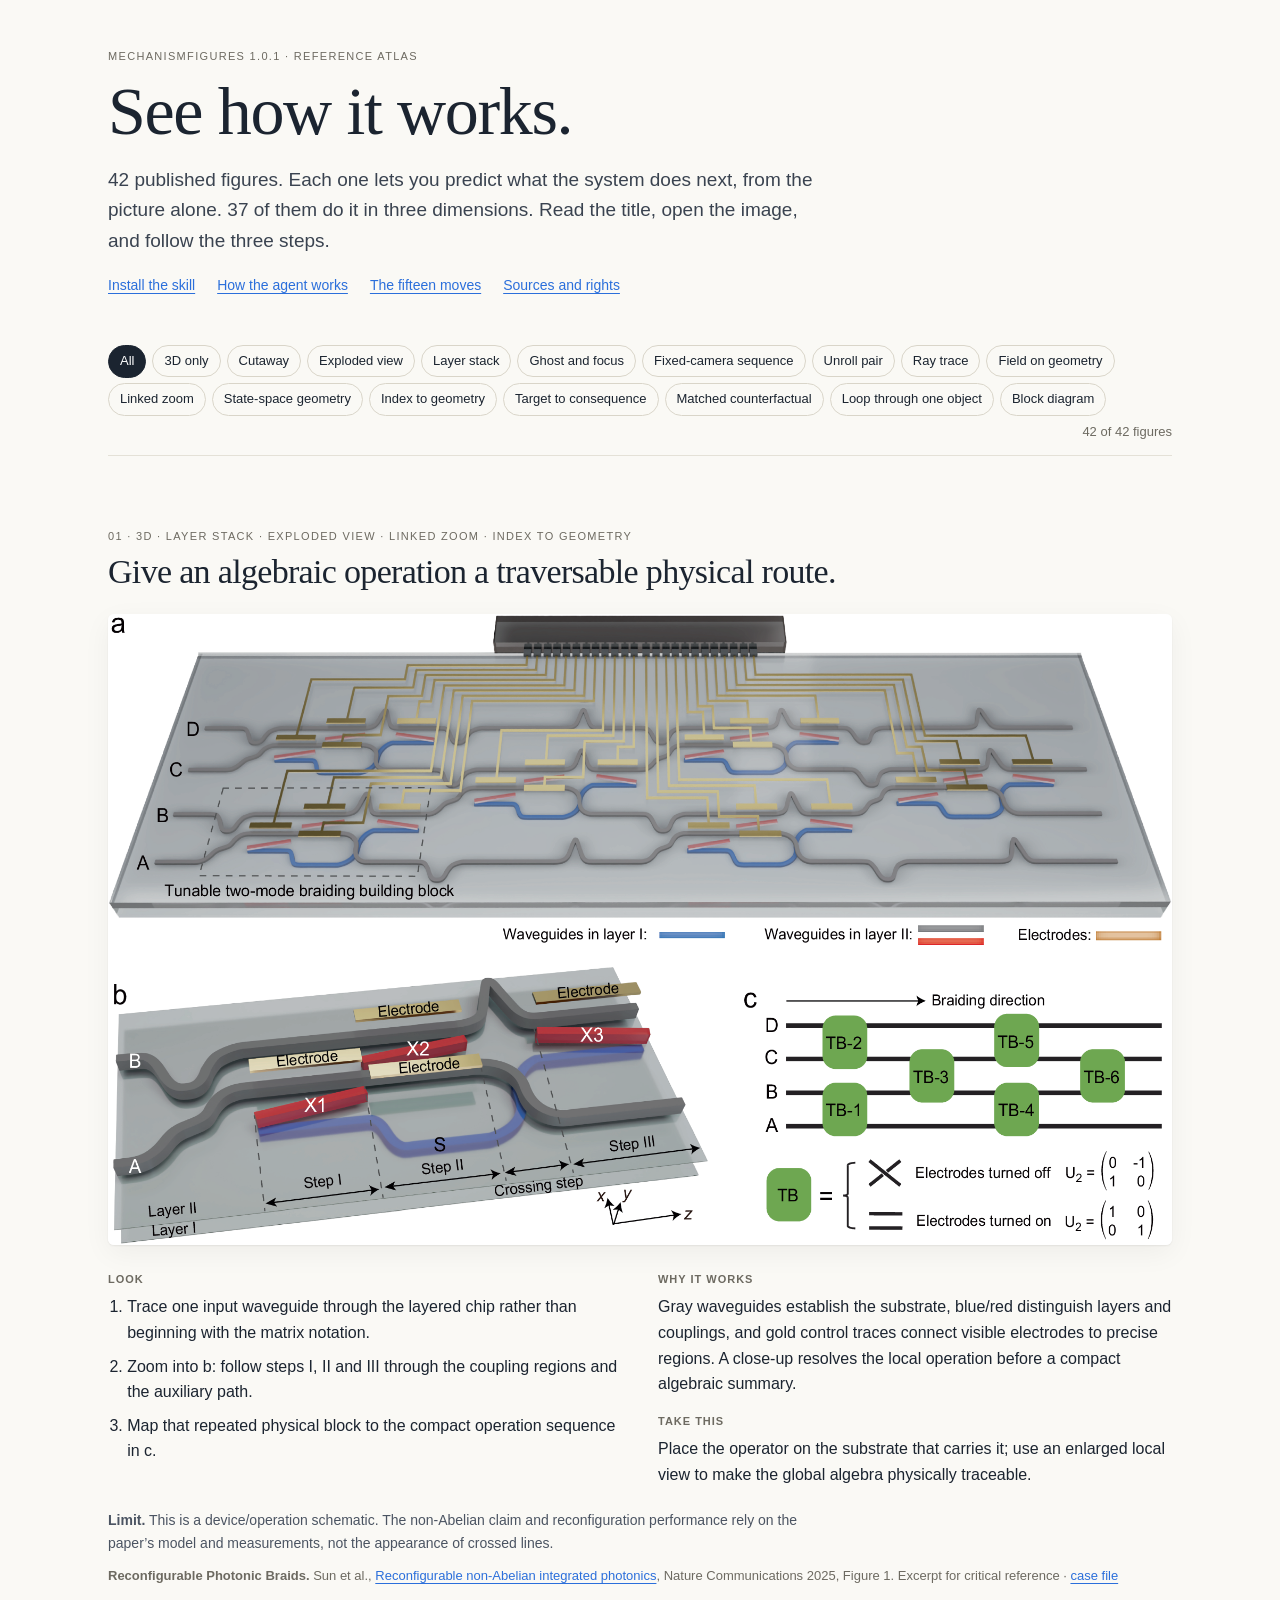
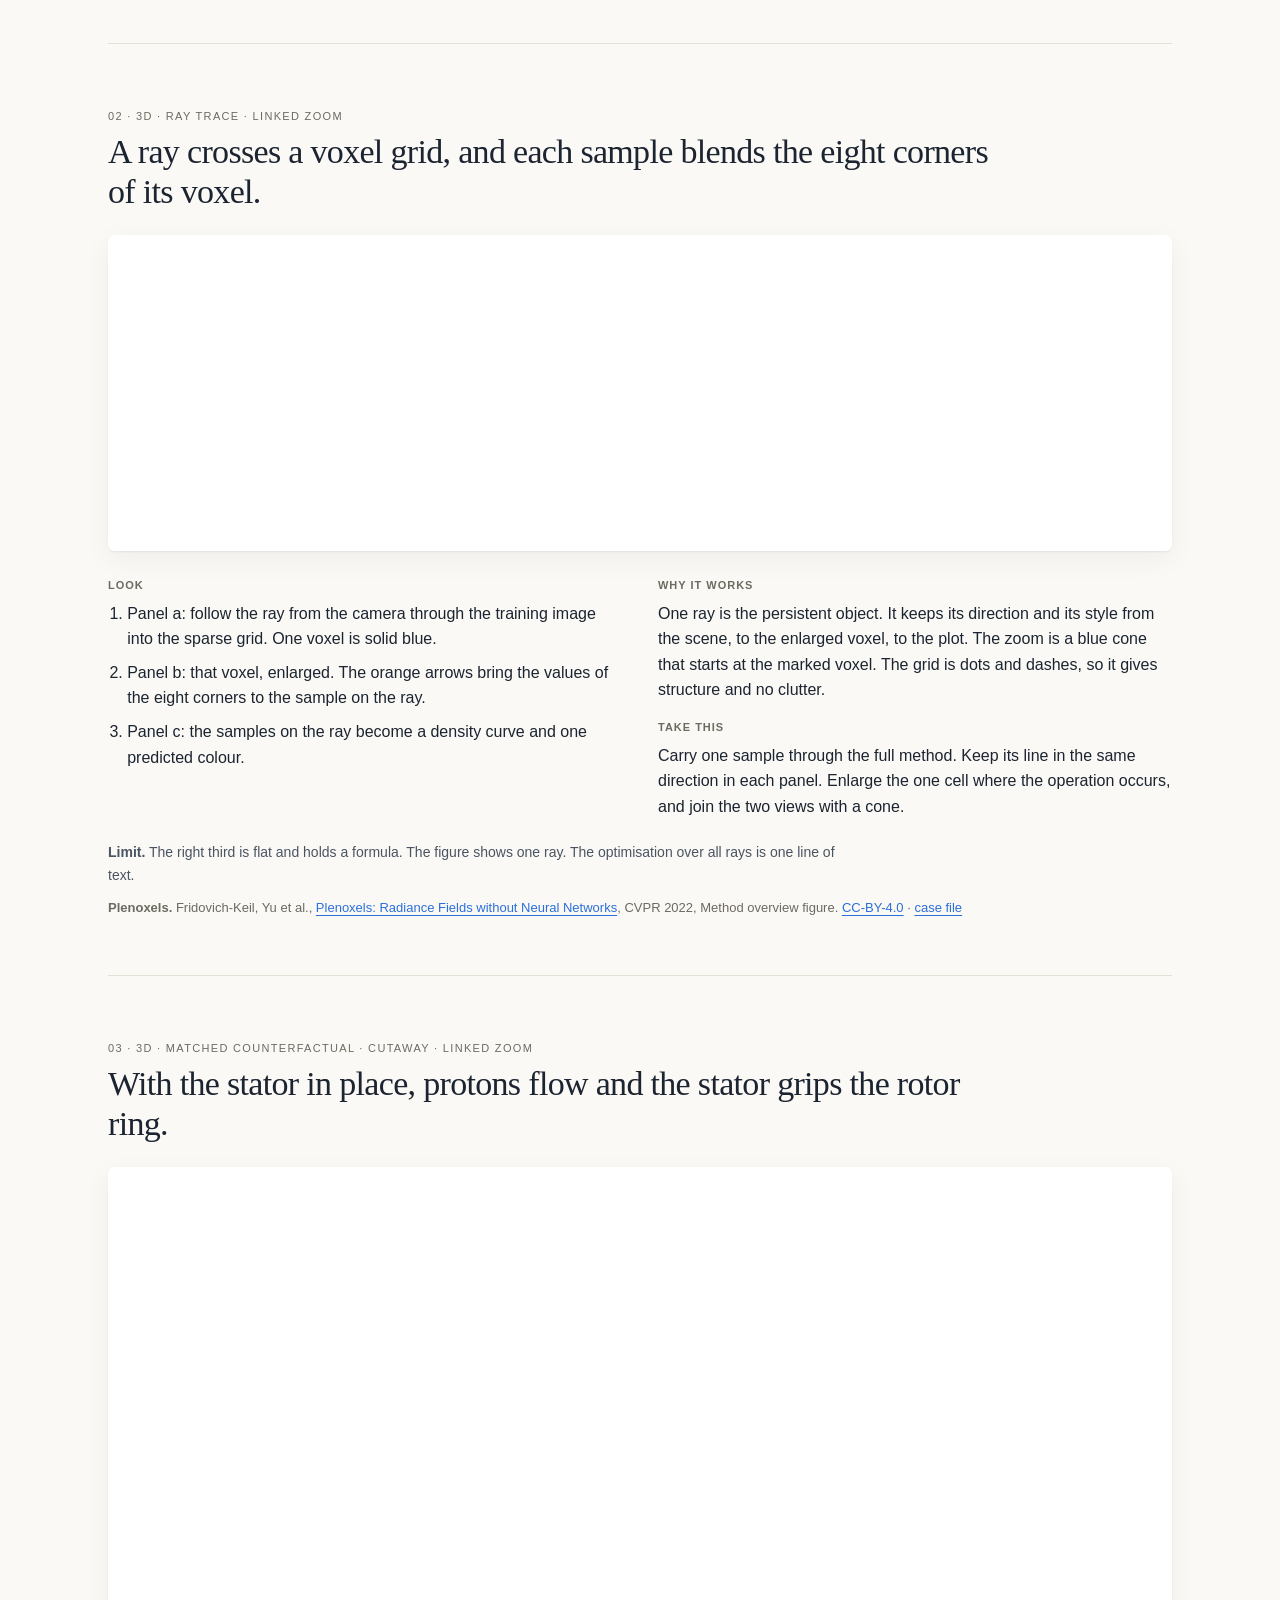
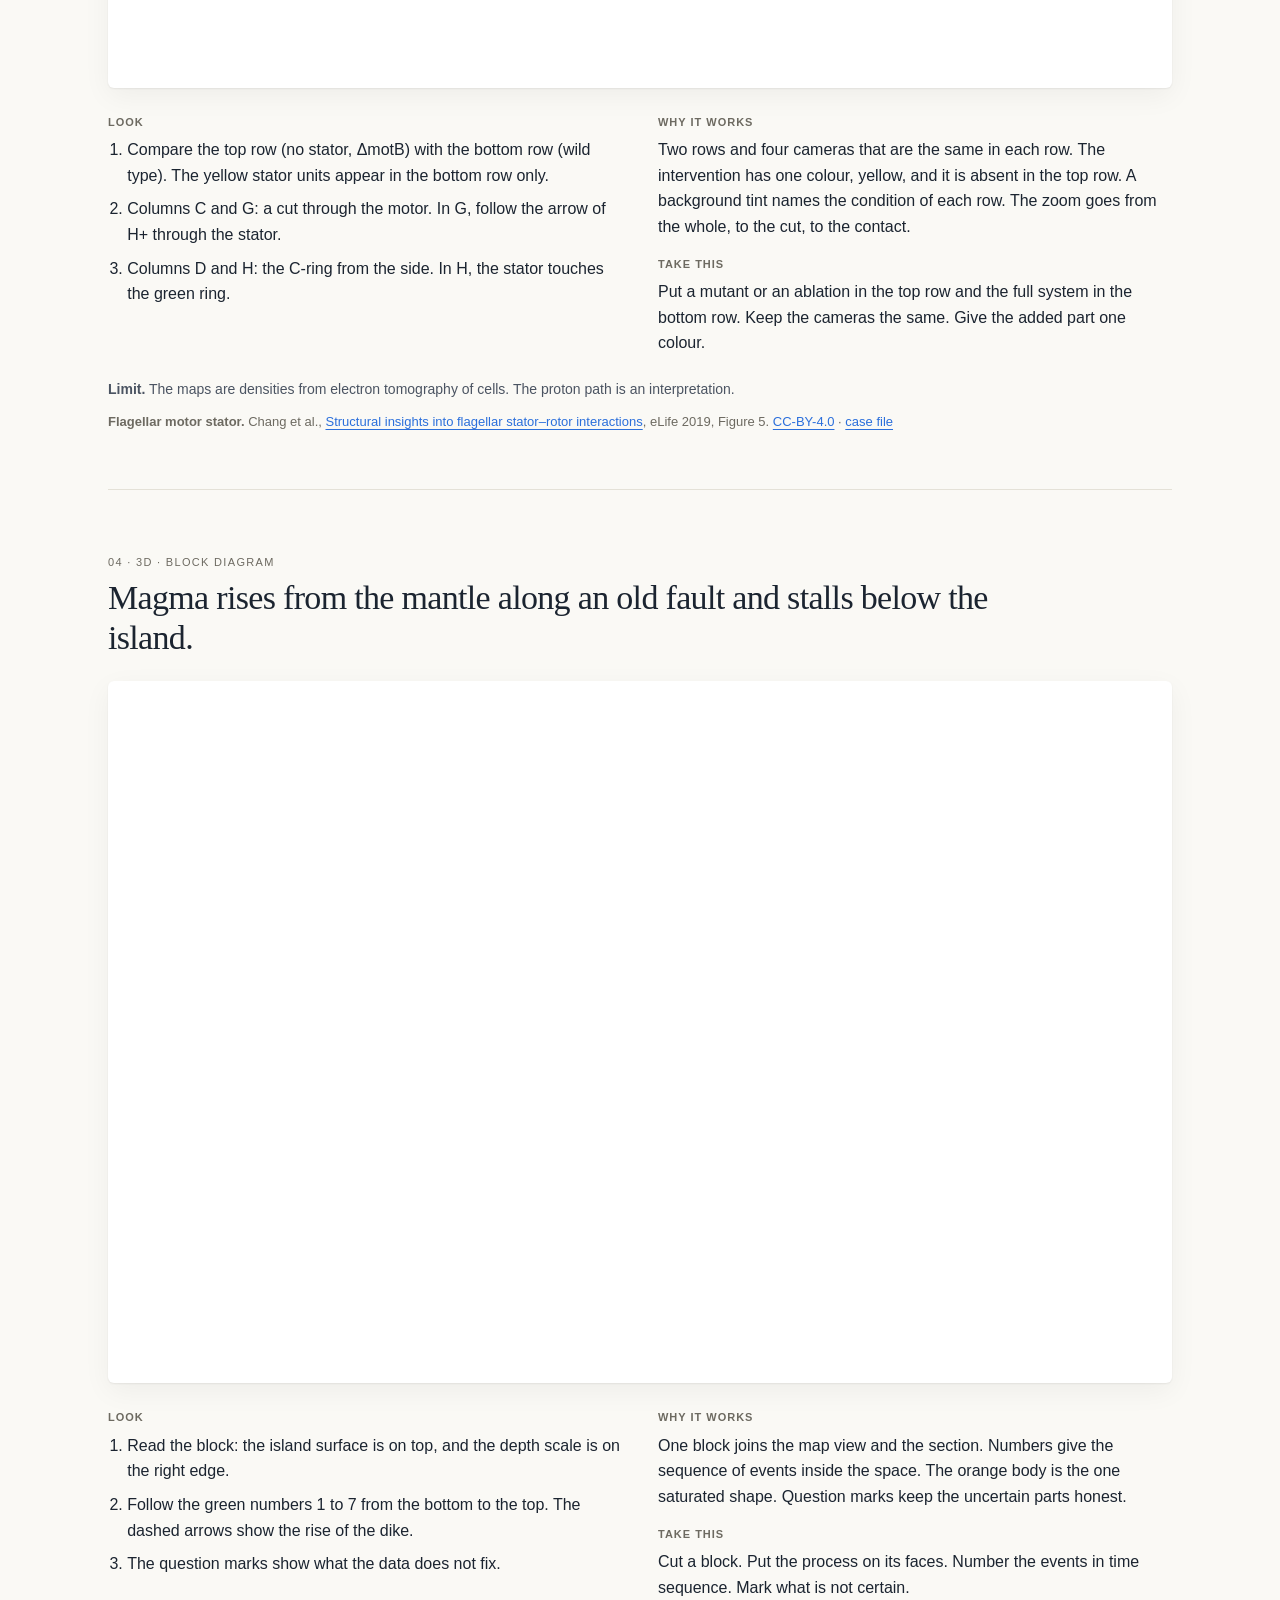
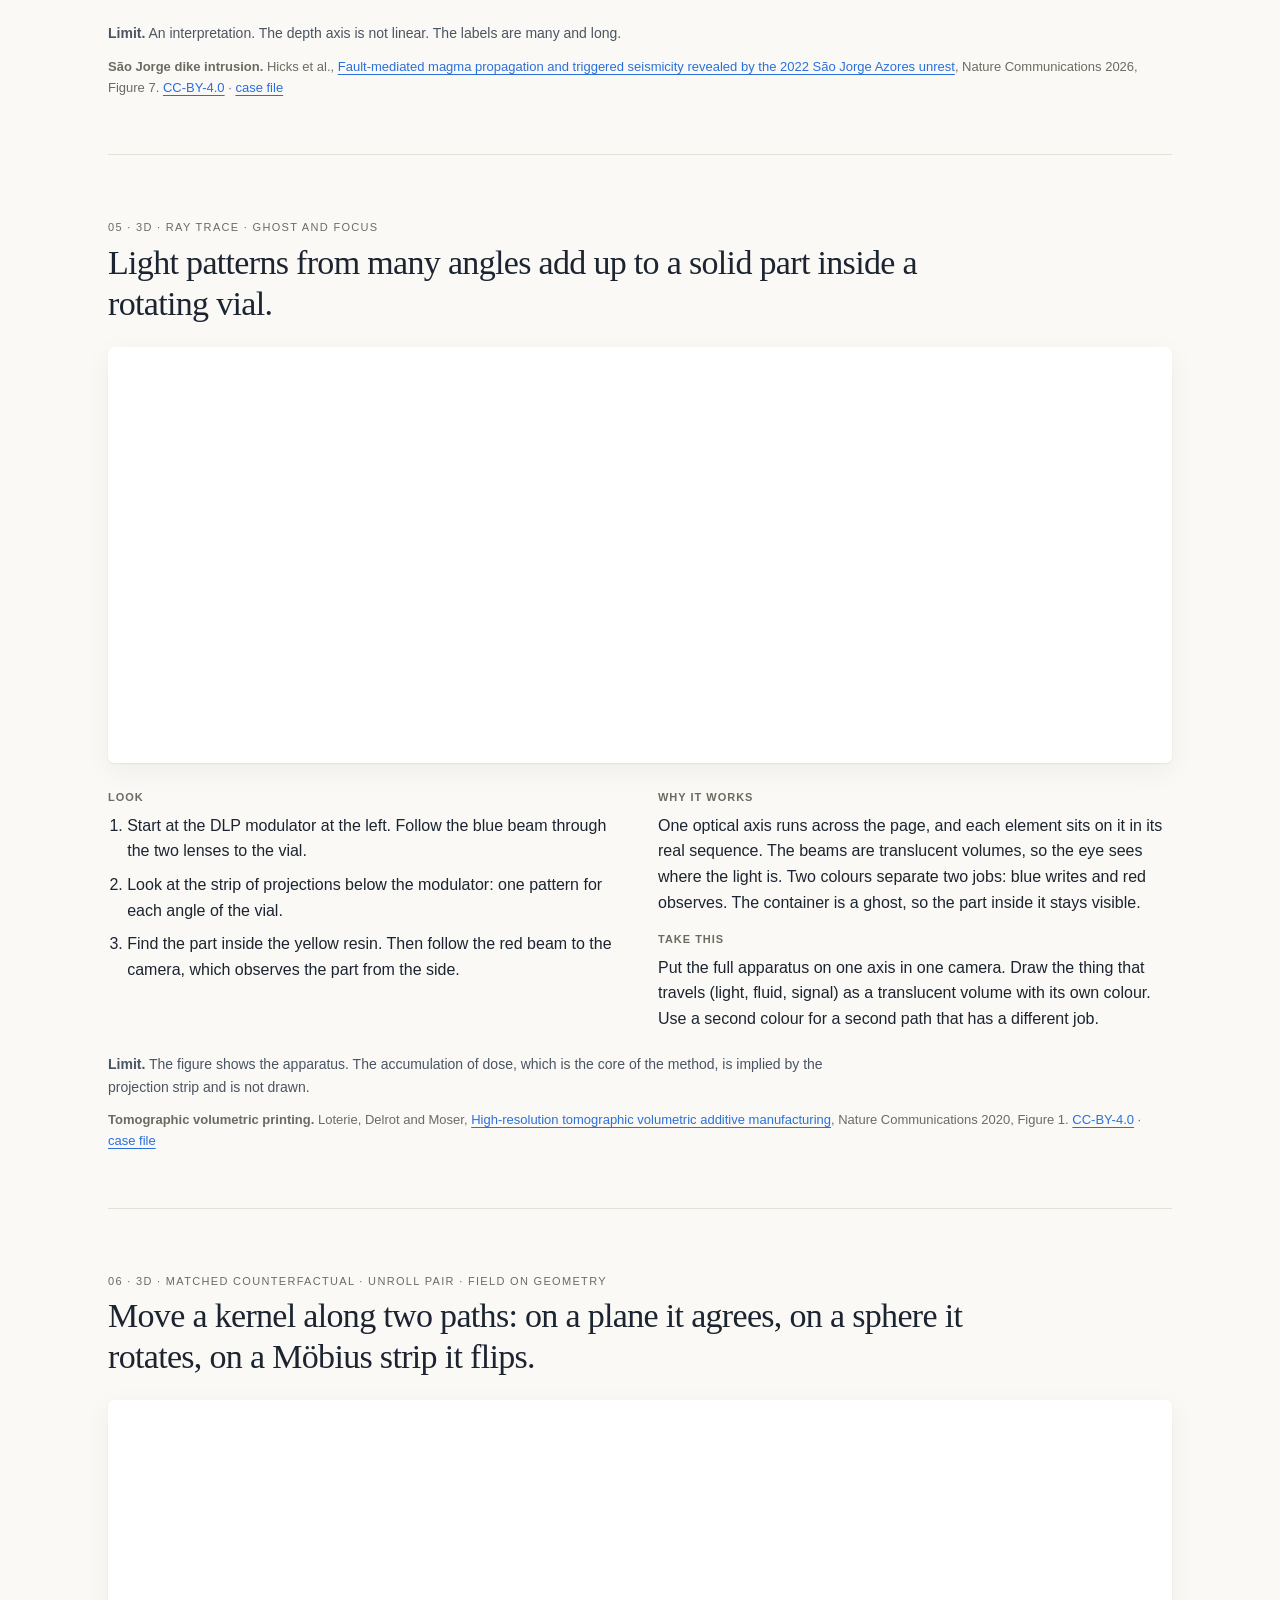
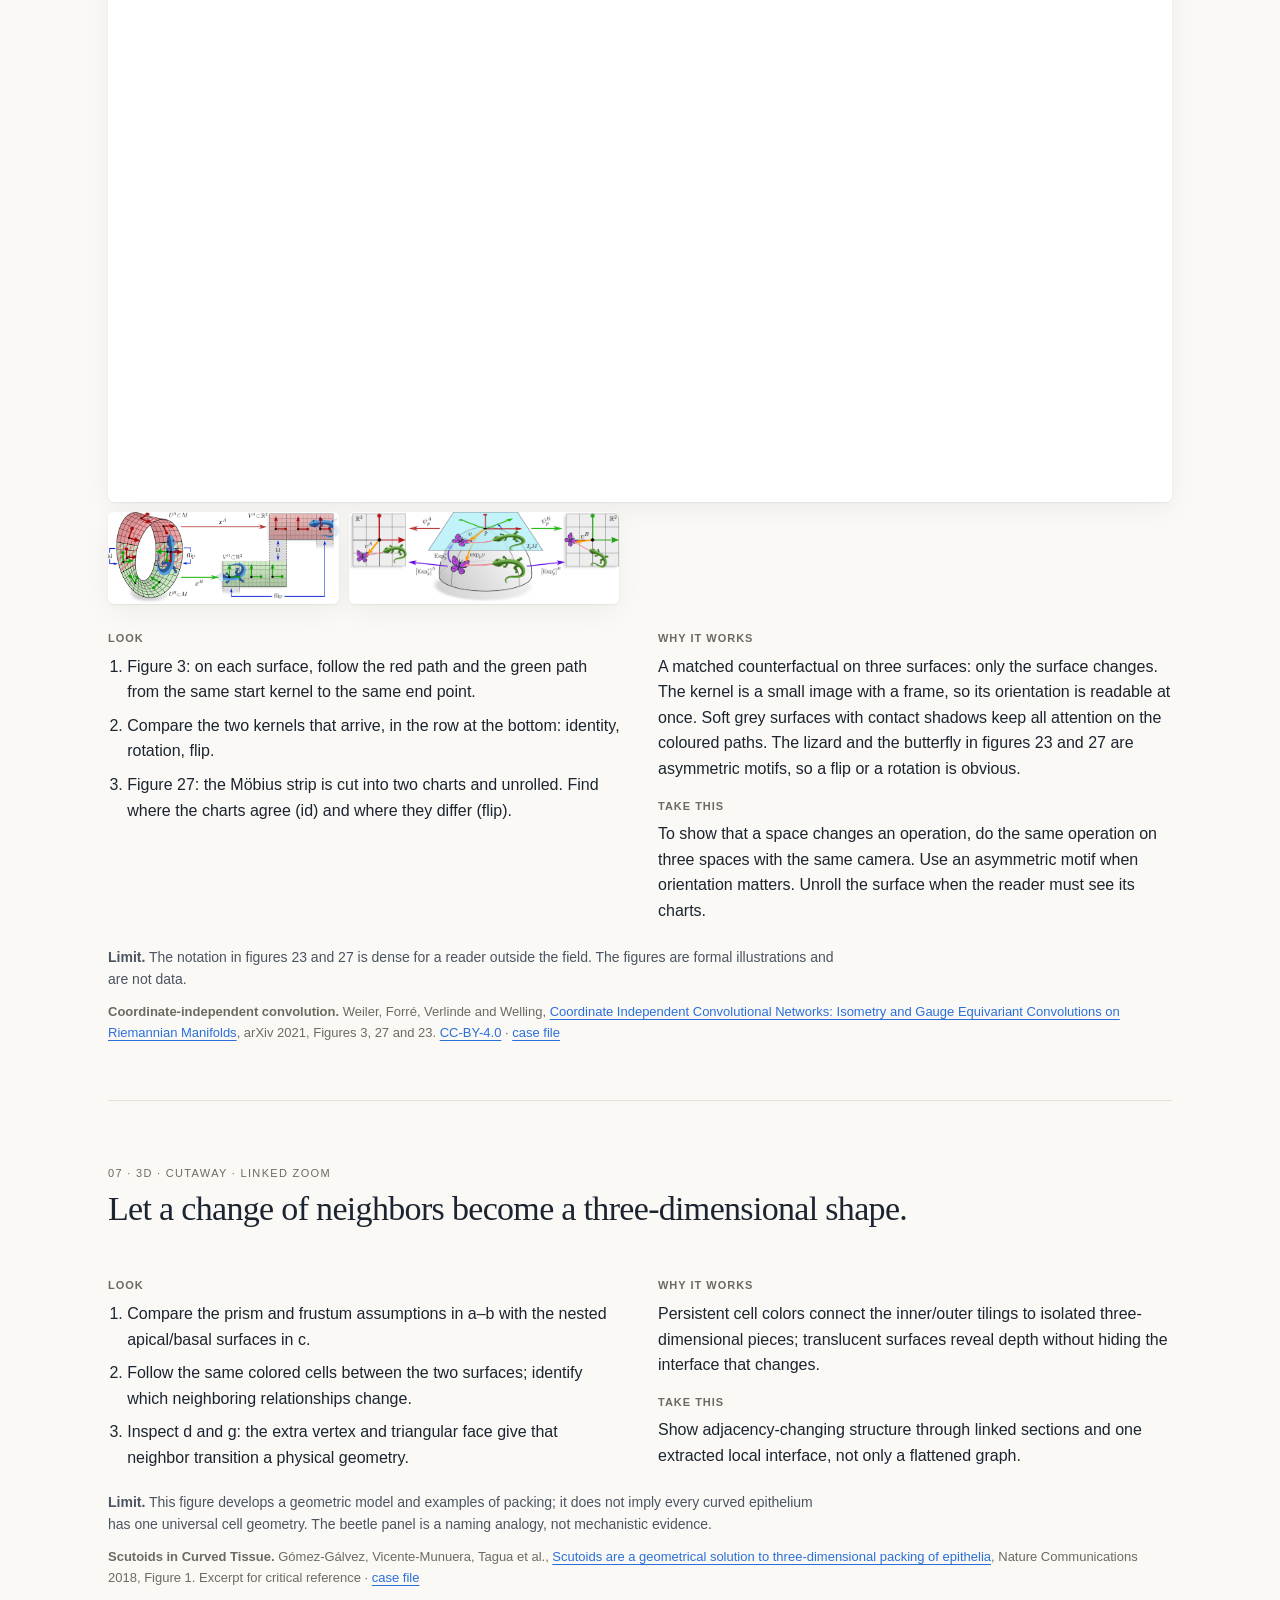
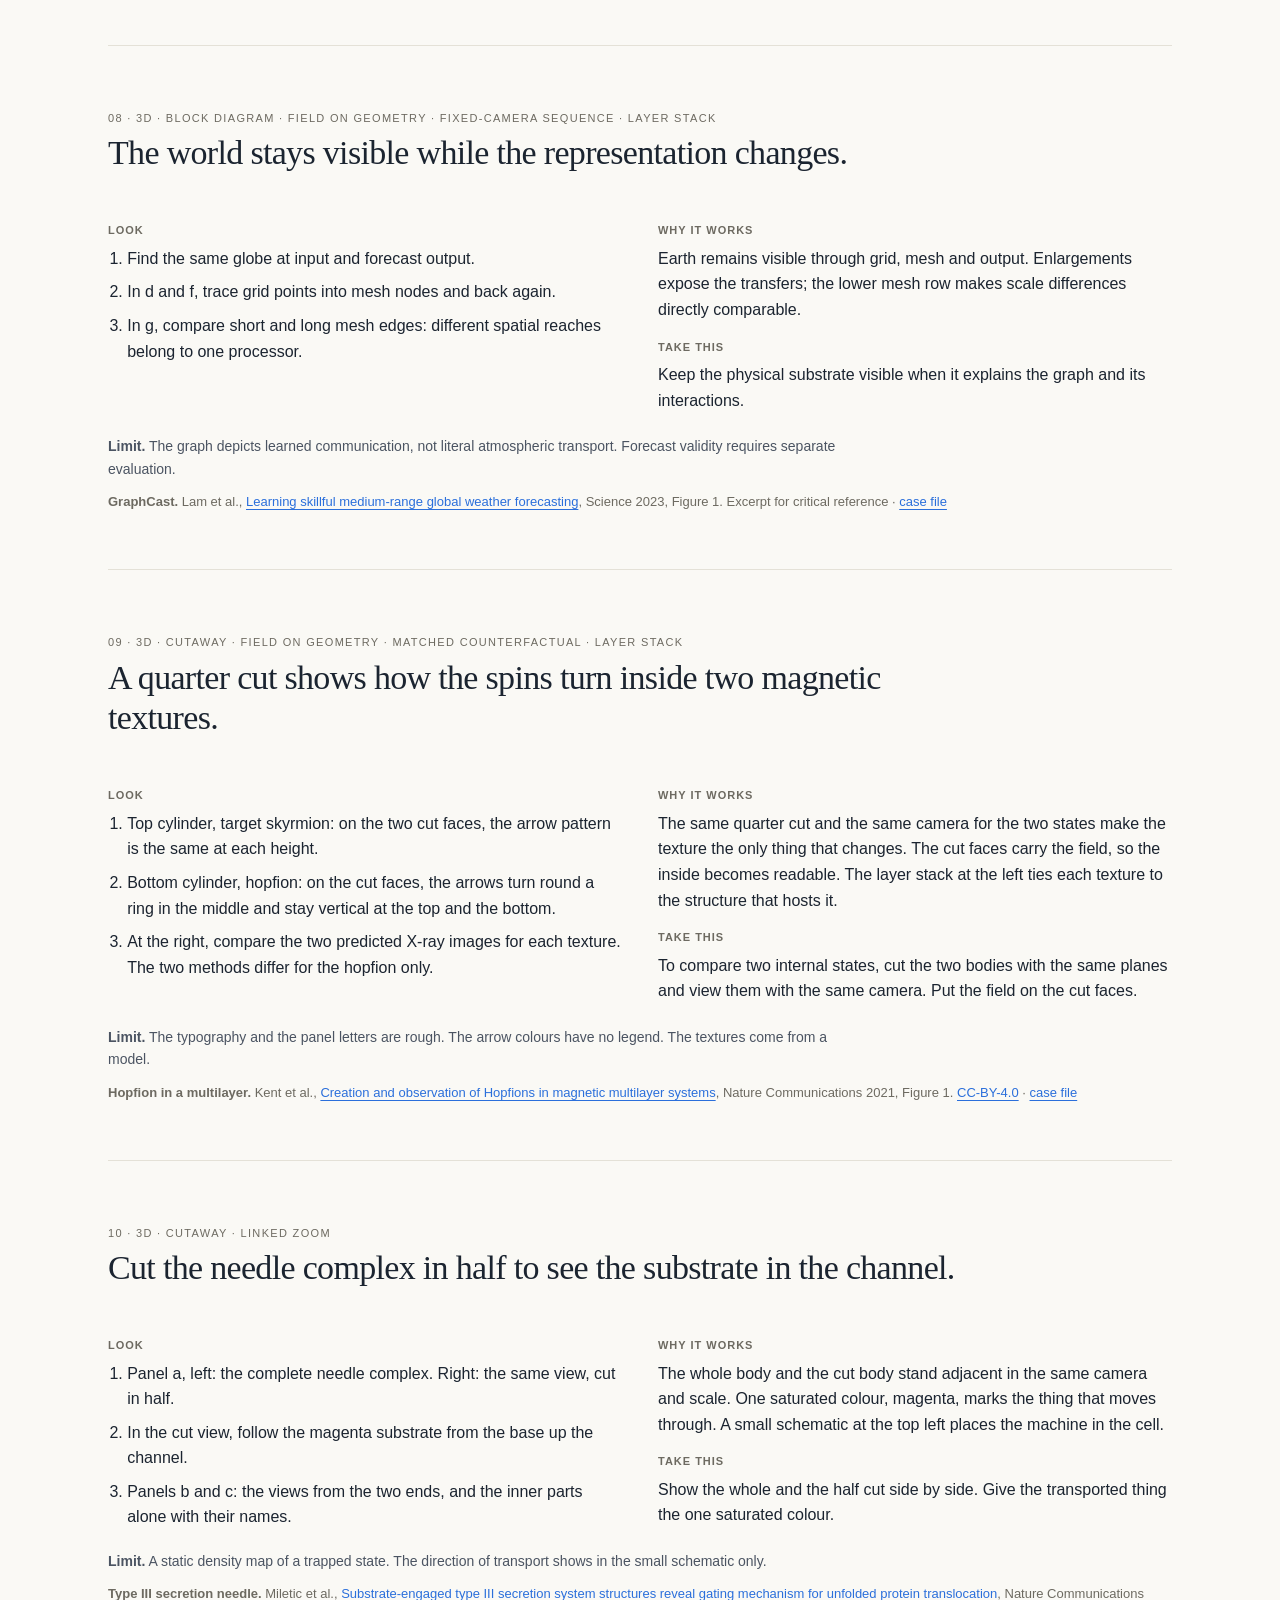
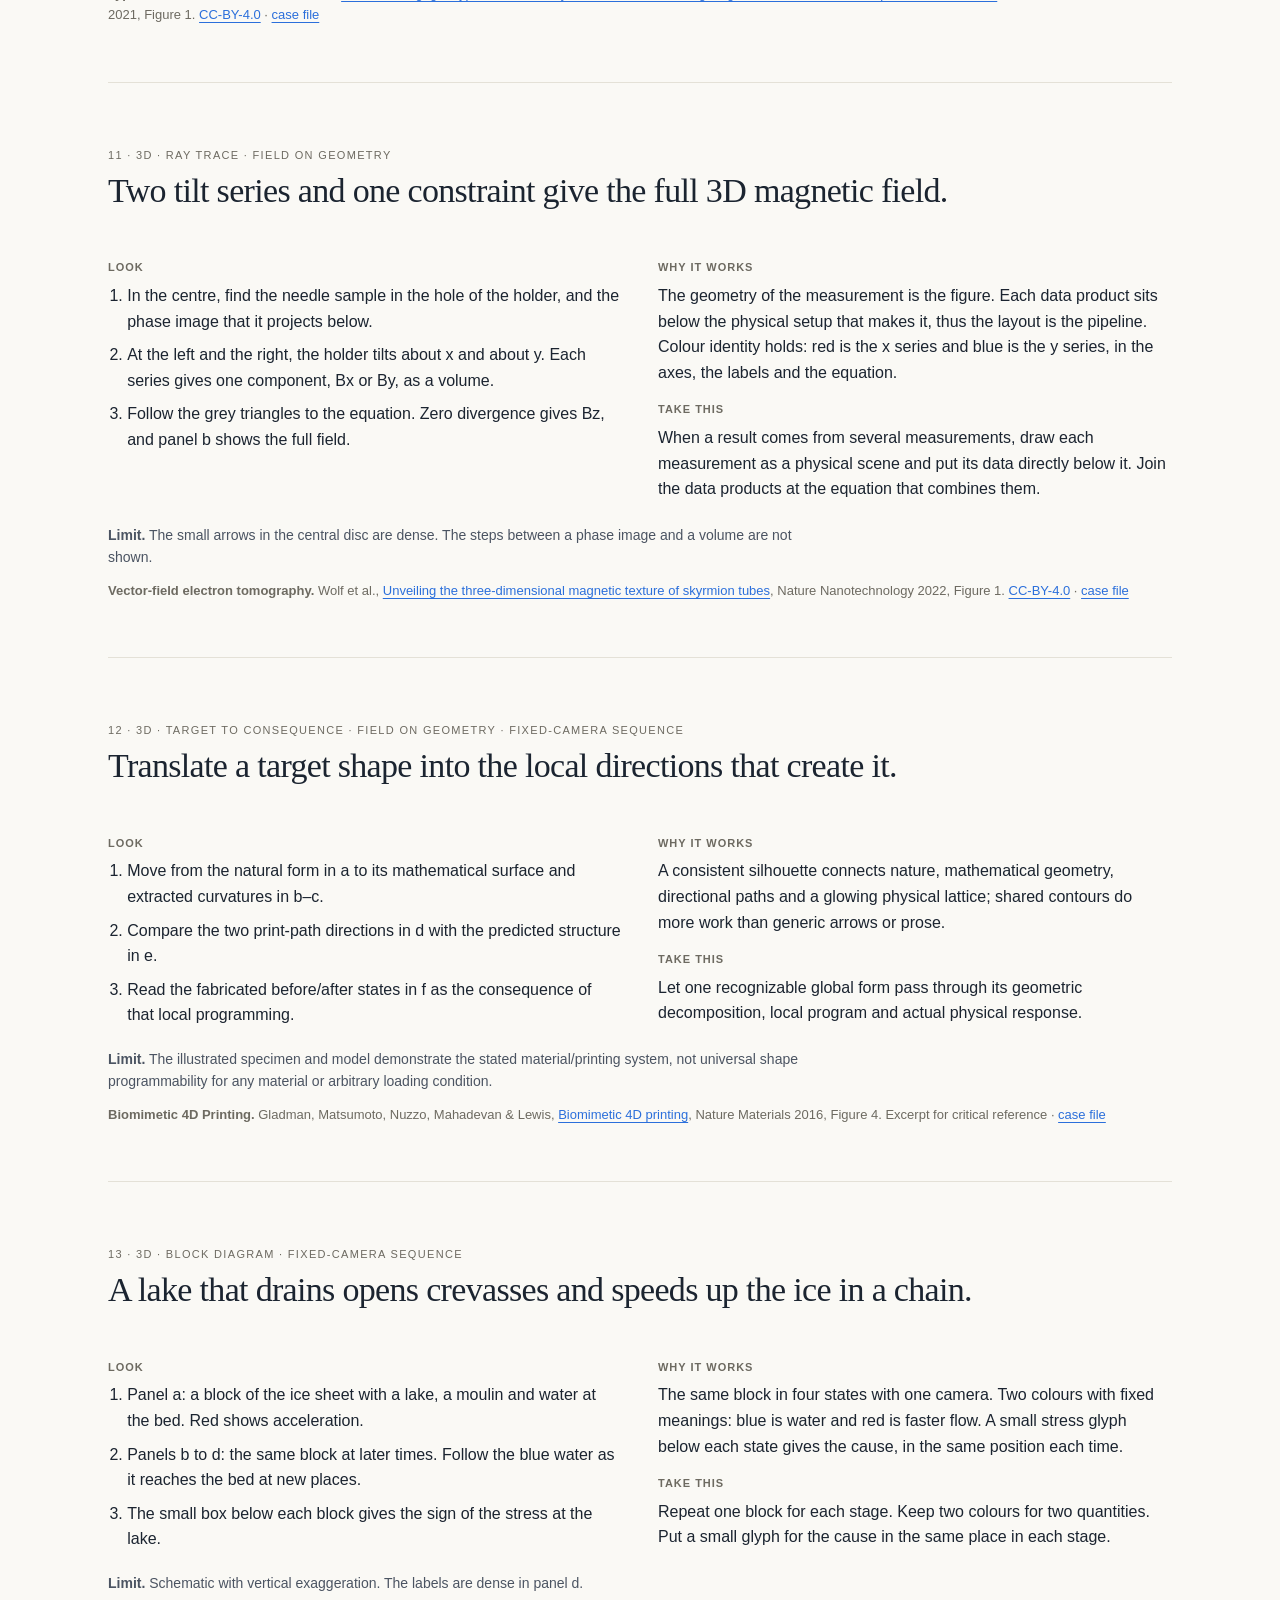
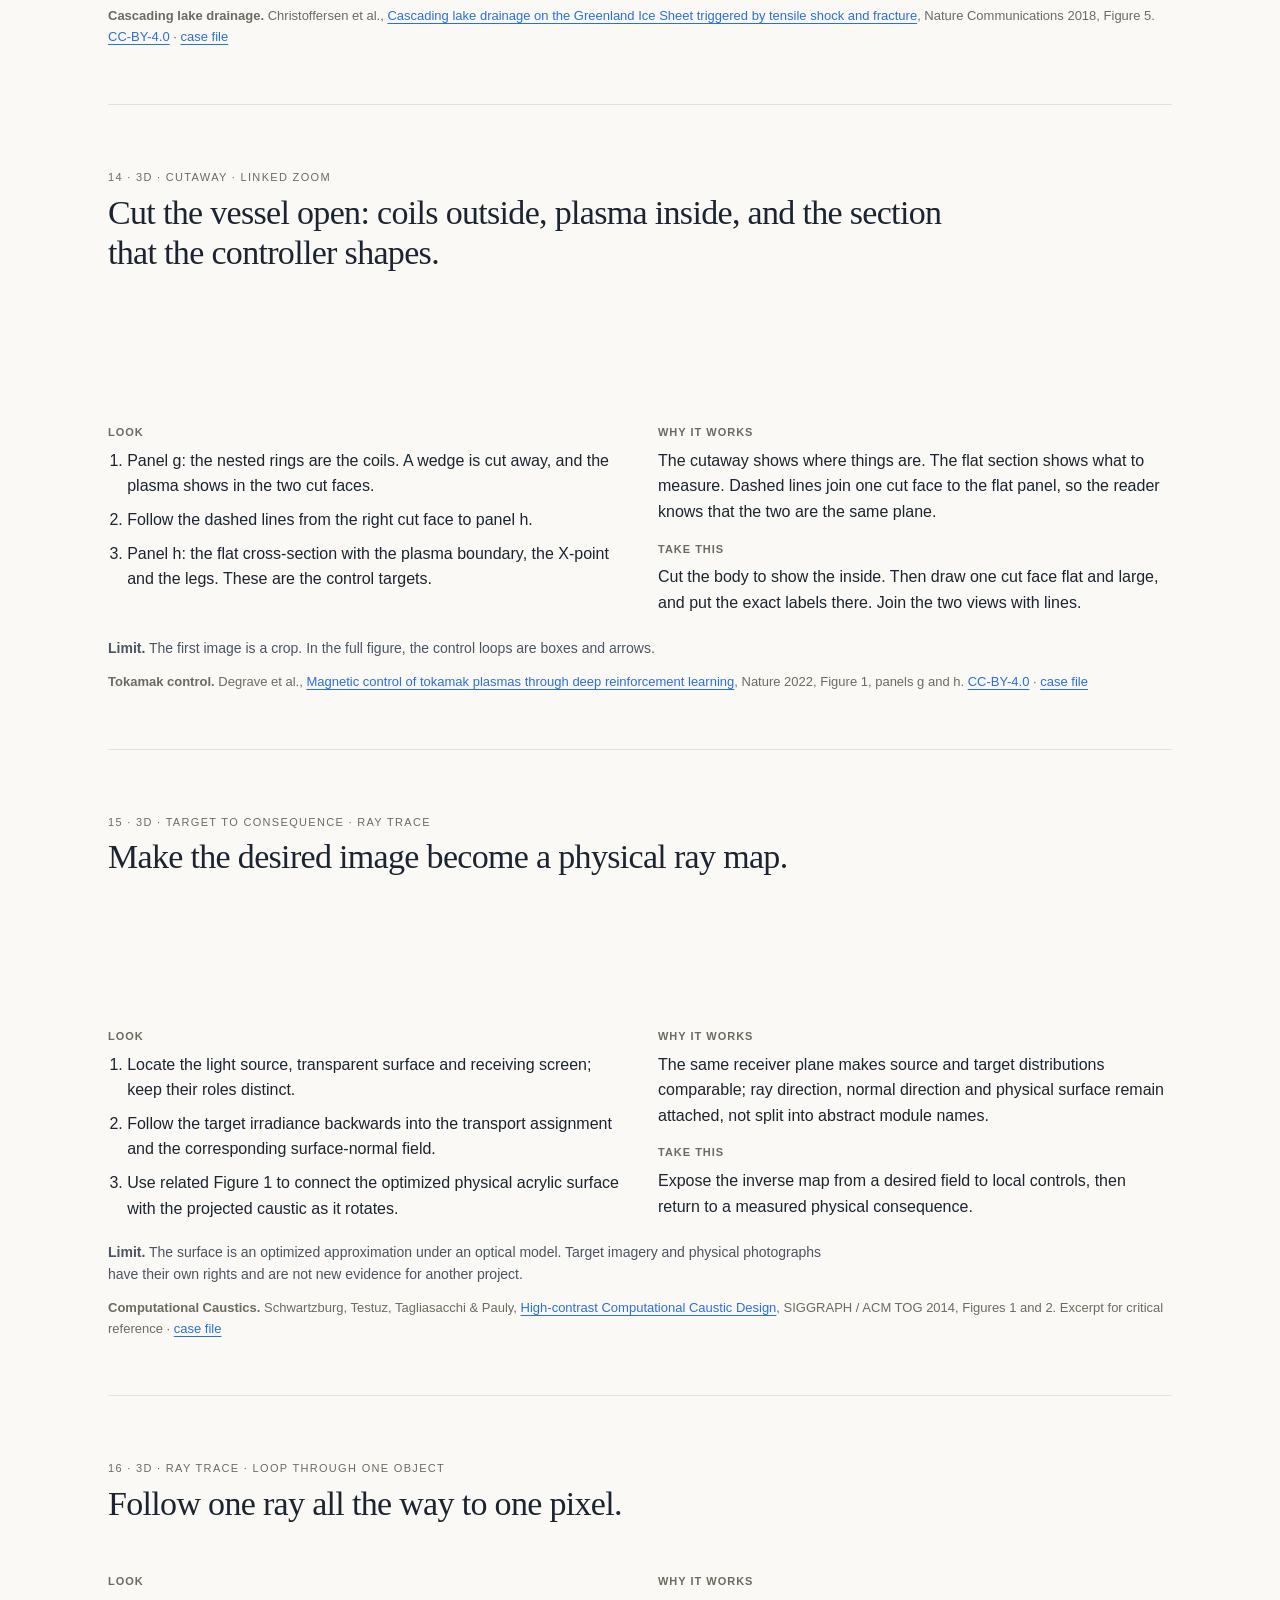
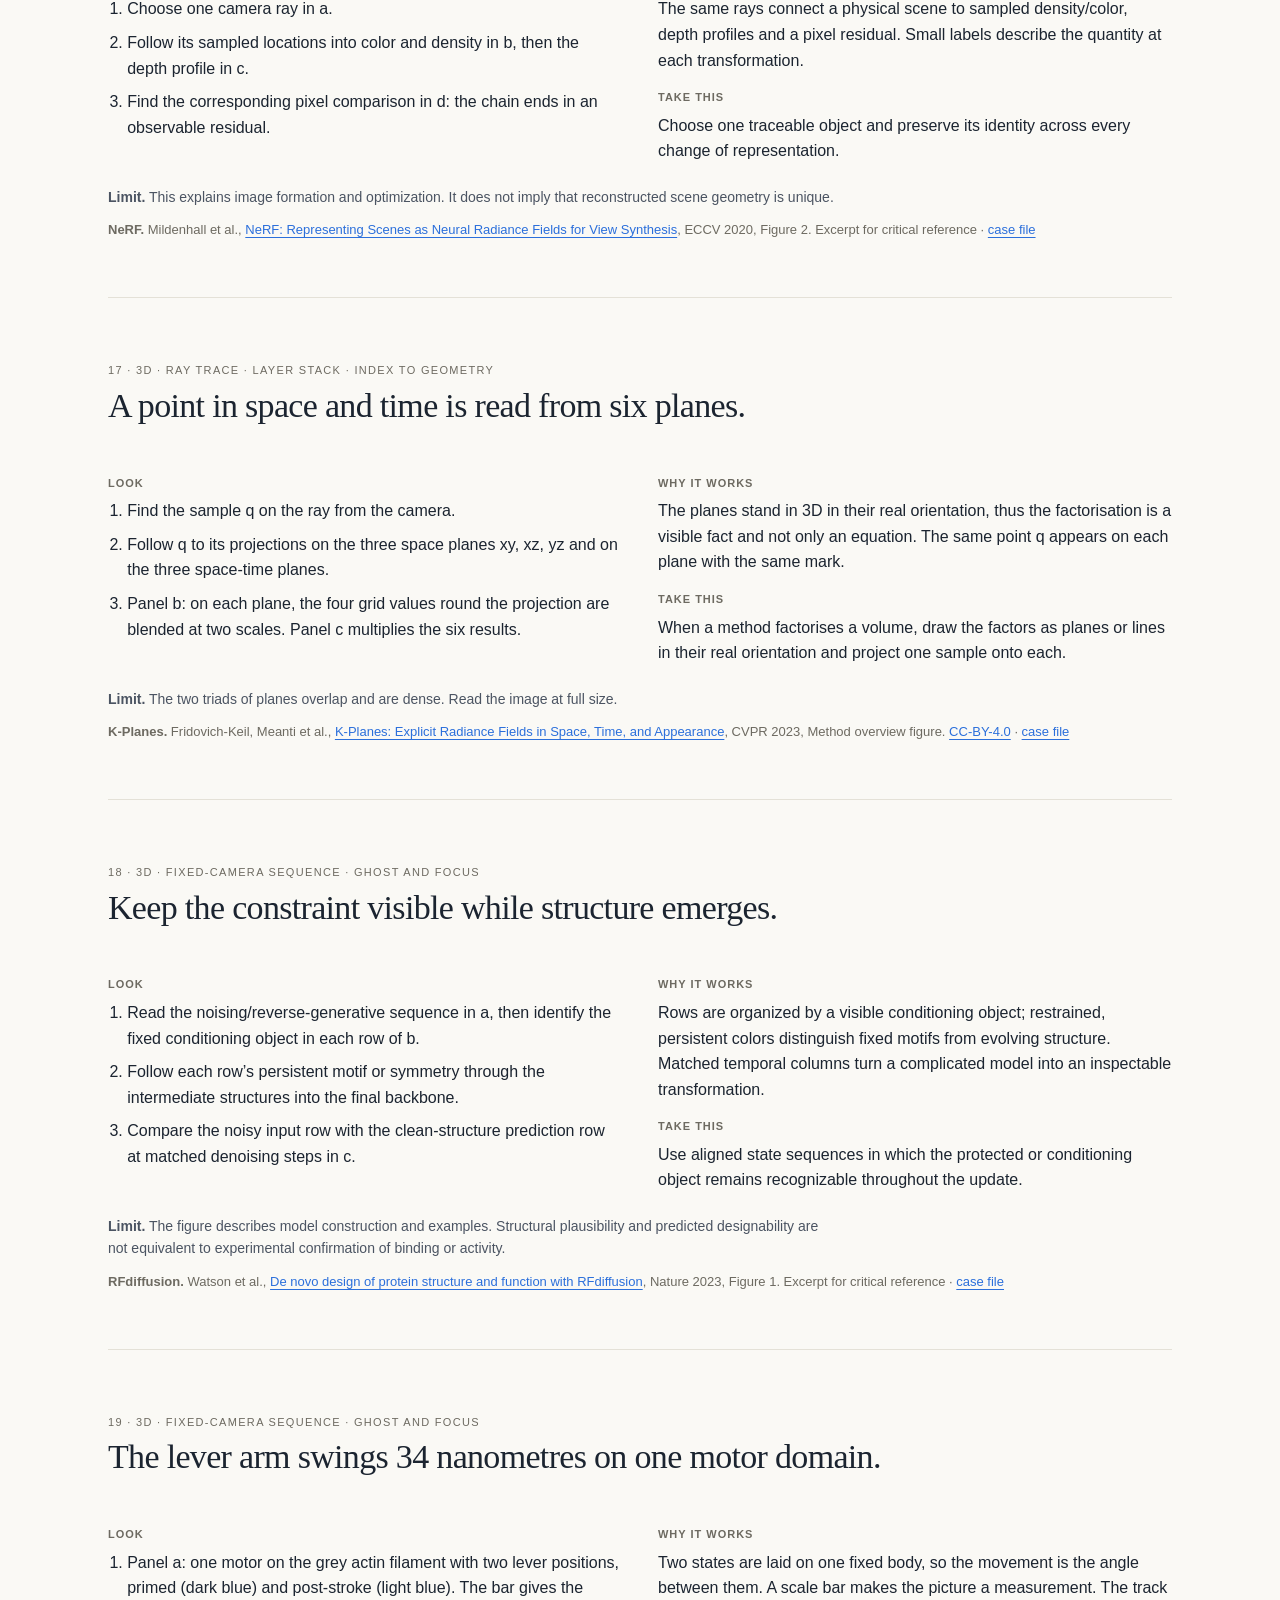
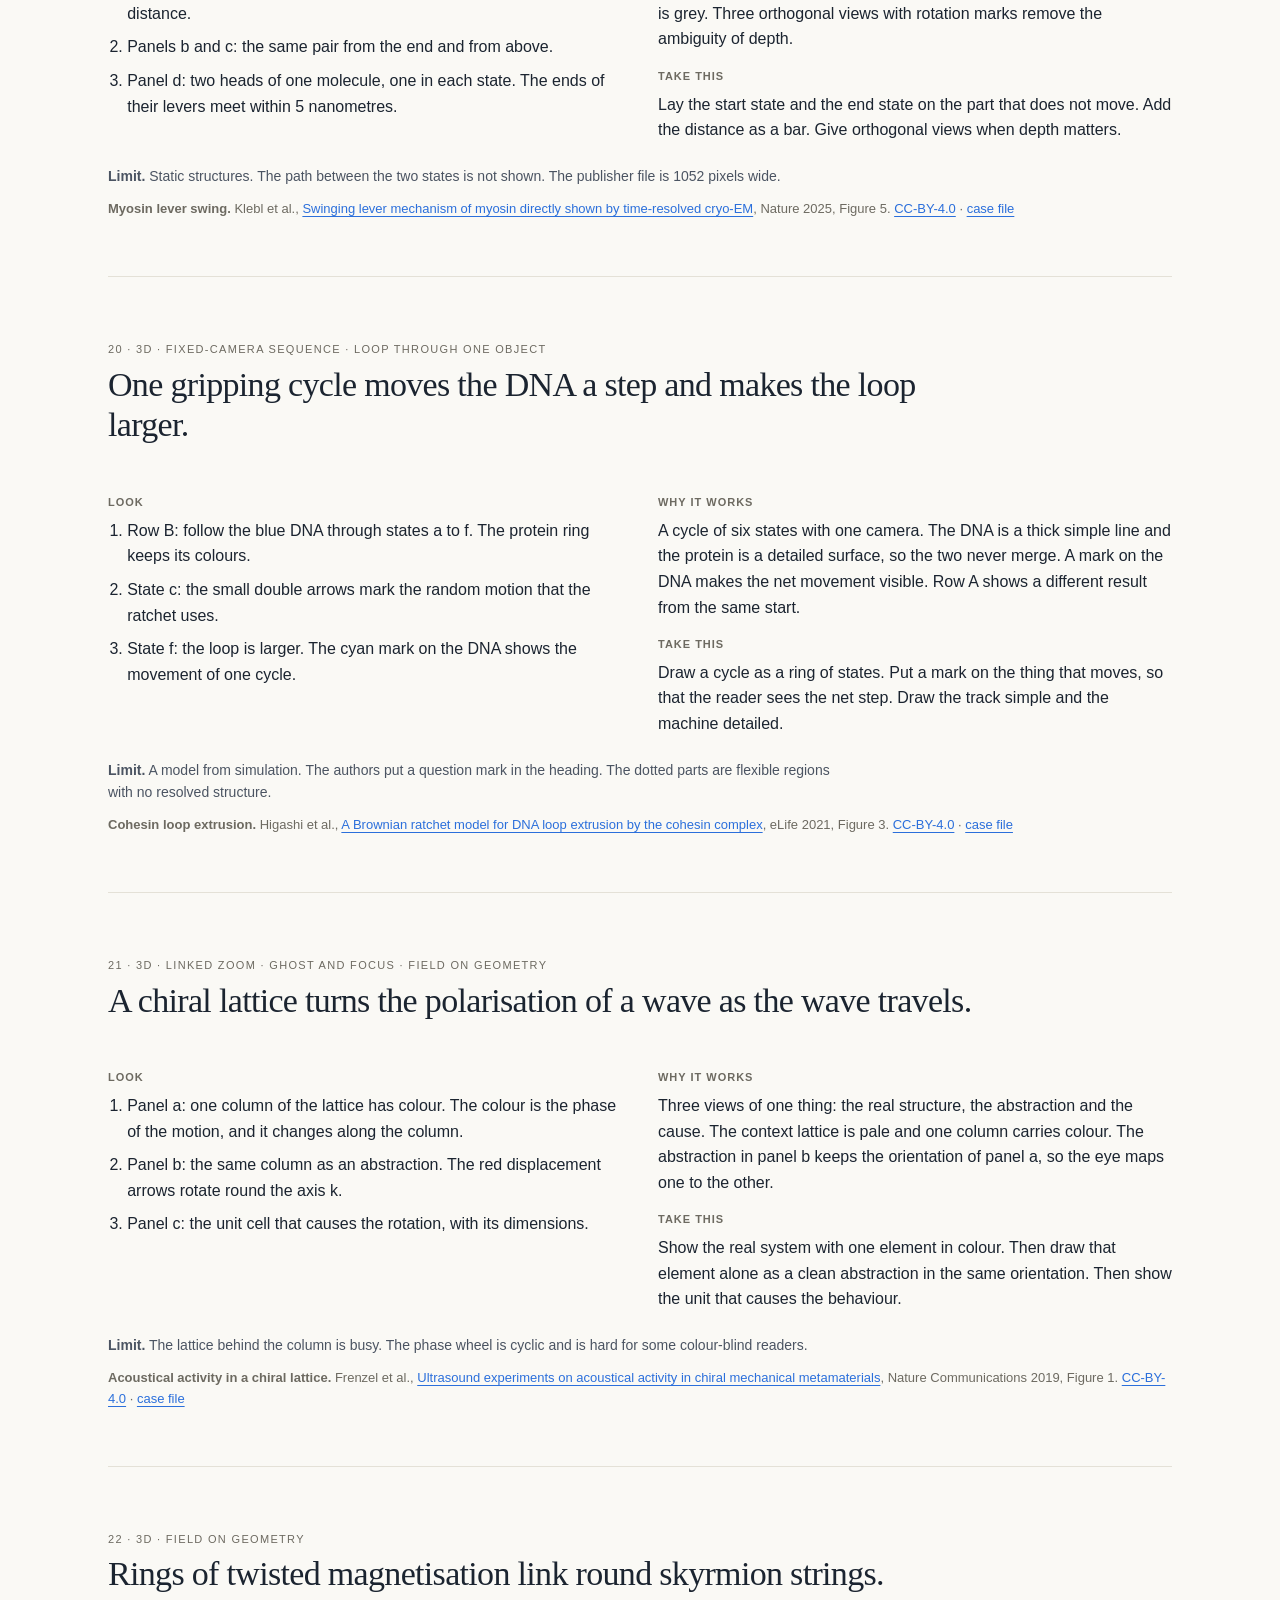
<file: index.html>
<!doctype html><html lang="en"><head><meta charset="utf-8"><meta name="viewport" content="width=device-width,initial-scale=1"><meta http-equiv="refresh" content="0;url=assets/gallery.html"><title>MechanismFigures</title></head><body><p><a href="assets/gallery.html">Open the visual calibration gallery</a></p><p><a href="https://github.com/KumarNavish/MechanismFigures">Installation and skill workflow</a></p></body></html>
</file>
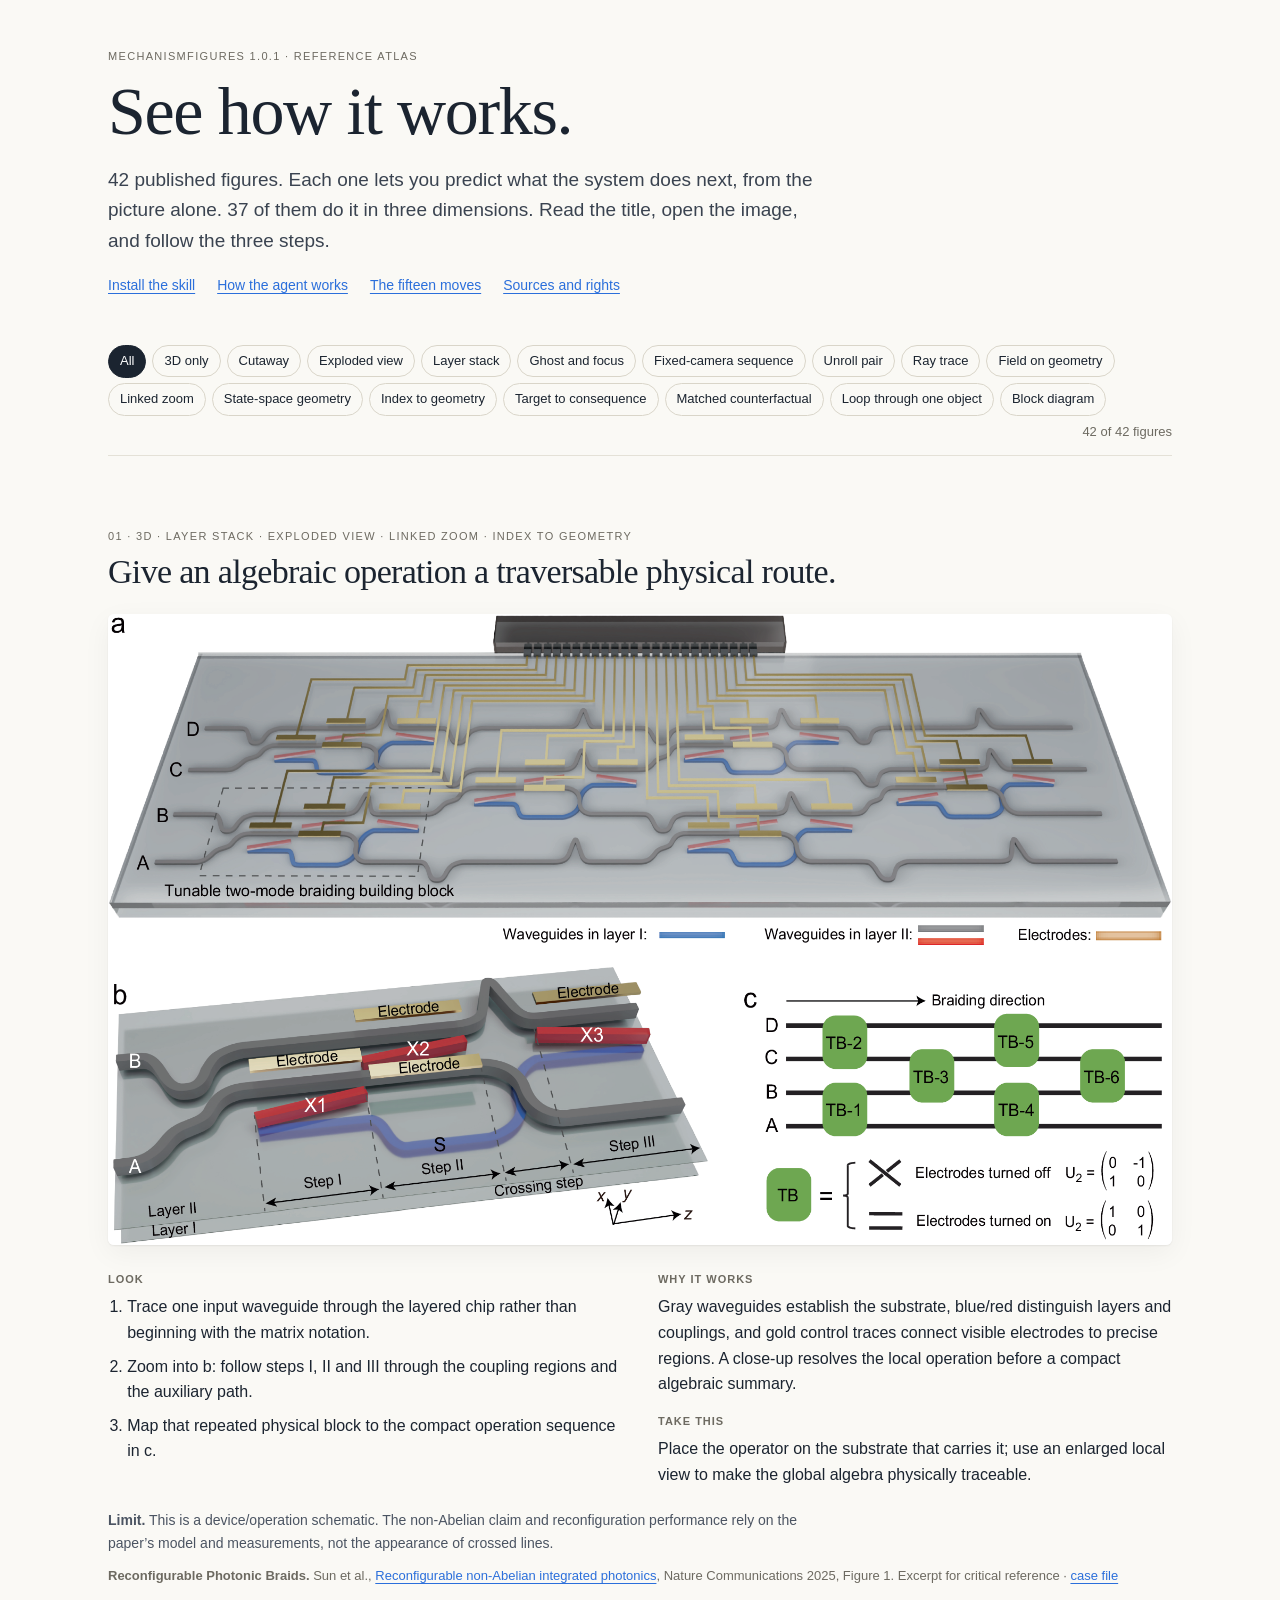
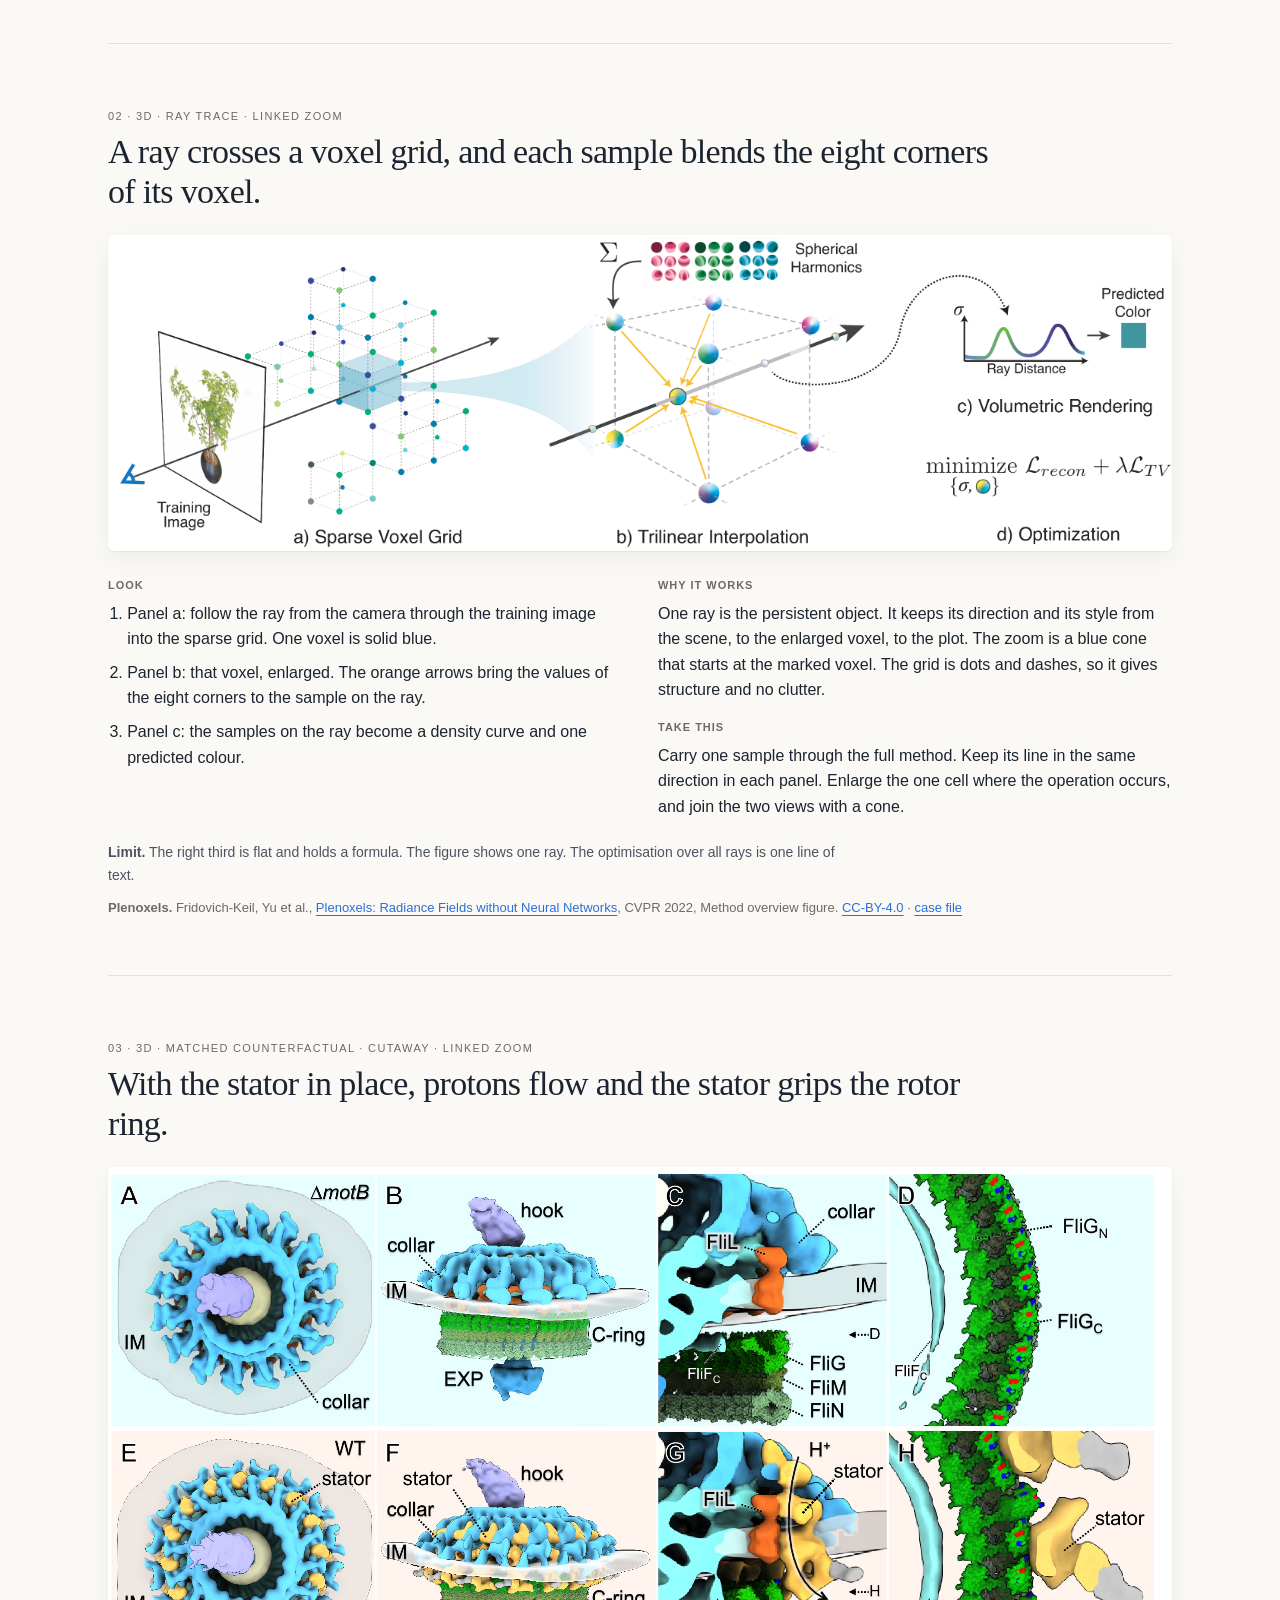
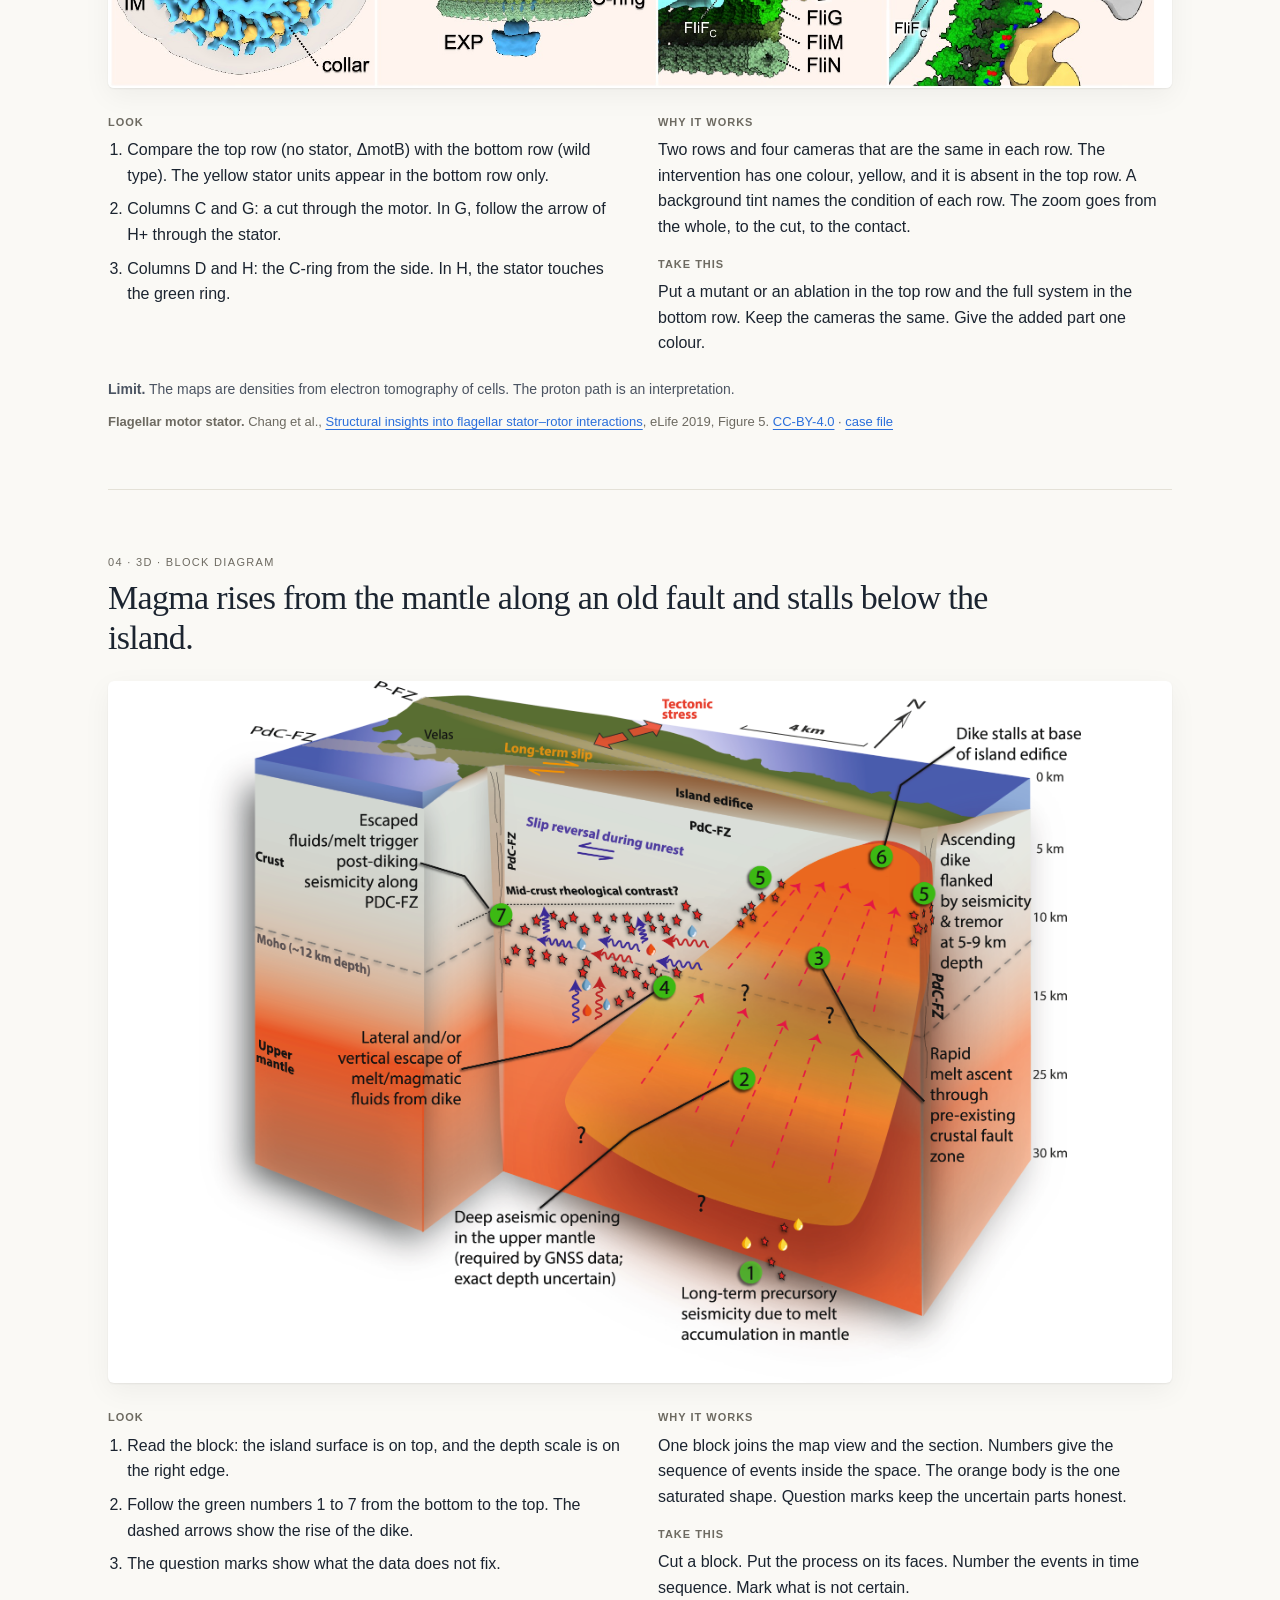
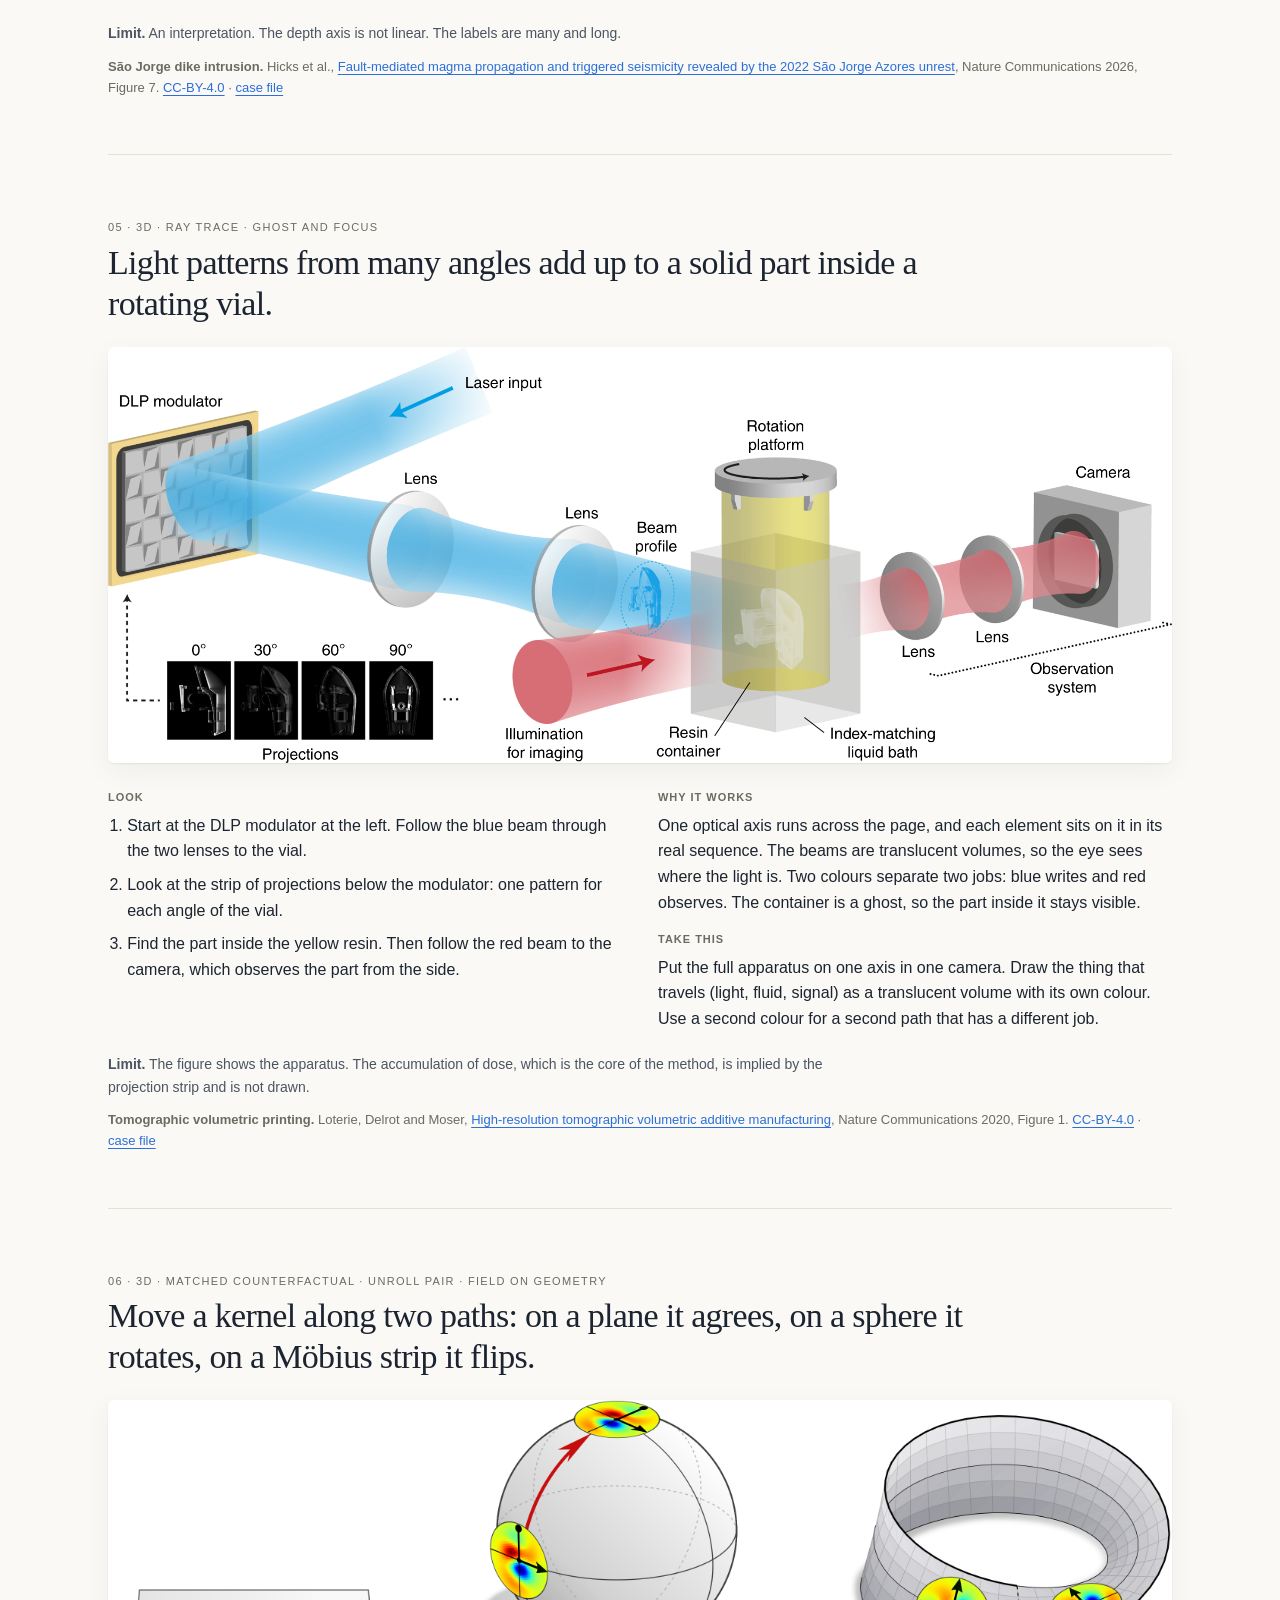
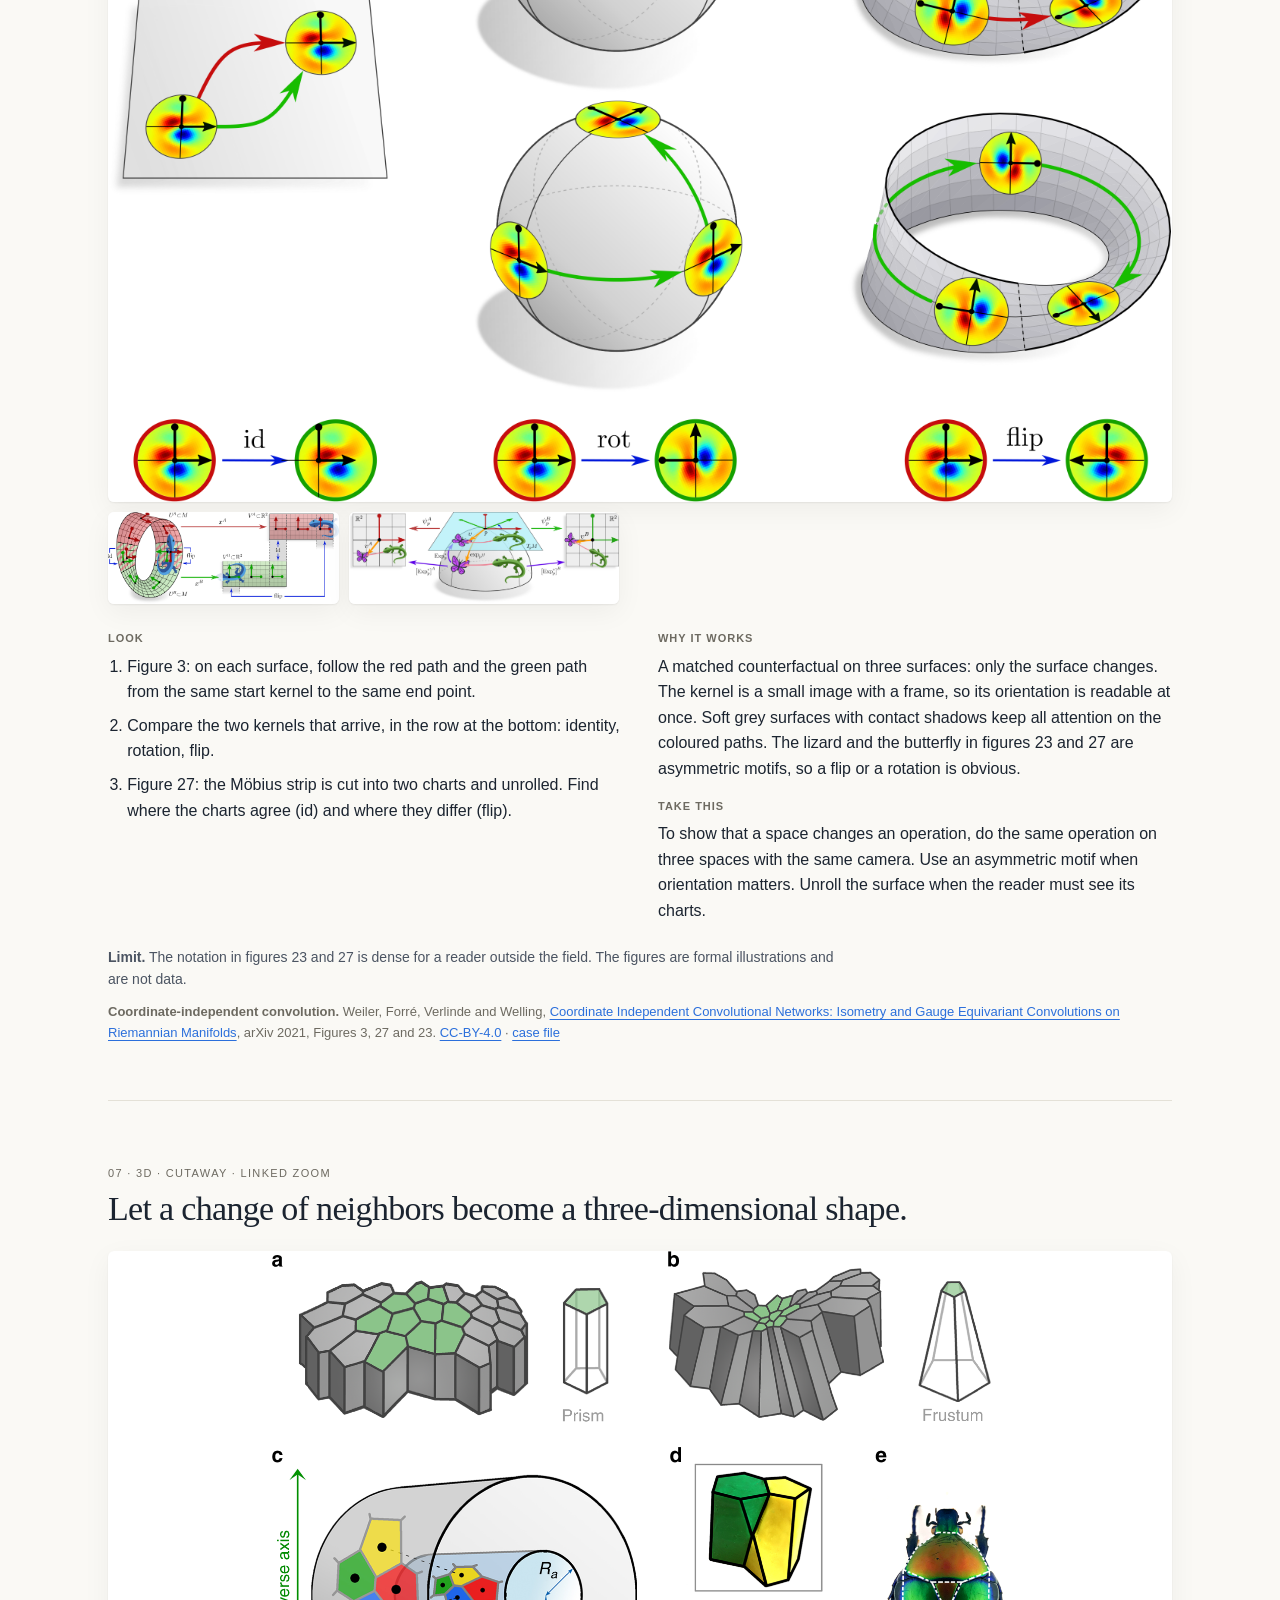
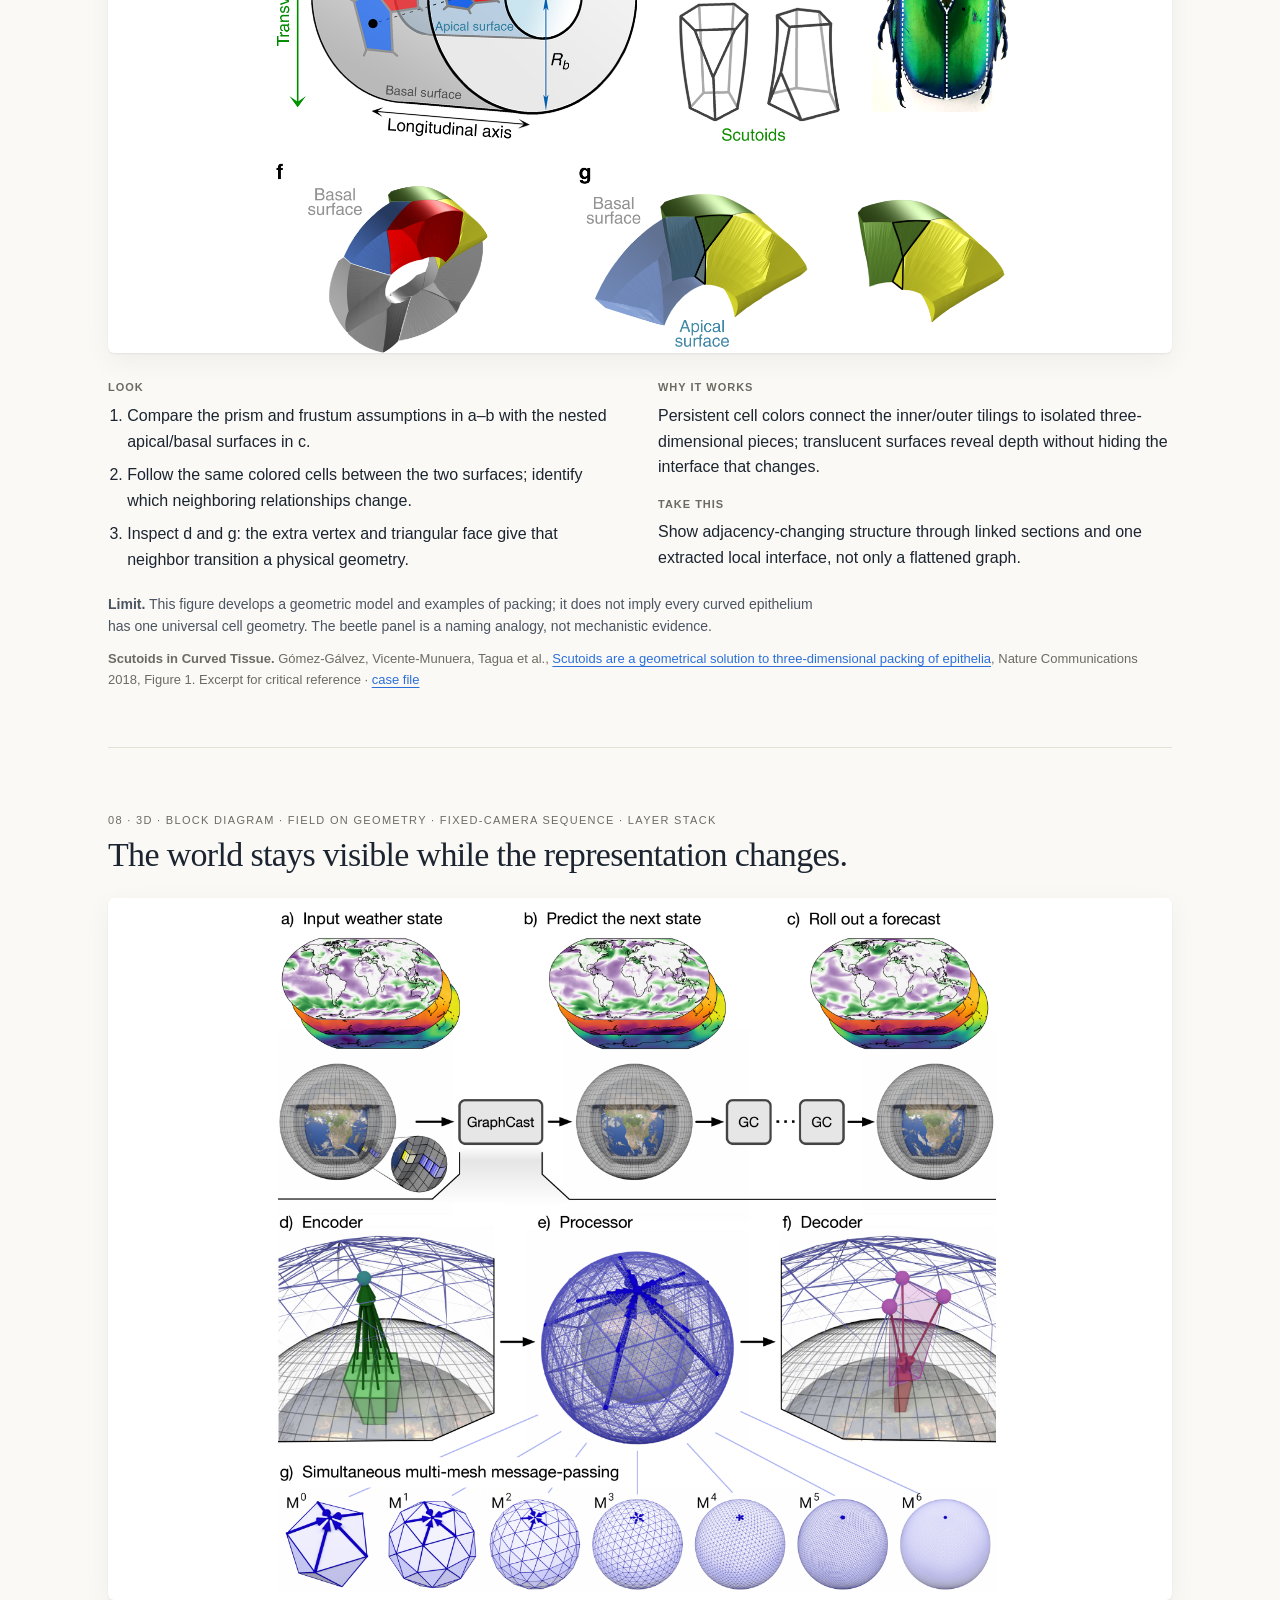
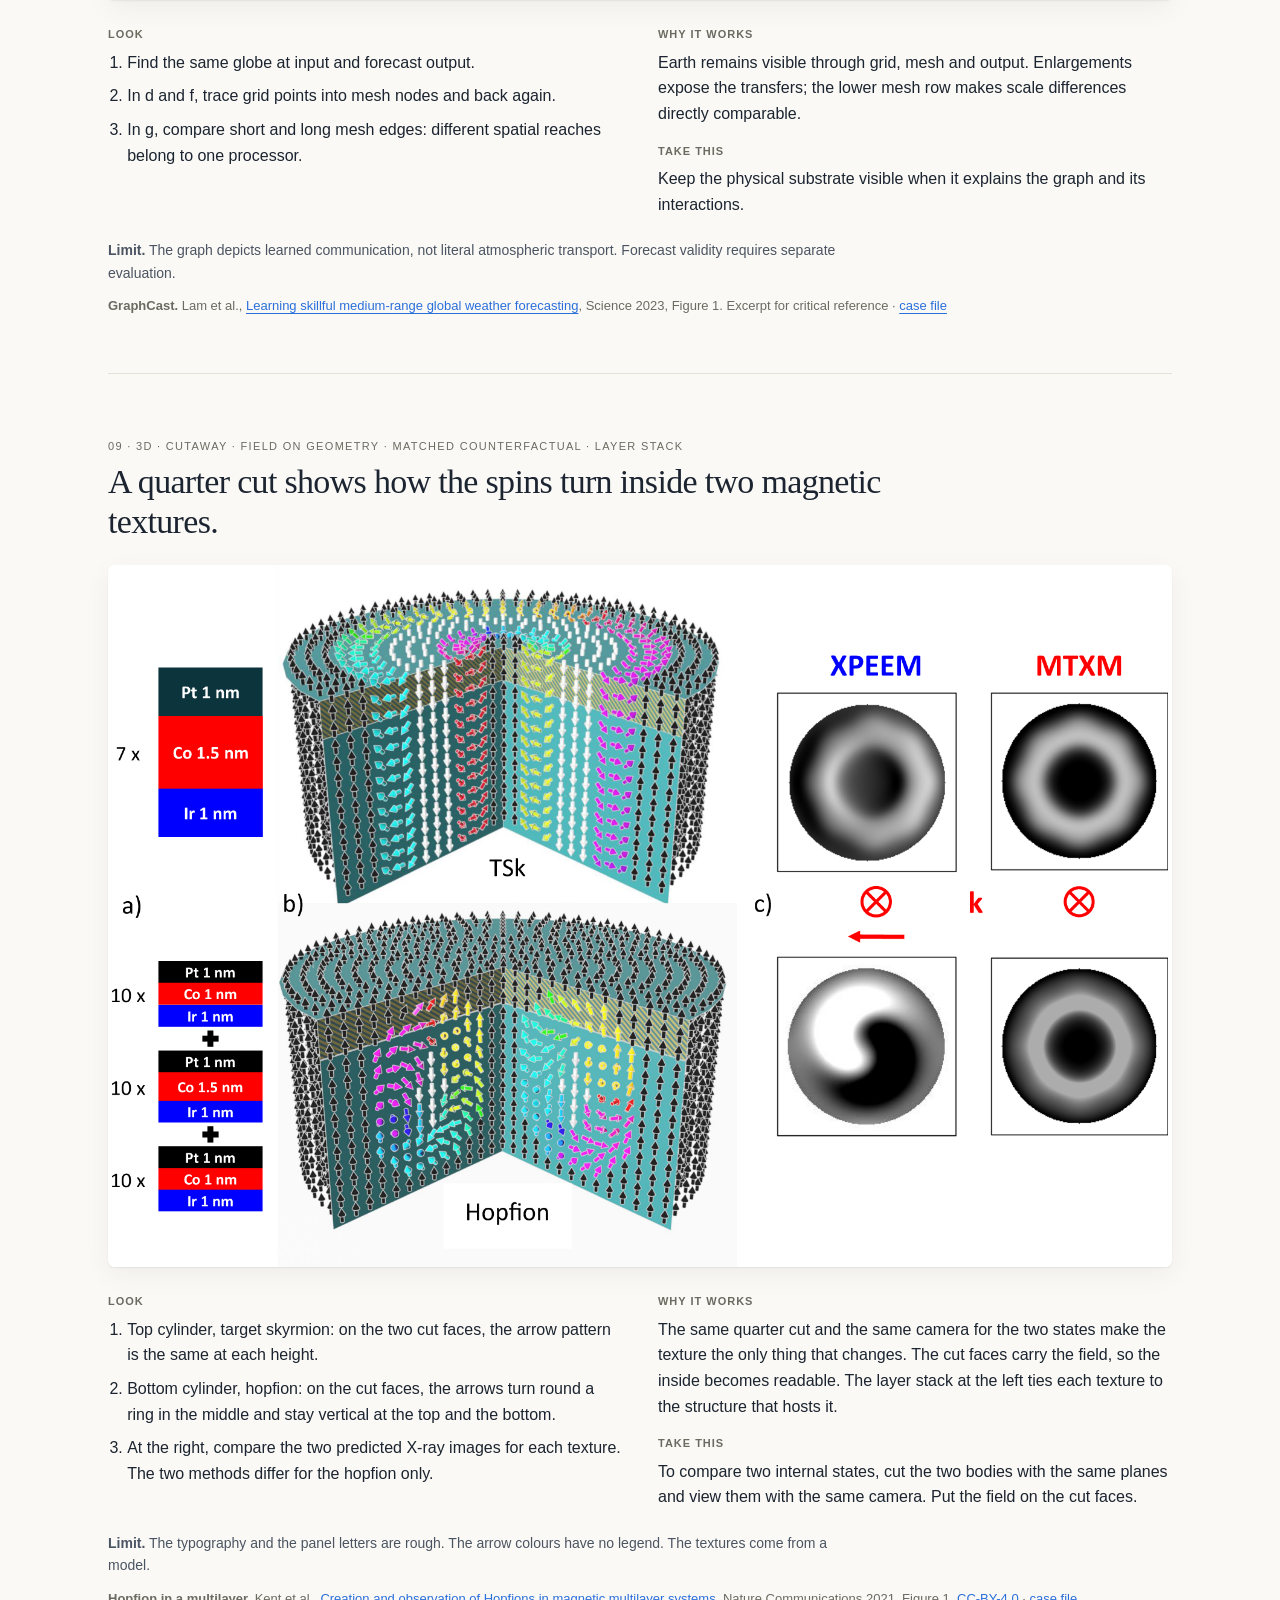
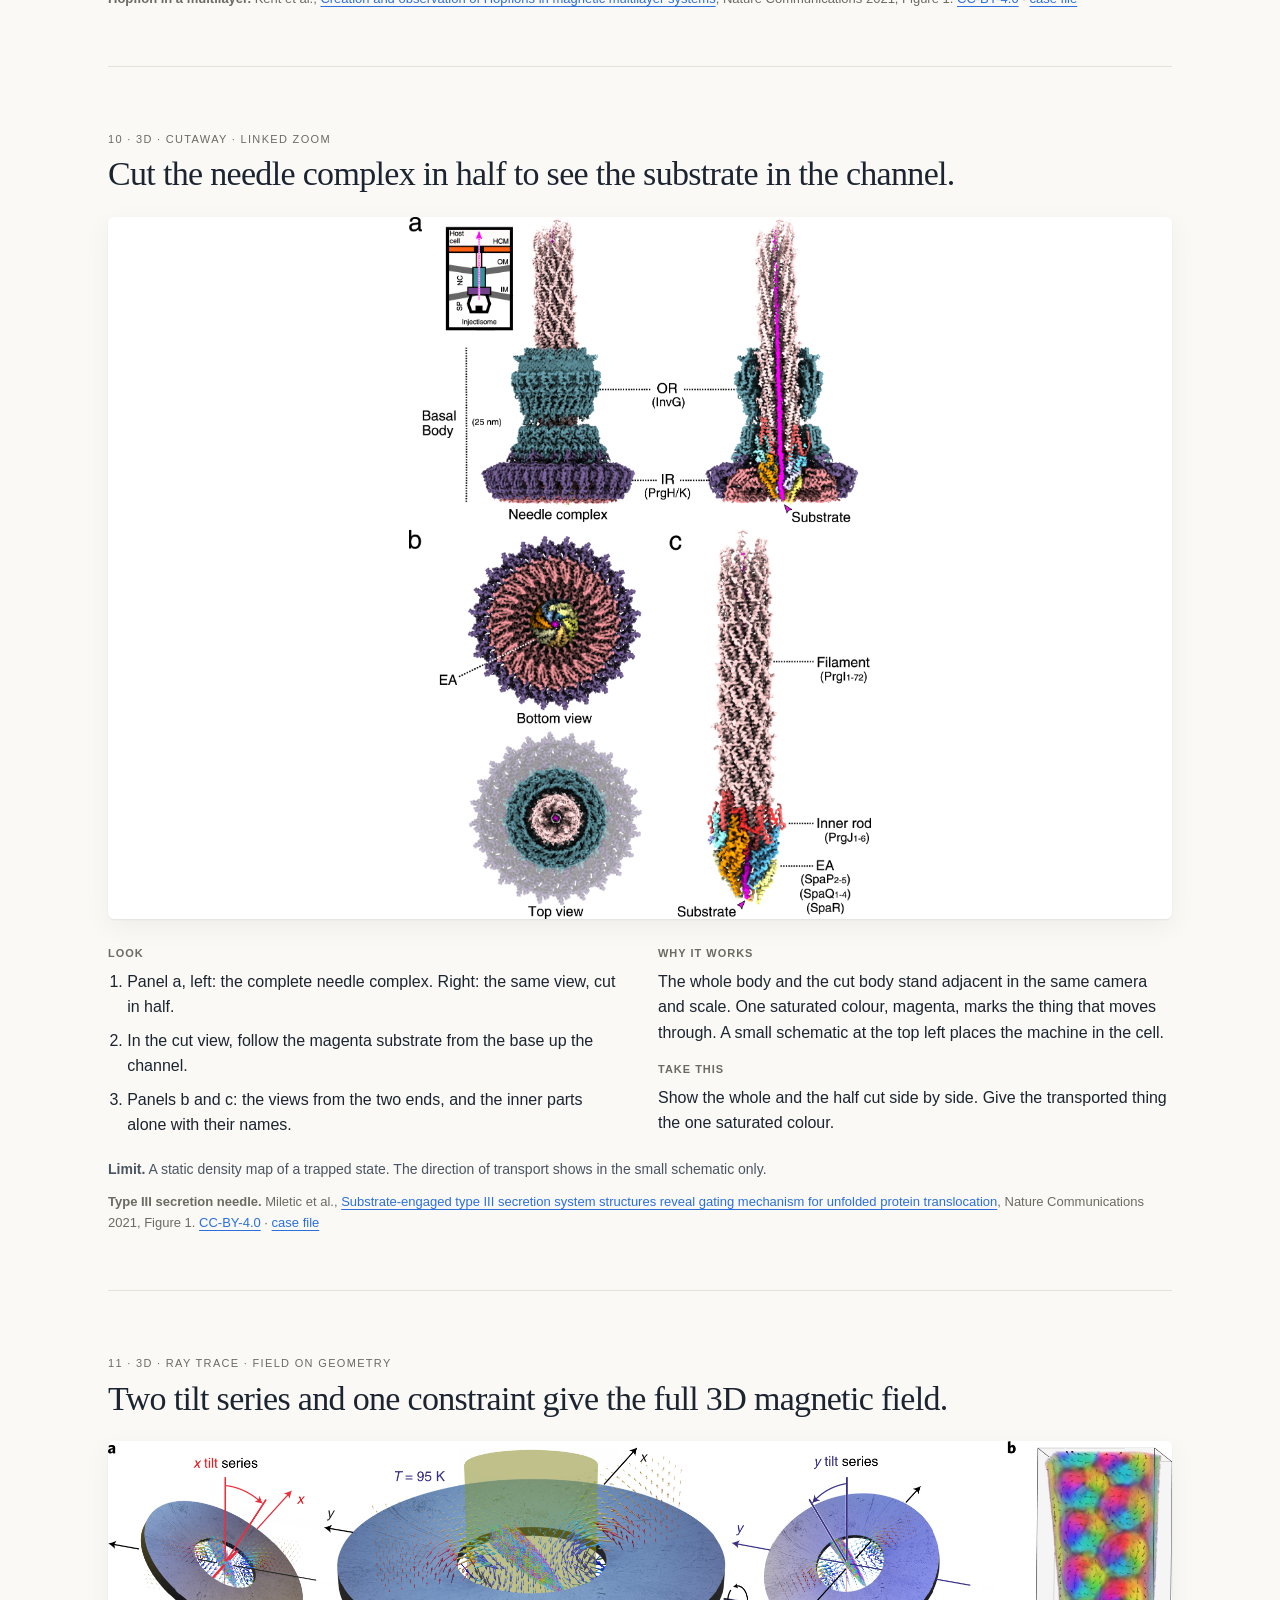
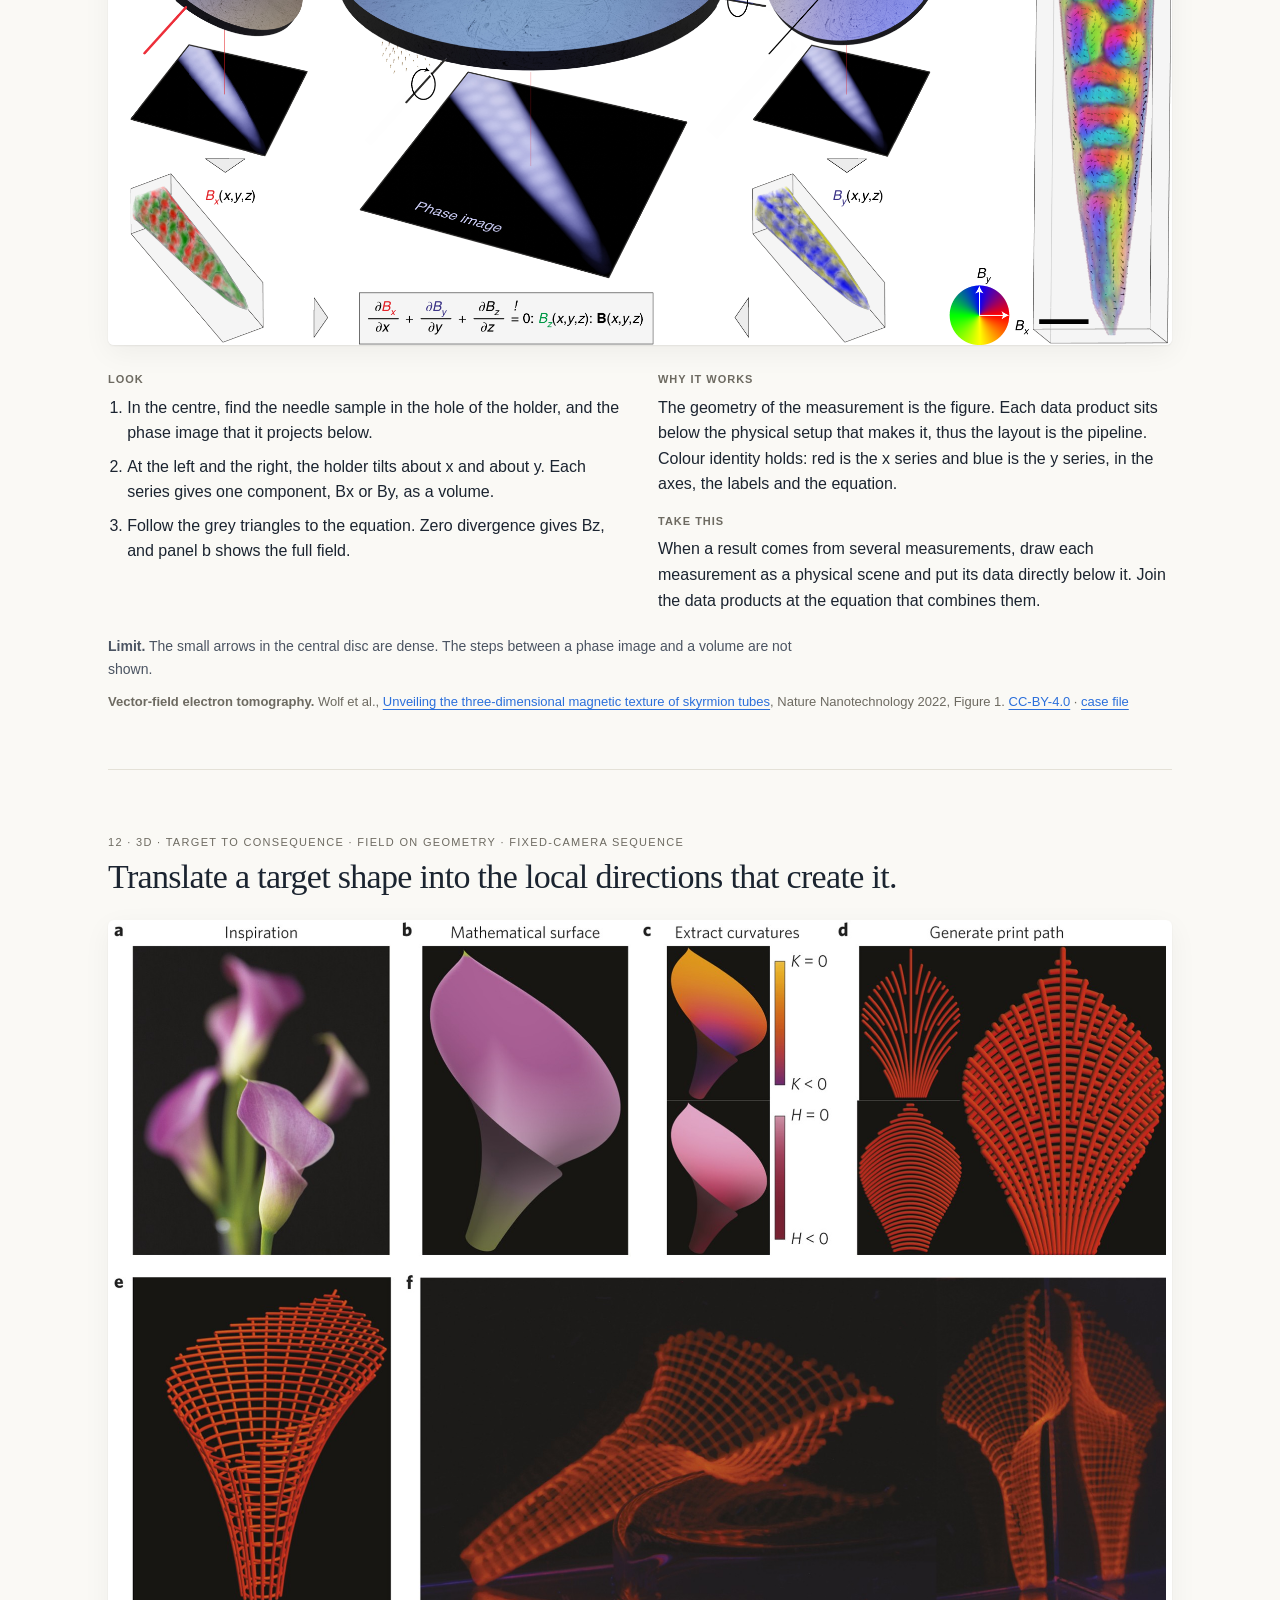
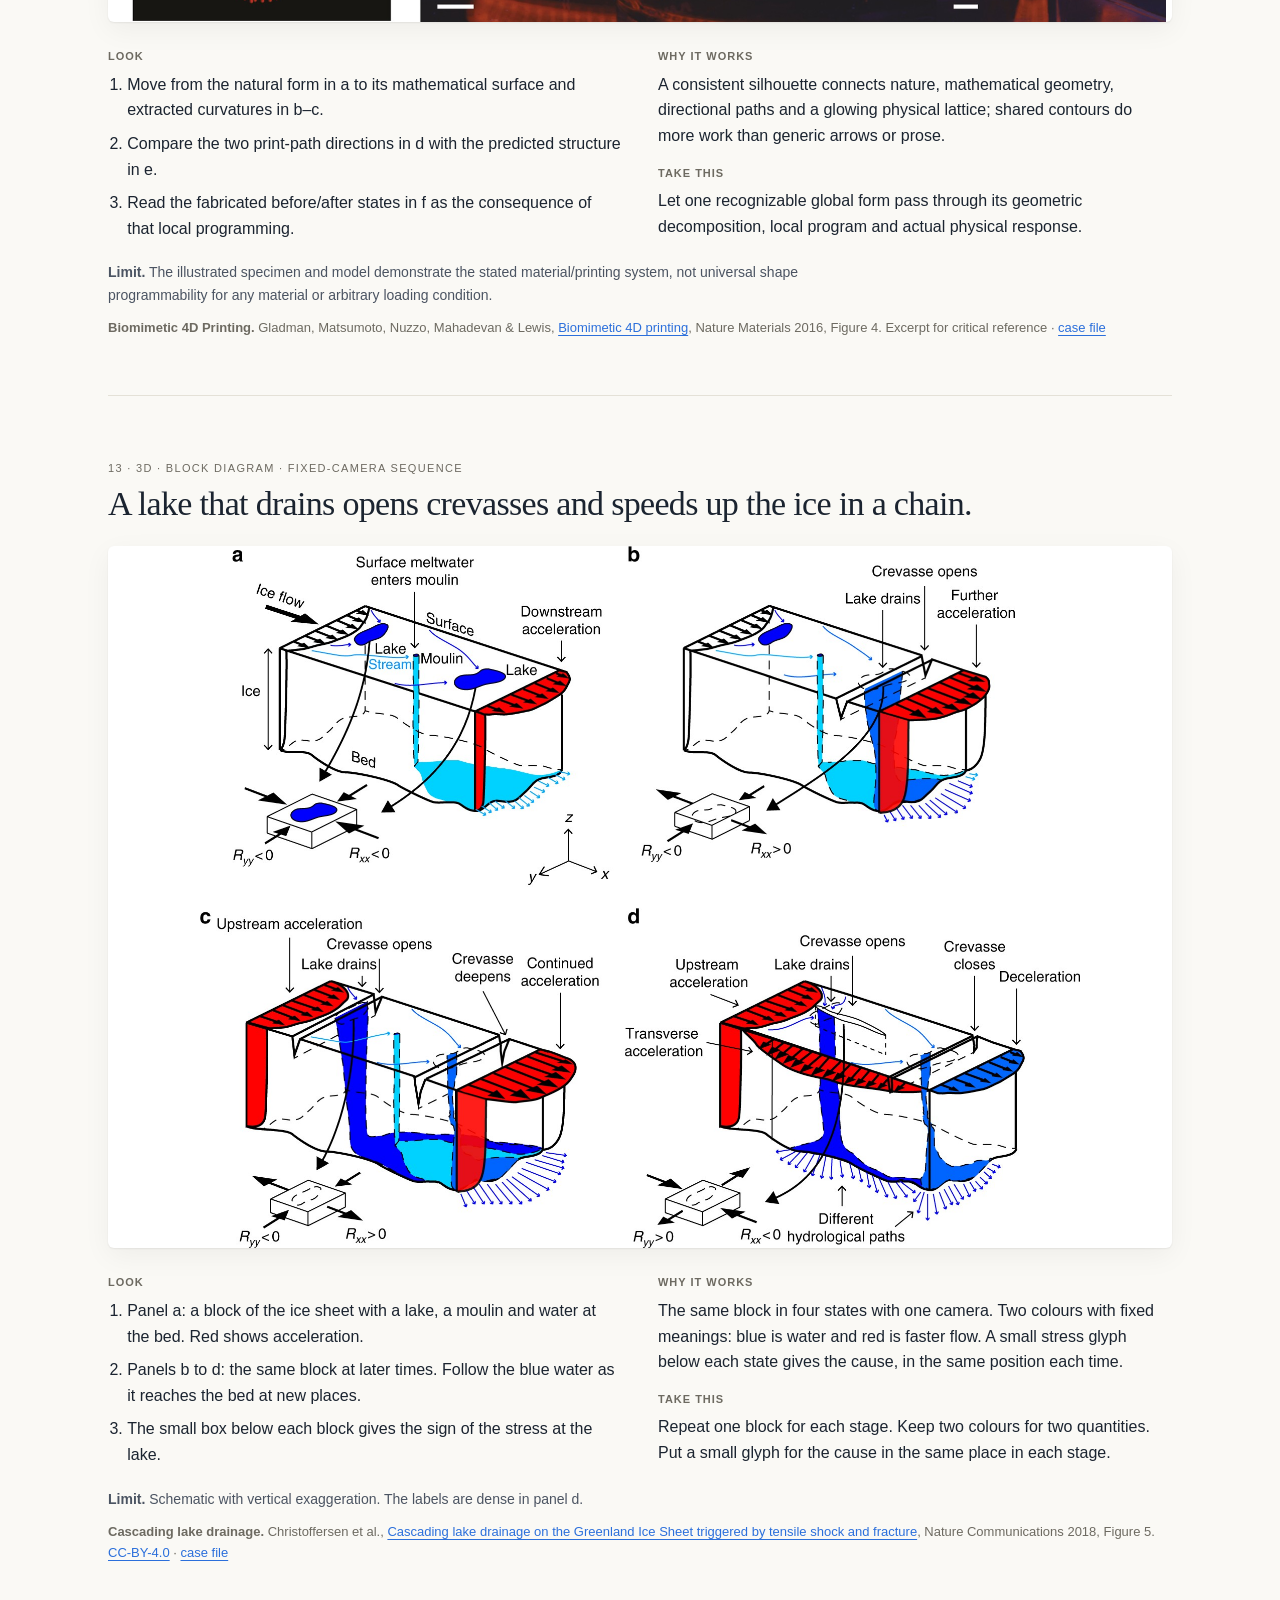
<file: assets/gallery.html>
<!doctype html><html lang="en"><head><meta charset="utf-8"><meta name="viewport" content="width=device-width,initial-scale=1">
<meta name="description" content="42 published figures that show how a system works, with a three-step reading for each. The reference atlas of the MechanismFigures skill.">
<title>MechanismFigures: the atlas</title><style>*{box-sizing:border-box}html{scroll-behavior:smooth}
body{margin:0;background:#faf9f5;color:#1b2430;font:16px/1.6 -apple-system,BlinkMacSystemFont,"Segoe UI",Helvetica,Arial,sans-serif}
main{max-width:1120px;margin:auto;padding:48px 28px 80px}
h1,h2{font-family:Georgia,"Times New Roman",serif;font-weight:400;letter-spacing:-.02em;margin:0}
h1{font-size:clamp(40px,7vw,68px);line-height:1.05;margin:10px 0 18px}
h2{font-size:clamp(24px,3.2vw,34px);line-height:1.2;margin:6px 0 22px;max-width:26em}
h3{font-size:11px;text-transform:uppercase;letter-spacing:.09em;color:#6d6a61;margin:0 0 6px}
p{margin:0 0 12px}a{color:#2b6fdb;text-underline-offset:3px}
.meta{font-size:11px;text-transform:uppercase;letter-spacing:.12em;color:#6d6a61;margin:0}
.lead{font-size:19px;max-width:38em;color:#3a4350}
.links{display:flex;flex-wrap:wrap;gap:22px;font-size:14px;margin-top:18px}
.skip{position:absolute;left:-999px}.skip:focus{left:8px;top:8px;background:#fff;padding:8px;z-index:9}
.chips{position:sticky;top:0;z-index:5;display:flex;flex-wrap:wrap;gap:6px;align-items:center;background:#faf9f5ee;backdrop-filter:blur(6px);padding:12px 0;margin:36px 0 8px;border-bottom:1px solid #e4e1d7}
.chips button{font:inherit;font-size:13px;padding:5px 11px;border:1px solid #d9d5c9;border-radius:99px;background:transparent;color:inherit;cursor:pointer}
.chips button[aria-pressed=true]{background:#1b2430;border-color:#1b2430;color:#fff}
#count{margin-left:auto;font-size:13px;color:#6d6a61}
article{padding:64px 0 56px;border-bottom:1px solid #e4e1d7}
.hero,.thumb{display:block;border:0;padding:0;background:#fff;cursor:zoom-in;border-radius:6px;overflow:hidden;box-shadow:0 1px 2px #0001,0 8px 28px #0000000d}
.hero{width:100%}.hero img{display:block;width:100%;height:auto;max-height:78vh;object-fit:contain}
.more{display:flex;gap:10px;margin-top:10px}.thumb img{display:block;height:92px;width:auto}
.cols{display:grid;grid-template-columns:1fr 1fr;gap:36px;margin-top:26px}
.cols ol{margin:0;padding-left:1.2em}.cols li{margin-bottom:8px}.cols p{margin-bottom:16px}
.limit{font-size:14px;color:#4b5462;margin-top:6px;max-width:52em}.cite{font-size:13px;color:#6d6a61;margin:0}
footer{font-size:13px;color:#6d6a61;margin-top:40px;max-width:52em}
button:focus-visible,a:focus-visible{outline:3px solid #2b6fdb;outline-offset:3px}
dialog{border:0;padding:0;width:96vw;height:94vh;max-width:none;max-height:none;border-radius:8px;background:#fff}
dialog::backdrop{background:#0b0f15cc}
dialog form{display:flex;justify-content:space-between;align-items:center;padding:10px 16px;border-bottom:1px solid #e4e1d7;font-size:14px}
dialog form button{font:inherit;padding:4px 12px;border:1px solid #d9d5c9;border-radius:6px;background:#fff;cursor:pointer}
dialog div{height:calc(94vh - 50px);overflow:auto;display:grid;place-items:center;padding:12px}
dialog img{max-width:100%;height:auto;cursor:zoom-in}dialog img.native{max-width:none;cursor:zoom-out}
@media (max-width:760px){.cols{grid-template-columns:1fr;gap:10px}main{padding:28px 16px 60px}article{padding:44px 0 40px}}
@media (prefers-reduced-motion:reduce){html{scroll-behavior:auto}}
</style></head><body>
<a class="skip" href="#atlas">Skip to the figures</a><main>
<header class="intro"><p class="meta">MechanismFigures 1.0.1 · reference atlas</p>
<h1>See how it works.</h1>
<p class="lead">42 published figures. Each one lets you predict what the system does next, from the picture alone. 37 of them do it in three dimensions. Read the title, open the image, and follow the three steps.</p>
<p class="links"><a href="https://github.com/KumarNavish/MechanismFigures">Install the skill</a><a href="../SKILL.md">How the agent works</a><a href="../references/moves.md">The fifteen moves</a><a href="../THIRD_PARTY.md">Sources and rights</a></p></header>
<nav class="chips" aria-label="Filter by visual move"><button type="button" data-move="all" aria-pressed="true">All</button><button type="button" data-move="3d" aria-pressed="false">3D only</button><button type="button" data-move="cutaway" aria-pressed="false" title="An operation inside a closed body.">Cutaway</button><button type="button" data-move="exploded" aria-pressed="false" title="How parts join.">Exploded view</button><button type="button" data-move="layers" aria-pressed="false" title="A sequence of layers.">Layer stack</button><button type="button" data-move="ghost" aria-pressed="false" title="One active part in a large assembly.">Ghost and focus</button><button type="button" data-move="sequence" aria-pressed="false" title="A change of state, shape or time.">Fixed-camera sequence</button><button type="button" data-move="unroll" aria-pressed="false" title="The logic of a curved surface.">Unroll pair</button><button type="button" data-move="rays" aria-pressed="false" title="Sampling, projection or transport through a volume.">Ray trace</button><button type="button" data-move="field" aria-pressed="false" title="A quantity on a surface or in a volume.">Field on geometry</button><button type="button" data-move="zoom" aria-pressed="false" title="A local rule that gives a global result.">Linked zoom</button><button type="button" data-move="state-space" aria-pressed="false" title="Dynamics, optimisation or invariance.">State-space geometry</button><button type="button" data-move="index" aria-pressed="false" title="What an index or tensor refers to.">Index to geometry</button><button type="button" data-move="inverse" aria-pressed="false" title="An inverse design.">Target to consequence</button><button type="button" data-move="counterfactual" aria-pressed="false" title="The effect of one intervention.">Matched counterfactual</button><button type="button" data-move="loop" aria-pressed="false" title="A feedback or training cycle.">Loop through one object</button><button type="button" data-move="block" aria-pressed="false" title="A process in a landscape or a medium.">Block diagram</button><span id="count" role="status"></span></nav>
<section id="atlas"><article id="photonic-braids" data-moves="layers exploded zoom index" data-dim="3d"><p class="meta">01 · 3D · Layer stack · Exploded view · Linked zoom · Index to geometry</p><h2>Give an algebraic operation a traversable physical route.</h2><button type="button" class="hero" data-src="calibration/photonic-braids-figure.png" data-cap="Reconfigurable Photonic Braids · Figure 1" aria-label="Open Reconfigurable Photonic Braids at full size"><img src="calibration/photonic-braids-figure.png" alt="Reconfigurable Photonic Braids. A tunable photonic building block implements mode transformations through ordered couplings; connected blocks realize reconfigurable braiding operations." loading="eager" decoding="async"></button><div class="cols"><div><h3>Look</h3><ol><li>Trace one input waveguide through the layered chip rather than beginning with the matrix notation.</li><li>Zoom into b: follow steps I, II and III through the coupling regions and the auxiliary path.</li><li>Map that repeated physical block to the compact operation sequence in c.</li></ol></div><div><h3>Why it works</h3><p>Gray waveguides establish the substrate, blue/red distinguish layers and couplings, and gold control traces connect visible electrodes to precise regions. A close-up resolves the local operation before a compact algebraic summary.</p><h3>Take this</h3><p>Place the operator on the substrate that carries it; use an enlarged local view to make the global algebra physically traceable.</p></div></div><p class="limit"><b>Limit.</b> This is a device/operation schematic. The non-Abelian claim and reconfiguration performance rely on the paper’s model and measurements, not the appearance of crossed lines.</p><p class="cite"><b>Reconfigurable Photonic Braids.</b> Sun et al., <a href="https://www.nature.com/articles/s41467-025-62481-8" rel="noopener">Reconfigurable non-Abelian integrated photonics</a>, Nature Communications 2025, Figure 1. Excerpt for critical reference · <a href="../references/cases/photonic-braids.md">case file</a></p></article><article id="plenoxels" data-moves="rays zoom" data-dim="3d"><p class="meta">02 · 3D · Ray trace · Linked zoom</p><h2>A ray crosses a voxel grid, and each sample blends the eight corners of its voxel.</h2><button type="button" class="hero" data-src="calibration/plenoxels.png" data-cap="Plenoxels · Method overview figure" aria-label="Open Plenoxels at full size"><img src="calibration/plenoxels.png" alt="Plenoxels. A scene is a sparse grid of voxels. Each grid corner stores a density and spherical-harmonic coefficients. A sample on a camera ray reads a trilinear blend of the eight corners round it, and the samples on the ray integrate to one pixel colour." loading="eager" decoding="async"></button><div class="cols"><div><h3>Look</h3><ol><li>Panel a: follow the ray from the camera through the training image into the sparse grid. One voxel is solid blue.</li><li>Panel b: that voxel, enlarged. The orange arrows bring the values of the eight corners to the sample on the ray.</li><li>Panel c: the samples on the ray become a density curve and one predicted colour.</li></ol></div><div><h3>Why it works</h3><p>One ray is the persistent object. It keeps its direction and its style from the scene, to the enlarged voxel, to the plot. The zoom is a blue cone that starts at the marked voxel. The grid is dots and dashes, so it gives structure and no clutter.</p><h3>Take this</h3><p>Carry one sample through the full method. Keep its line in the same direction in each panel. Enlarge the one cell where the operation occurs, and join the two views with a cone.</p></div></div><p class="limit"><b>Limit.</b> The right third is flat and holds a formula. The figure shows one ray. The optimisation over all rays is one line of text.</p><p class="cite"><b>Plenoxels.</b> Fridovich-Keil, Yu et al., <a href="https://arxiv.org/abs/2112.05131" rel="noopener">Plenoxels: Radiance Fields without Neural Networks</a>, CVPR 2022, Method overview figure. <a href="https://creativecommons.org/licenses/by/4.0/" rel="noopener">CC-BY-4.0</a> · <a href="../references/cases/plenoxels.md">case file</a></p></article><article id="flagellar-stator" data-moves="counterfactual cutaway zoom" data-dim="3d"><p class="meta">03 · 3D · Matched counterfactual · Cutaway · Linked zoom</p><h2>With the stator in place, protons flow and the stator grips the rotor ring.</h2><button type="button" class="hero" data-src="calibration/flagellar-stator.jpg" data-cap="Flagellar motor stator · Figure 5" aria-label="Open Flagellar motor stator at full size"><img src="calibration/flagellar-stator.jpg" alt="Flagellar motor stator. Sixteen stator units insert between the collar and the C-ring of the motor. Protons go through each stator, and the stator touches the FliG ring of the rotor, where the torque is made." loading="lazy" decoding="async"></button><div class="cols"><div><h3>Look</h3><ol><li>Compare the top row (no stator, ΔmotB) with the bottom row (wild type). The yellow stator units appear in the bottom row only.</li><li>Columns C and G: a cut through the motor. In G, follow the arrow of H+ through the stator.</li><li>Columns D and H: the C-ring from the side. In H, the stator touches the green ring.</li></ol></div><div><h3>Why it works</h3><p>Two rows and four cameras that are the same in each row. The intervention has one colour, yellow, and it is absent in the top row. A background tint names the condition of each row. The zoom goes from the whole, to the cut, to the contact.</p><h3>Take this</h3><p>Put a mutant or an ablation in the top row and the full system in the bottom row. Keep the cameras the same. Give the added part one colour.</p></div></div><p class="limit"><b>Limit.</b> The maps are densities from electron tomography of cells. The proton path is an interpretation.</p><p class="cite"><b>Flagellar motor stator.</b> Chang et al., <a href="https://elifesciences.org/articles/48979" rel="noopener">Structural insights into flagellar stator–rotor interactions</a>, eLife 2019, Figure 5. <a href="https://creativecommons.org/licenses/by/4.0/" rel="noopener">CC-BY-4.0</a> · <a href="../references/cases/flagellar-stator.md">case file</a></p></article><article id="azores-dike" data-moves="block" data-dim="3d"><p class="meta">04 · 3D · Block diagram</p><h2>Magma rises from the mantle along an old fault and stalls below the island.</h2><button type="button" class="hero" data-src="calibration/azores-dike.png" data-cap="São Jorge dike intrusion · Figure 7" aria-label="Open São Jorge dike intrusion at full size"><img src="calibration/azores-dike.png" alt="São Jorge dike intrusion. Melt collects in the mantle. A dike opens and rises fast through a fault zone that was there before. It stalls at the base of the island, and fluids that escape from it cause earthquakes along the fault." loading="lazy" decoding="async"></button><div class="cols"><div><h3>Look</h3><ol><li>Read the block: the island surface is on top, and the depth scale is on the right edge.</li><li>Follow the green numbers 1 to 7 from the bottom to the top. The dashed arrows show the rise of the dike.</li><li>The question marks show what the data does not fix.</li></ol></div><div><h3>Why it works</h3><p>One block joins the map view and the section. Numbers give the sequence of events inside the space. The orange body is the one saturated shape. Question marks keep the uncertain parts honest.</p><h3>Take this</h3><p>Cut a block. Put the process on its faces. Number the events in time sequence. Mark what is not certain.</p></div></div><p class="limit"><b>Limit.</b> An interpretation. The depth axis is not linear. The labels are many and long.</p><p class="cite"><b>São Jorge dike intrusion.</b> Hicks et al., <a href="https://www.nature.com/articles/s41467-026-71668-6" rel="noopener">Fault-mediated magma propagation and triggered seismicity revealed by the 2022 São Jorge Azores unrest</a>, Nature Communications 2026, Figure 7. <a href="https://creativecommons.org/licenses/by/4.0/" rel="noopener">CC-BY-4.0</a> · <a href="../references/cases/azores-dike.md">case file</a></p></article><article id="loterie-vam" data-moves="rays ghost" data-dim="3d"><p class="meta">05 · 3D · Ray trace · Ghost and focus</p><h2>Light patterns from many angles add up to a solid part inside a rotating vial.</h2><button type="button" class="hero" data-src="calibration/loterie-vam.png" data-cap="Tomographic volumetric printing · Figure 1" aria-label="Open Tomographic volumetric printing at full size"><img src="calibration/loterie-vam.png" alt="Tomographic volumetric printing. A modulator sends a different light pattern into a rotating vial of resin for each angle. The dose adds up in the volume and the part becomes solid. A second beam at 90 degrees observes the part." loading="lazy" decoding="async"></button><div class="cols"><div><h3>Look</h3><ol><li>Start at the DLP modulator at the left. Follow the blue beam through the two lenses to the vial.</li><li>Look at the strip of projections below the modulator: one pattern for each angle of the vial.</li><li>Find the part inside the yellow resin. Then follow the red beam to the camera, which observes the part from the side.</li></ol></div><div><h3>Why it works</h3><p>One optical axis runs across the page, and each element sits on it in its real sequence. The beams are translucent volumes, so the eye sees where the light is. Two colours separate two jobs: blue writes and red observes. The container is a ghost, so the part inside it stays visible.</p><h3>Take this</h3><p>Put the full apparatus on one axis in one camera. Draw the thing that travels (light, fluid, signal) as a translucent volume with its own colour. Use a second colour for a second path that has a different job.</p></div></div><p class="limit"><b>Limit.</b> The figure shows the apparatus. The accumulation of dose, which is the core of the method, is implied by the projection strip and is not drawn.</p><p class="cite"><b>Tomographic volumetric printing.</b> Loterie, Delrot and Moser, <a href="https://www.nature.com/articles/s41467-020-14630-4" rel="noopener">High-resolution tomographic volumetric additive manufacturing</a>, Nature Communications 2020, Figure 1. <a href="https://creativecommons.org/licenses/by/4.0/" rel="noopener">CC-BY-4.0</a> · <a href="../references/cases/loterie-vam.md">case file</a></p></article><article id="weiler-gauge" data-moves="counterfactual unroll field" data-dim="3d"><p class="meta">06 · 3D · Matched counterfactual · Unroll pair · Field on geometry</p><h2>Move a kernel along two paths: on a plane it agrees, on a sphere it rotates, on a Möbius strip it flips.</h2><button type="button" class="hero" data-src="calibration/weiler-gauge-paths.png" data-cap="Coordinate-independent convolution · Figures 3, 27 and 23" aria-label="Open Coordinate-independent convolution at full size"><img src="calibration/weiler-gauge-paths.png" alt="Coordinate-independent convolution. On a curved or non-orientable surface, the alignment of a convolution kernel depends on the path along which it moves. Thus the network must give the same result for each choice of local frame." loading="lazy" decoding="async"></button><div class="more"><button type="button" class="thumb" data-src="calibration/weiler-gauge-mobius.png" data-cap="Coordinate-independent convolution · Figure 27"><img src="calibration/weiler-gauge-mobius.png" alt="Coordinate-independent convolution, Figure 27" loading="lazy"></button><button type="button" class="thumb" data-src="calibration/weiler-gauge-pullback.png" data-cap="Coordinate-independent convolution · Figure 23"><img src="calibration/weiler-gauge-pullback.png" alt="Coordinate-independent convolution, Figure 23" loading="lazy"></button></div><div class="cols"><div><h3>Look</h3><ol><li>Figure 3: on each surface, follow the red path and the green path from the same start kernel to the same end point.</li><li>Compare the two kernels that arrive, in the row at the bottom: identity, rotation, flip.</li><li>Figure 27: the Möbius strip is cut into two charts and unrolled. Find where the charts agree (id) and where they differ (flip).</li></ol></div><div><h3>Why it works</h3><p>A matched counterfactual on three surfaces: only the surface changes. The kernel is a small image with a frame, so its orientation is readable at once. Soft grey surfaces with contact shadows keep all attention on the coloured paths. The lizard and the butterfly in figures 23 and 27 are asymmetric motifs, so a flip or a rotation is obvious.</p><h3>Take this</h3><p>To show that a space changes an operation, do the same operation on three spaces with the same camera. Use an asymmetric motif when orientation matters. Unroll the surface when the reader must see its charts.</p></div></div><p class="limit"><b>Limit.</b> The notation in figures 23 and 27 is dense for a reader outside the field. The figures are formal illustrations and are not data.</p><p class="cite"><b>Coordinate-independent convolution.</b> Weiler, Forré, Verlinde and Welling, <a href="https://arxiv.org/abs/2106.06020" rel="noopener">Coordinate Independent Convolutional Networks: Isometry and Gauge Equivariant Convolutions on Riemannian Manifolds</a>, arXiv 2021, Figures 3, 27 and 23. <a href="https://creativecommons.org/licenses/by/4.0/" rel="noopener">CC-BY-4.0</a> · <a href="../references/cases/weiler-gauge.md">case file</a></p></article><article id="scutoids" data-moves="cutaway zoom" data-dim="3d"><p class="meta">07 · 3D · Cutaway · Linked zoom</p><h2>Let a change of neighbors become a three-dimensional shape.</h2><button type="button" class="hero" data-src="calibration/scutoids-figure.png" data-cap="Scutoids in Curved Tissue · Figure 1" aria-label="Open Scutoids in Curved Tissue at full size"><img src="calibration/scutoids-figure.png" alt="Scutoids in Curved Tissue. Packing between differently curved apical and basal surfaces can involve neighbor exchanges along cell depth; a scutoid has a vertex arrangement that permits such a transition." loading="lazy" decoding="async"></button><div class="cols"><div><h3>Look</h3><ol><li>Compare the prism and frustum assumptions in a–b with the nested apical/basal surfaces in c.</li><li>Follow the same colored cells between the two surfaces; identify which neighboring relationships change.</li><li>Inspect d and g: the extra vertex and triangular face give that neighbor transition a physical geometry.</li></ol></div><div><h3>Why it works</h3><p>Persistent cell colors connect the inner/outer tilings to isolated three-dimensional pieces; translucent surfaces reveal depth without hiding the interface that changes.</p><h3>Take this</h3><p>Show adjacency-changing structure through linked sections and one extracted local interface, not only a flattened graph.</p></div></div><p class="limit"><b>Limit.</b> This figure develops a geometric model and examples of packing; it does not imply every curved epithelium has one universal cell geometry. The beetle panel is a naming analogy, not mechanistic evidence.</p><p class="cite"><b>Scutoids in Curved Tissue.</b> Gómez-Gálvez, Vicente-Munuera, Tagua et al., <a href="https://www.nature.com/articles/s41467-018-05376-1" rel="noopener">Scutoids are a geometrical solution to three-dimensional packing of epithelia</a>, Nature Communications 2018, Figure 1. Excerpt for critical reference · <a href="../references/cases/scutoids.md">case file</a></p></article><article id="graphcast" data-moves="block field sequence layers" data-dim="3d"><p class="meta">08 · 3D · Block diagram · Field on geometry · Fixed-camera sequence · Layer stack</p><h2>The world stays visible while the representation changes.</h2><button type="button" class="hero" data-src="calibration/7b9f9e1b-graphcast.png" data-cap="GraphCast · Figure 1" aria-label="Open GraphCast at full size"><img src="calibration/7b9f9e1b-graphcast.png" alt="GraphCast. A graph network maps weather fields onto a spherical multimesh, exchanges information, and decodes the next weather state." loading="lazy" decoding="async"></button><div class="cols"><div><h3>Look</h3><ol><li>Find the same globe at input and forecast output.</li><li>In d and f, trace grid points into mesh nodes and back again.</li><li>In g, compare short and long mesh edges: different spatial reaches belong to one processor.</li></ol></div><div><h3>Why it works</h3><p>Earth remains visible through grid, mesh and output. Enlargements expose the transfers; the lower mesh row makes scale differences directly comparable.</p><h3>Take this</h3><p>Keep the physical substrate visible when it explains the graph and its interactions.</p></div></div><p class="limit"><b>Limit.</b> The graph depicts learned communication, not literal atmospheric transport. Forecast validity requires separate evaluation.</p><p class="cite"><b>GraphCast.</b> Lam et al., <a href="https://www.science.org/doi/10.1126/science.adi2336" rel="noopener">Learning skillful medium-range global weather forecasting</a>, Science 2023, Figure 1. Excerpt for critical reference · <a href="../references/cases/graphcast.md">case file</a></p></article><article id="kent-hopfion" data-moves="cutaway field counterfactual layers" data-dim="3d"><p class="meta">09 · 3D · Cutaway · Field on geometry · Matched counterfactual · Layer stack</p><h2>A quarter cut shows how the spins turn inside two magnetic textures.</h2><button type="button" class="hero" data-src="calibration/kent-hopfion.png" data-cap="Hopfion in a multilayer · Figure 1" aria-label="Open Hopfion in a multilayer at full size"><img src="calibration/kent-hopfion.png" alt="Hopfion in a multilayer. A target skyrmion has the same spin pattern at each height. A hopfion has a ring of twisted spins in the middle layers only. A surface-sensitive X-ray method and a bulk method thus give different images for the hopfion." loading="lazy" decoding="async"></button><div class="cols"><div><h3>Look</h3><ol><li>Top cylinder, target skyrmion: on the two cut faces, the arrow pattern is the same at each height.</li><li>Bottom cylinder, hopfion: on the cut faces, the arrows turn round a ring in the middle and stay vertical at the top and the bottom.</li><li>At the right, compare the two predicted X-ray images for each texture. The two methods differ for the hopfion only.</li></ol></div><div><h3>Why it works</h3><p>The same quarter cut and the same camera for the two states make the texture the only thing that changes. The cut faces carry the field, so the inside becomes readable. The layer stack at the left ties each texture to the structure that hosts it.</p><h3>Take this</h3><p>To compare two internal states, cut the two bodies with the same planes and view them with the same camera. Put the field on the cut faces.</p></div></div><p class="limit"><b>Limit.</b> The typography and the panel letters are rough. The arrow colours have no legend. The textures come from a model.</p><p class="cite"><b>Hopfion in a multilayer.</b> Kent et al., <a href="https://www.nature.com/articles/s41467-021-21846-5" rel="noopener">Creation and observation of Hopfions in magnetic multilayer systems</a>, Nature Communications 2021, Figure 1. <a href="https://creativecommons.org/licenses/by/4.0/" rel="noopener">CC-BY-4.0</a> · <a href="../references/cases/kent-hopfion.md">case file</a></p></article><article id="t3ss-needle" data-moves="cutaway zoom" data-dim="3d"><p class="meta">10 · 3D · Cutaway · Linked zoom</p><h2>Cut the needle complex in half to see the substrate in the channel.</h2><button type="button" class="hero" data-src="calibration/t3ss-needle.png" data-cap="Type III secretion needle · Figure 1" aria-label="Open Type III secretion needle at full size"><img src="calibration/t3ss-needle.png" alt="Type III secretion needle. The injectisome moves an unfolded protein from the base, through the export apparatus and up the channel of the needle, into the host cell." loading="lazy" decoding="async"></button><div class="cols"><div><h3>Look</h3><ol><li>Panel a, left: the complete needle complex. Right: the same view, cut in half.</li><li>In the cut view, follow the magenta substrate from the base up the channel.</li><li>Panels b and c: the views from the two ends, and the inner parts alone with their names.</li></ol></div><div><h3>Why it works</h3><p>The whole body and the cut body stand adjacent in the same camera and scale. One saturated colour, magenta, marks the thing that moves through. A small schematic at the top left places the machine in the cell.</p><h3>Take this</h3><p>Show the whole and the half cut side by side. Give the transported thing the one saturated colour.</p></div></div><p class="limit"><b>Limit.</b> A static density map of a trapped state. The direction of transport shows in the small schematic only.</p><p class="cite"><b>Type III secretion needle.</b> Miletic et al., <a href="https://www.nature.com/articles/s41467-021-21143-1" rel="noopener">Substrate-engaged type III secretion system structures reveal gating mechanism for unfolded protein translocation</a>, Nature Communications 2021, Figure 1. <a href="https://creativecommons.org/licenses/by/4.0/" rel="noopener">CC-BY-4.0</a> · <a href="../references/cases/t3ss-needle.md">case file</a></p></article><article id="wolf-tomography" data-moves="rays field" data-dim="3d"><p class="meta">11 · 3D · Ray trace · Field on geometry</p><h2>Two tilt series and one constraint give the full 3D magnetic field.</h2><button type="button" class="hero" data-src="calibration/wolf-tomography.png" data-cap="Vector-field electron tomography · Figure 1" aria-label="Open Vector-field electron tomography at full size"><img src="calibration/wolf-tomography.png" alt="Vector-field electron tomography. The sample tilts about two axes. Each tilt series gives phase images, and each set of images gives one component of the magnetic induction as a volume. The condition of zero divergence gives the third component." loading="lazy" decoding="async"></button><div class="cols"><div><h3>Look</h3><ol><li>In the centre, find the needle sample in the hole of the holder, and the phase image that it projects below.</li><li>At the left and the right, the holder tilts about x and about y. Each series gives one component, Bx or By, as a volume.</li><li>Follow the grey triangles to the equation. Zero divergence gives Bz, and panel b shows the full field.</li></ol></div><div><h3>Why it works</h3><p>The geometry of the measurement is the figure. Each data product sits below the physical setup that makes it, thus the layout is the pipeline. Colour identity holds: red is the x series and blue is the y series, in the axes, the labels and the equation.</p><h3>Take this</h3><p>When a result comes from several measurements, draw each measurement as a physical scene and put its data directly below it. Join the data products at the equation that combines them.</p></div></div><p class="limit"><b>Limit.</b> The small arrows in the central disc are dense. The steps between a phase image and a volume are not shown.</p><p class="cite"><b>Vector-field electron tomography.</b> Wolf et al., <a href="https://www.nature.com/articles/s41565-021-01031-x" rel="noopener">Unveiling the three-dimensional magnetic texture of skyrmion tubes</a>, Nature Nanotechnology 2022, Figure 1. <a href="https://creativecommons.org/licenses/by/4.0/" rel="noopener">CC-BY-4.0</a> · <a href="../references/cases/wolf-tomography.md">case file</a></p></article><article id="bioprint4d" data-moves="inverse field sequence" data-dim="3d"><p class="meta">12 · 3D · Target to consequence · Field on geometry · Fixed-camera sequence</p><h2>Translate a target shape into the local directions that create it.</h2><button type="button" class="hero" data-src="calibration/bioprint4d-figure.jpg" data-cap="Biomimetic 4D Printing · Figure 4" aria-label="Open Biomimetic 4D Printing at full size"><img src="calibration/bioprint4d-figure.jpg" alt="Biomimetic 4D Printing. A spatially programmed print path controls anisotropic swelling; local orientation patterns are chosen so hydration bends a flat printed structure toward a desired shape." loading="lazy" decoding="async"></button><div class="cols"><div><h3>Look</h3><ol><li>Move from the natural form in a to its mathematical surface and extracted curvatures in b–c.</li><li>Compare the two print-path directions in d with the predicted structure in e.</li><li>Read the fabricated before/after states in f as the consequence of that local programming.</li></ol></div><div><h3>Why it works</h3><p>A consistent silhouette connects nature, mathematical geometry, directional paths and a glowing physical lattice; shared contours do more work than generic arrows or prose.</p><h3>Take this</h3><p>Let one recognizable global form pass through its geometric decomposition, local program and actual physical response.</p></div></div><p class="limit"><b>Limit.</b> The illustrated specimen and model demonstrate the stated material/printing system, not universal shape programmability for any material or arbitrary loading condition.</p><p class="cite"><b>Biomimetic 4D Printing.</b> Gladman, Matsumoto, Nuzzo, Mahadevan &amp; Lewis, <a href="https://www.nature.com/articles/nmat4544" rel="noopener">Biomimetic 4D printing</a>, Nature Materials 2016, Figure 4. Excerpt for critical reference · <a href="../references/cases/bioprint4d.md">case file</a></p></article><article id="christoffersen-lake" data-moves="block sequence" data-dim="3d"><p class="meta">13 · 3D · Block diagram · Fixed-camera sequence</p><h2>A lake that drains opens crevasses and speeds up the ice in a chain.</h2><button type="button" class="hero" data-src="calibration/christoffersen-lake.jpg" data-cap="Cascading lake drainage · Figure 5" aria-label="Open Cascading lake drainage at full size"><img src="calibration/christoffersen-lake.jpg" alt="Cascading lake drainage. Water from the surface reaches the bed and the ice above speeds up. The stress at a lake changes from compression to tension. A crevasse opens, the lake drains, and the new water at the bed starts the same process at the next lake." loading="lazy" decoding="async"></button><div class="cols"><div><h3>Look</h3><ol><li>Panel a: a block of the ice sheet with a lake, a moulin and water at the bed. Red shows acceleration.</li><li>Panels b to d: the same block at later times. Follow the blue water as it reaches the bed at new places.</li><li>The small box below each block gives the sign of the stress at the lake.</li></ol></div><div><h3>Why it works</h3><p>The same block in four states with one camera. Two colours with fixed meanings: blue is water and red is faster flow. A small stress glyph below each state gives the cause, in the same position each time.</p><h3>Take this</h3><p>Repeat one block for each stage. Keep two colours for two quantities. Put a small glyph for the cause in the same place in each stage.</p></div></div><p class="limit"><b>Limit.</b> Schematic with vertical exaggeration. The labels are dense in panel d.</p><p class="cite"><b>Cascading lake drainage.</b> Christoffersen et al., <a href="https://www.nature.com/articles/s41467-018-03420-8" rel="noopener">Cascading lake drainage on the Greenland Ice Sheet triggered by tensile shock and fracture</a>, Nature Communications 2018, Figure 5. <a href="https://creativecommons.org/licenses/by/4.0/" rel="noopener">CC-BY-4.0</a> · <a href="../references/cases/christoffersen-lake.md">case file</a></p></article><article id="tokamak" data-moves="cutaway zoom" data-dim="3d"><p class="meta">14 · 3D · Cutaway · Linked zoom</p><h2>Cut the vessel open: coils outside, plasma inside, and the section that the controller shapes.</h2><button type="button" class="hero" data-src="calibration/tokamak-cutaway.png" data-cap="Tokamak control · Figure 1, panels g and h" aria-label="Open Tokamak control at full size"><img src="calibration/tokamak-cutaway.png" alt="Tokamak control. Rings of coils surround a vacuum vessel. Their currents shape the plasma in the vessel. The controller sets the coil voltages to hold the plasma boundary, the X-point and the legs at their targets." loading="lazy" decoding="async"></button><div class="more"><button type="button" class="thumb" data-src="calibration/tokamak-full.png" data-cap="Tokamak control · full figure"><img src="calibration/tokamak-full.png" alt="Tokamak control, full figure" loading="lazy"></button></div><div class="cols"><div><h3>Look</h3><ol><li>Panel g: the nested rings are the coils. A wedge is cut away, and the plasma shows in the two cut faces.</li><li>Follow the dashed lines from the right cut face to panel h.</li><li>Panel h: the flat cross-section with the plasma boundary, the X-point and the legs. These are the control targets.</li></ol></div><div><h3>Why it works</h3><p>The cutaway shows where things are. The flat section shows what to measure. Dashed lines join one cut face to the flat panel, so the reader knows that the two are the same plane.</p><h3>Take this</h3><p>Cut the body to show the inside. Then draw one cut face flat and large, and put the exact labels there. Join the two views with lines.</p></div></div><p class="limit"><b>Limit.</b> The first image is a crop. In the full figure, the control loops are boxes and arrows.</p><p class="cite"><b>Tokamak control.</b> Degrave et al., <a href="https://www.nature.com/articles/s41586-021-04301-9" rel="noopener">Magnetic control of tokamak plasmas through deep reinforcement learning</a>, Nature 2022, Figure 1, panels g and h. <a href="https://creativecommons.org/licenses/by/4.0/" rel="noopener">CC-BY-4.0</a> · <a href="../references/cases/tokamak.md">case file</a></p></article><article id="caustics" data-moves="inverse rays" data-dim="3d"><p class="meta">15 · 3D · Target to consequence · Ray trace</p><h2>Make the desired image become a physical ray map.</h2><button type="button" class="hero" data-src="calibration/caustics-context.png" data-cap="Computational Caustics · Figures 1 and 2" aria-label="Open Computational Caustics at full size"><img src="calibration/caustics-context.png" alt="Computational Caustics. A transport map from source to target irradiance specifies surface normals; surface optimization produces a refractor whose light distribution approximates the target." loading="lazy" decoding="async"></button><div class="more"><button type="button" class="thumb" data-src="calibration/caustics-figure.png" data-cap="Computational Caustics · focused"><img src="calibration/caustics-figure.png" alt="Computational Caustics, focused" loading="lazy"></button></div><div class="cols"><div><h3>Look</h3><ol><li>Locate the light source, transparent surface and receiving screen; keep their roles distinct.</li><li>Follow the target irradiance backwards into the transport assignment and the corresponding surface-normal field.</li><li>Use related Figure 1 to connect the optimized physical acrylic surface with the projected caustic as it rotates.</li></ol></div><div><h3>Why it works</h3><p>The same receiver plane makes source and target distributions comparable; ray direction, normal direction and physical surface remain attached, not split into abstract module names.</p><h3>Take this</h3><p>Expose the inverse map from a desired field to local controls, then return to a measured physical consequence.</p></div></div><p class="limit"><b>Limit.</b> The surface is an optimized approximation under an optical model. Target imagery and physical photographs have their own rights and are not new evidence for another project.</p><p class="cite"><b>Computational Caustics.</b> Schwartzburg, Testuz, Tagliasacchi &amp; Pauly, <a href="https://www.epfl.ch/labs/gcm/research-projects/computational-caustics/" rel="noopener">High-contrast Computational Caustic Design</a>, SIGGRAPH / ACM TOG 2014, Figures 1 and 2. Excerpt for critical reference · <a href="../references/cases/caustics.md">case file</a></p></article><article id="nerf" data-moves="rays loop" data-dim="3d"><p class="meta">16 · 3D · Ray trace · Loop through one object</p><h2>Follow one ray all the way to one pixel.</h2><button type="button" class="hero" data-src="calibration/14900912-nerf.png" data-cap="NeRF · Figure 2" aria-label="Open NeRF at full size"><img src="calibration/14900912-nerf.png" alt="NeRF. A learned field supplies density and view-dependent color; volume rendering accumulates these along camera rays." loading="lazy" decoding="async"></button><div class="cols"><div><h3>Look</h3><ol><li>Choose one camera ray in a.</li><li>Follow its sampled locations into color and density in b, then the depth profile in c.</li><li>Find the corresponding pixel comparison in d: the chain ends in an observable residual.</li></ol></div><div><h3>Why it works</h3><p>The same rays connect a physical scene to sampled density/color, depth profiles and a pixel residual. Small labels describe the quantity at each transformation.</p><h3>Take this</h3><p>Choose one traceable object and preserve its identity across every change of representation.</p></div></div><p class="limit"><b>Limit.</b> This explains image formation and optimization. It does not imply that reconstructed scene geometry is unique.</p><p class="cite"><b>NeRF.</b> Mildenhall et al., <a href="https://www.matthewtancik.com/nerf" rel="noopener">NeRF: Representing Scenes as Neural Radiance Fields for View Synthesis</a>, ECCV 2020, Figure 2. Excerpt for critical reference · <a href="../references/cases/nerf.md">case file</a></p></article><article id="kplanes" data-moves="rays layers index" data-dim="3d"><p class="meta">17 · 3D · Ray trace · Layer stack · Index to geometry</p><h2>A point in space and time is read from six planes.</h2><button type="button" class="hero" data-src="calibration/kplanes.png" data-cap="K-Planes · Method overview figure" aria-label="Open K-Planes at full size"><img src="calibration/kplanes.png" alt="K-Planes. A 4D field factorises into six planes: three for space and three that pair one space axis with time. A sample is projected onto each plane, read by bilinear interpolation at several scales, and the six readings are multiplied." loading="lazy" decoding="async"></button><div class="cols"><div><h3>Look</h3><ol><li>Find the sample q on the ray from the camera.</li><li>Follow q to its projections on the three space planes xy, xz, yz and on the three space-time planes.</li><li>Panel b: on each plane, the four grid values round the projection are blended at two scales. Panel c multiplies the six results.</li></ol></div><div><h3>Why it works</h3><p>The planes stand in 3D in their real orientation, thus the factorisation is a visible fact and not only an equation. The same point q appears on each plane with the same mark.</p><h3>Take this</h3><p>When a method factorises a volume, draw the factors as planes or lines in their real orientation and project one sample onto each.</p></div></div><p class="limit"><b>Limit.</b> The two triads of planes overlap and are dense. Read the image at full size.</p><p class="cite"><b>K-Planes.</b> Fridovich-Keil, Meanti et al., <a href="https://arxiv.org/abs/2301.10241" rel="noopener">K-Planes: Explicit Radiance Fields in Space, Time, and Appearance</a>, CVPR 2023, Method overview figure. <a href="https://creativecommons.org/licenses/by/4.0/" rel="noopener">CC-BY-4.0</a> · <a href="../references/cases/kplanes.md">case file</a></p></article><article id="rfdiffusion" data-moves="sequence ghost" data-dim="3d"><p class="meta">18 · 3D · Fixed-camera sequence · Ghost and focus</p><h2>Keep the constraint visible while structure emerges.</h2><button type="button" class="hero" data-src="calibration/rfdiffusion-figure.png" data-cap="RFdiffusion · Figure 1" aria-label="Open RFdiffusion at full size"><img src="calibration/rfdiffusion-figure.png" alt="RFdiffusion. Iterative denoising constructs protein backbones; conditioning supplies symmetry, a binding target or a fixed motif that constrains what the trajectory can become." loading="lazy" decoding="async"></button><div class="cols"><div><h3>Look</h3><ol><li>Read the noising/reverse-generative sequence in a, then identify the fixed conditioning object in each row of b.</li><li>Follow each row’s persistent motif or symmetry through the intermediate structures into the final backbone.</li><li>Compare the noisy input row with the clean-structure prediction row at matched denoising steps in c.</li></ol></div><div><h3>Why it works</h3><p>Rows are organized by a visible conditioning object; restrained, persistent colors distinguish fixed motifs from evolving structure. Matched temporal columns turn a complicated model into an inspectable transformation.</p><h3>Take this</h3><p>Use aligned state sequences in which the protected or conditioning object remains recognizable throughout the update.</p></div></div><p class="limit"><b>Limit.</b> The figure describes model construction and examples. Structural plausibility and predicted designability are not equivalent to experimental confirmation of binding or activity.</p><p class="cite"><b>RFdiffusion.</b> Watson et al., <a href="https://www.nature.com/articles/s41586-023-06415-8" rel="noopener">De novo design of protein structure and function with RFdiffusion</a>, Nature 2023, Figure 1. Excerpt for critical reference · <a href="../references/cases/rfdiffusion.md">case file</a></p></article><article id="myosin-stroke" data-moves="sequence ghost" data-dim="3d"><p class="meta">19 · 3D · Fixed-camera sequence · Ghost and focus</p><h2>The lever arm swings 34 nanometres on one motor domain.</h2><button type="button" class="hero" data-src="calibration/myosin-stroke.png" data-cap="Myosin lever swing · Figure 5" aria-label="Open Myosin lever swing at full size"><img src="calibration/myosin-stroke.png" alt="Myosin lever swing. The motor domain stays bound to actin while its lever arm swings from the primed position to the post-stroke position. The end of the lever moves about 34 nanometres." loading="lazy" decoding="async"></button><div class="cols"><div><h3>Look</h3><ol><li>Panel a: one motor on the grey actin filament with two lever positions, primed (dark blue) and post-stroke (light blue). The bar gives the distance.</li><li>Panels b and c: the same pair from the end and from above.</li><li>Panel d: two heads of one molecule, one in each state. The ends of their levers meet within 5 nanometres.</li></ol></div><div><h3>Why it works</h3><p>Two states are laid on one fixed body, so the movement is the angle between them. A scale bar makes the picture a measurement. The track is grey. Three orthogonal views with rotation marks remove the ambiguity of depth.</p><h3>Take this</h3><p>Lay the start state and the end state on the part that does not move. Add the distance as a bar. Give orthogonal views when depth matters.</p></div></div><p class="limit"><b>Limit.</b> Static structures. The path between the two states is not shown. The publisher file is 1052 pixels wide.</p><p class="cite"><b>Myosin lever swing.</b> Klebl et al., <a href="https://www.nature.com/articles/s41586-025-08876-5" rel="noopener">Swinging lever mechanism of myosin directly shown by time-resolved cryo-EM</a>, Nature 2025, Figure 5. <a href="https://creativecommons.org/licenses/by/4.0/" rel="noopener">CC-BY-4.0</a> · <a href="../references/cases/myosin-stroke.md">case file</a></p></article><article id="cohesin-ratchet" data-moves="sequence loop" data-dim="3d"><p class="meta">20 · 3D · Fixed-camera sequence · Loop through one object</p><h2>One gripping cycle moves the DNA a step and makes the loop larger.</h2><button type="button" class="hero" data-src="calibration/cohesin-ratchet.jpg" data-cap="Cohesin loop extrusion · Figure 3" aria-label="Open Cohesin loop extrusion at full size"><img src="calibration/cohesin-ratchet.jpg" alt="Cohesin loop extrusion. Cohesin grips DNA, lets it slip, and uses random thermal motion in one direction only. After each cycle of grip and release, more DNA is in the loop." loading="lazy" decoding="async"></button><div class="cols"><div><h3>Look</h3><ol><li>Row B: follow the blue DNA through states a to f. The protein ring keeps its colours.</li><li>State c: the small double arrows mark the random motion that the ratchet uses.</li><li>State f: the loop is larger. The cyan mark on the DNA shows the movement of one cycle.</li></ol></div><div><h3>Why it works</h3><p>A cycle of six states with one camera. The DNA is a thick simple line and the protein is a detailed surface, so the two never merge. A mark on the DNA makes the net movement visible. Row A shows a different result from the same start.</p><h3>Take this</h3><p>Draw a cycle as a ring of states. Put a mark on the thing that moves, so that the reader sees the net step. Draw the track simple and the machine detailed.</p></div></div><p class="limit"><b>Limit.</b> A model from simulation. The authors put a question mark in the heading. The dotted parts are flexible regions with no resolved structure.</p><p class="cite"><b>Cohesin loop extrusion.</b> Higashi et al., <a href="https://elifesciences.org/articles/67530" rel="noopener">A Brownian ratchet model for DNA loop extrusion by the cohesin complex</a>, eLife 2021, Figure 3. <a href="https://creativecommons.org/licenses/by/4.0/" rel="noopener">CC-BY-4.0</a> · <a href="../references/cases/cohesin-ratchet.md">case file</a></p></article><article id="frenzel-chiral" data-moves="zoom ghost field" data-dim="3d"><p class="meta">21 · 3D · Linked zoom · Ghost and focus · Field on geometry</p><h2>A chiral lattice turns the polarisation of a wave as the wave travels.</h2><button type="button" class="hero" data-src="calibration/frenzel-chiral.png" data-cap="Acoustical activity in a chiral lattice · Figure 1" aria-label="Open Acoustical activity in a chiral lattice at full size"><img src="calibration/frenzel-chiral.png" alt="Acoustical activity in a chiral lattice. A transverse wave moves through a lattice of chiral unit cells. The direction of the displacement rotates round the direction of travel." loading="lazy" decoding="async"></button><div class="cols"><div><h3>Look</h3><ol><li>Panel a: one column of the lattice has colour. The colour is the phase of the motion, and it changes along the column.</li><li>Panel b: the same column as an abstraction. The red displacement arrows rotate round the axis k.</li><li>Panel c: the unit cell that causes the rotation, with its dimensions.</li></ol></div><div><h3>Why it works</h3><p>Three views of one thing: the real structure, the abstraction and the cause. The context lattice is pale and one column carries colour. The abstraction in panel b keeps the orientation of panel a, so the eye maps one to the other.</p><h3>Take this</h3><p>Show the real system with one element in colour. Then draw that element alone as a clean abstraction in the same orientation. Then show the unit that causes the behaviour.</p></div></div><p class="limit"><b>Limit.</b> The lattice behind the column is busy. The phase wheel is cyclic and is hard for some colour-blind readers.</p><p class="cite"><b>Acoustical activity in a chiral lattice.</b> Frenzel et al., <a href="https://www.nature.com/articles/s41467-019-11366-8" rel="noopener">Ultrasound experiments on acoustical activity in chiral mechanical metamaterials</a>, Nature Communications 2019, Figure 1. <a href="https://creativecommons.org/licenses/by/4.0/" rel="noopener">CC-BY-4.0</a> · <a href="../references/cases/frenzel-chiral.md">case file</a></p></article><article id="zheng-hopfion" data-moves="field" data-dim="3d"><p class="meta">22 · 3D · Field on geometry</p><h2>Rings of twisted magnetisation link round skyrmion strings.</h2><button type="button" class="hero" data-src="calibration/zheng-hopfion.png" data-cap="Hopfion rings · Figure 4" aria-label="Open Hopfion rings at full size"><img src="calibration/zheng-hopfion.png" alt="Hopfion rings. In a chiral magnet, a closed ring of twisted magnetisation can wrap one or more skyrmion strings. Each configuration has its own topological numbers." loading="lazy" decoding="async"></button><div class="cols"><div><h3>Look</h3><ol><li>Left column: the flat image of each state, as a microscope sees it in projection.</li><li>Middle columns: the same state as a 3D isosurface. The ring is the hopfion, and the tubes through it are skyrmion strings.</li><li>Right block: the bulk case. Follow one string up the box and find where a ring wraps it.</li></ol></div><div><h3>Why it works</h3><p>Each 3D state has its flat projection adjacent to it, thus the reader learns what the measurement looks like for each structure. All boxes share one camera and one colour code for the in-plane direction. A wire box gives each isosurface a frame.</p><h3>Take this</h3><p>Pair each 3D structure with the flat image that an instrument records. Keep one camera and one bounding box for all states.</p></div></div><p class="limit"><b>Limit.</b> The figure is a set of static states with no time. The rainbow hue code is hard for colour-blind readers. The 3D shapes come from simulation.</p><p class="cite"><b>Hopfion rings.</b> Zheng et al., <a href="https://www.nature.com/articles/s41586-023-06658-5" rel="noopener">Hopfion rings in a cubic chiral magnet</a>, Nature 2023, Figure 4. <a href="https://creativecommons.org/licenses/by/4.0/" rel="noopener">CC-BY-4.0</a> · <a href="../references/cases/zheng-hopfion.md">case file</a></p></article><article id="birch-skyrmion" data-moves="field ghost zoom" data-dim="3d"><p class="meta">23 · 3D · Field on geometry · Ghost and focus · Linked zoom</p><h2>Skyrmion tubes run through the sample and end at Bloch points.</h2><button type="button" class="hero" data-src="calibration/birch-skyrmion.png" data-cap="Skyrmion tubes · Figure 1" aria-label="Open Skyrmion tubes at full size"><img src="calibration/birch-skyrmion.png" alt="Skyrmion tubes. A skyrmion is a tube through the thickness of the sample. A tube can end inside the sample at a singular point, a Bloch point, and the point moves when the tube changes length." loading="lazy" decoding="async"></button><div class="cols"><div><h3>Look</h3><ol><li>Find the two layers of arrows. They are the top and the bottom surface of the sample.</li><li>Follow the three grey tubes between the layers. One tube does not reach the bottom.</li><li>The green dots are Bloch points. The inset shows one point as it moves when a tube gets shorter.</li></ol></div><div><h3>Why it works</h3><p>Two slices of data bound a ghost volume, so the eye builds the 3D structure between them. The exception, the short tube, carries the message. One inset shows the one part that moves.</p><h3>Take this</h3><p>Show a volume by two or three slices with real field data and a ghost isosurface between them. Mark the singular points.</p></div></div><p class="limit"><b>Limit.</b> One state only. No colour legend. The publisher file is 982 pixels wide. The texture comes from simulation.</p><p class="cite"><b>Skyrmion tubes.</b> Birch et al., <a href="https://www.nature.com/articles/s41467-020-15474-8" rel="noopener">Real-space imaging of confined magnetic skyrmion tubes</a>, Nature Communications 2020, Figure 1. <a href="https://creativecommons.org/licenses/by/4.0/" rel="noopener">CC-BY-4.0</a> · <a href="../references/cases/birch-skyrmion.md">case file</a></p></article><article id="kennaway-growth" data-moves="sequence field counterfactual" data-dim="3d"><p class="meta">24 · 3D · Fixed-camera sequence · Field on geometry · Matched counterfactual</p><h2>The same sheet grows into different shapes when the polarity field is different.</h2><button type="button" class="hero" data-src="calibration/kennaway-growth.png" data-cap="Growth and polarity · Figure 3" aria-label="Open Growth and polarity at full size"><img src="calibration/kennaway-growth.png" alt="Growth and polarity. A tissue is a sheet with a growth rate along and across a local polarity direction. Different patterns of rate and polarity make a cone, a dome or a spike from the same flat square." loading="lazy" decoding="async"></button><div class="cols"><div><h3>Look</h3><ol><li>Read one row from left to right: a flat sheet grows to 2.3 times and to 5 times its area.</li><li>The arrows on the sheet are the polarity. The colour is the growth rate.</li><li>Compare the rows. Cases J, K, L and M start as squares and end as different shapes.</li></ol></div><div><h3>Why it works</h3><p>A grid of small multiples: time goes across and the condition goes down. One camera. The mesh lines show the deformation. The causes, polarity and rate, are painted on the surface that they shape.</p><h3>Take this</h3><p>Put time on one axis of a grid and the condition on the other. Paint the cause on the object. Keep a mesh so that the deformation is visible.</p></div></div><p class="limit"><b>Limit.</b> Simulation of abstract cases. No real organ is shown.</p><p class="cite"><b>Growth and polarity.</b> Kennaway, Coen, Green and Bangham, <a href="https://journals.plos.org/ploscompbiol/article?id=10.1371/journal.pcbi.1002071" rel="noopener">Generation of diverse biological forms through combinatorial interactions between tissue polarity and growth</a>, PLOS Computational Biology 2011, Figure 3. <a href="https://creativecommons.org/licenses/by/4.0/" rel="noopener">CC-BY-4.0</a> · <a href="../references/cases/kennaway-growth.md">case file</a></p></article><article id="kirigami" data-moves="sequence inverse" data-dim="3d"><p class="meta">25 · 3D · Fixed-camera sequence · Target to consequence</p><h2>The boundary predicts how the sheet bends.</h2><button type="button" class="hero" data-src="calibration/fc3c6acf-kirigami.jpg" data-cap="Shape-morphing kirigami · Figure 1a–f" aria-label="Open Shape-morphing kirigami at full size"><img src="calibration/fc3c6acf-kirigami.jpg" alt="Shape-morphing kirigami. The cut boundary constrains deformation, guiding a stretched sheet toward different out-of-plane morphologies." loading="lazy" decoding="async"></button><div class="more"><button type="button" class="thumb" data-src="calibration/f4bfe551-kirigami.png" data-cap="Shape-morphing kirigami · full"><img src="calibration/f4bfe551-kirigami.png" alt="Shape-morphing kirigami, full" loading="lazy"></button></div><div class="cols"><div><h3>Look</h3><ol><li>Read each flat cut boundary on the left.</li><li>Follow its row to the stretched three-dimensional object.</li><li>Compare outward, straight and inward boundaries with the different curvature types.</li></ol></div><div><h3>Why it works</h3><p>Each flat precursor is aligned with its resulting 3D shape. The boundary geometries themselves—not just numeric parameter labels—organize the alternatives.</p><h3>Take this</h3><p>If geometry is the intervention, align the input geometry with its resulting deformation rather than hiding it in parameter labels.</p></div></div><p class="limit"><b>Limit.</b> The shown strains differ: 0.30, 0.65 and 1.47. These are not same-strain counterfactuals, nor a universal rule for every cut pattern.</p><p class="cite"><b>Shape-morphing kirigami.</b> Hong et al., <a href="https://www.nature.com/articles/s41467-022-28187-x/figures/1" rel="noopener">Boundary curvature guided programmable shape-morphing kirigami sheets</a>, Nature Communications 2022, Figure 1a–f. <a href="https://creativecommons.org/licenses/by/4.0/" rel="noopener">CC-BY-4.0</a> · <a href="../references/cases/kirigami.md">case file</a></p></article><article id="diffusive-machines" data-moves="sequence zoom" data-dim="3d"><p class="meta">26 · 3D · Fixed-camera sequence · Linked zoom</p><h2>Show time as a wave of changing geometry.</h2><button type="button" class="hero" data-src="calibration/diffusive-machines-figure.png" data-cap="Diffusive Mechanical Machines · Figure 5" aria-label="Open Diffusive Mechanical Machines at full size"><img src="calibration/diffusive-machines-figure.png" alt="Diffusive Mechanical Machines. A relaxation-driven transition propagates through a structured sheet; coupling its local shape changes to linkages produces spatially sequenced transport and actuation." loading="lazy" decoding="async"></button><div class="cols"><div><h3>Look</h3><ol><li>Track the white ball and the evolving row of mechanisms down the time-stamped photographs in a.</li><li>Compare the sequential releases in b with the four-bar linkage in c.</li><li>Trace the stretch–relaxation–unloading cycle in e and relate it to the trajectory in d.</li></ol></div><div><h3>Why it works</h3><p>Repeated photographs keep the same physical stage while the event progresses; the local linkage and color-coded cycle explain the sequence instead of replacing it with a timeline alone.</p><h3>Take this</h3><p>Put measured time on the unchanged physical scene, then attach a local geometric cycle to the event it generates.</p></div></div><p class="limit"><b>Limit.</b> The paper’s material relaxation and loading history are essential. Photos and simulations have distinct evidential roles; the figure does not establish unrestricted autonomous actuation.</p><p class="cite"><b>Diffusive Mechanical Machines.</b> Janbaz &amp; Coulais, <a href="https://www.nature.com/articles/s41467-024-45602-7" rel="noopener">Diffusive kinks turn kirigami sheets into machines</a>, Nature Communications 2024, Figure 5. Excerpt for critical reference · <a href="../references/cases/diffusive-machines.md">case file</a></p></article><article id="mechanical" data-moves="inverse ghost" data-dim="3d"><p class="meta">27 · 3D · Target to consequence · Ghost and focus</p><h2>Let the mechanism grow inside the same object.</h2><button type="button" class="hero" data-src="calibration/mechanical-figure.png" data-cap="Mechanical Characters · Figures 2 and 3" aria-label="Open Mechanical Characters at full size"><img src="calibration/mechanical-figure.png" alt="Mechanical Characters. A desired cyclic motion is converted into constrained linkages, then connected through a gear train so one actuator drives the character." loading="lazy" decoding="async"></button><div class="more"><button type="button" class="thumb" data-src="calibration/mechanical-context.png" data-cap="Mechanical Characters · related"><img src="calibration/mechanical-context.png" alt="Mechanical Characters, related" loading="lazy"></button></div><div class="cols"><div><h3>Look</h3><ol><li>Follow the same character from a to f; its foot path is the persistent target.</li><li>In b–d, trace the red motion curve into a linkage, then follow the gears connecting the drives.</li><li>Compare e with the fabricated object in f; inspect related Figure 3 to see which paths different mechanisms can trace.</li></ol></div><div><h3>Why it works</h3><p>The character silhouette and red actuation curve persist while yellow and green gears accumulate. The visual sequence introduces physical complexity without changing the reader’s coordinate frame.</p><h3>Take this</h3><p>Grow the implementing structure around one persistent scientific object; use color to distinguish target behavior from the parts that realize it.</p></div></div><p class="limit"><b>Limit.</b> The paper targets cyclic motions and a constrained library of assemblies. The overview is not a universal synthesis guarantee; fabrication and fit require separate validation.</p><p class="cite"><b>Mechanical Characters.</b> Coros, Thomaszewski, Noris et al., <a href="https://cdl.ethz.ch/publications/computational-design-of-mechanical-characters/" rel="noopener">Computational Design of Mechanical Characters</a>, SIGGRAPH / ACM TOG 2013, Figures 2 and 3. Excerpt for critical reference · <a href="../references/cases/mechanical.md">case file</a></p></article><article id="piezo-dome" data-moves="zoom ghost cutaway" data-dim="3d"><p class="meta">28 · 3D · Linked zoom · Ghost and focus · Cutaway</p><h2>The protein curves the membrane into a dome, and the dome deforms the membrane far beyond it.</h2><button type="button" class="hero" data-src="calibration/piezo-dome.jpg" data-cap="Piezo membrane footprint · Figure 1" aria-label="Open Piezo membrane footprint at full size"><img src="calibration/piezo-dome.jpg" alt="Piezo membrane footprint. The Piezo channel holds the membrane in a dome. The membrane round the dome must bend to join the flat membrane far away. This large footprint stores energy, and membrane tension can flatten it." loading="lazy" decoding="async"></button><div class="cols"><div><h3>Look</h3><ol><li>Panels A and B: the three blades of the protein lie on a spherical cap, from the side and from the top.</li><li>Panel C: the grey cap is that dome, at the centre of a much larger surface.</li><li>The blue surface is the membrane footprint. A wedge is cut away to show the profile.</li></ol></div><div><h3>Why it works</h3><p>A pull-back in scale: first the molecule, then the molecule as a small cap in a large deformed sheet. A mesh on the surface makes the curvature readable. One wedge cut shows the profile.</p><h3>Take this</h3><p>When a small object shapes a large field, show the object first. Then show it small inside the field. Put a mesh on a curved surface. Cut a wedge to show the profile.</p></div></div><p class="limit"><b>Limit.</b> The footprint is a result of a model. The renders of panels A and B are coarse.</p><p class="cite"><b>Piezo membrane footprint.</b> Haselwandter and MacKinnon, <a href="https://elifesciences.org/articles/41968" rel="noopener">Piezo&#x27;s membrane footprint and its contribution to mechanosensitivity</a>, eLife 2018, Figure 1. <a href="https://creativecommons.org/licenses/by/4.0/" rel="noopener">CC-BY-4.0</a> · <a href="../references/cases/piezo-dome.md">case file</a></p></article><article id="torus" data-moves="unroll state-space" data-dim="3d"><p class="meta">29 · 3D · Unroll pair · State-space geometry</p><h2>Many fields become one place on a torus.</h2><button type="button" class="hero" data-src="calibration/a4bc70a9-torus-a.png" data-cap="Grid-cell topology · Figure 2a–b" aria-label="Open Grid-cell topology at full size"><img src="calibration/a4bc70a9-torus-a.png" alt="Grid-cell topology. Grid-cell population activity has two periodic coordinates; physical positions can revisit the same population phase." loading="lazy" decoding="async"></button><div class="more"><button type="button" class="thumb" data-src="calibration/42be2c29-torus-b.png" data-cap="Grid-cell topology · focused"><img src="calibration/42be2c29-torus-b.png" alt="Grid-cell topology, focused" loading="lazy"></button><button type="button" class="thumb" data-src="calibration/1663f848-torus2.png" data-cap="Grid-cell topology · full"><img src="calibration/1663f848-torus2.png" alt="Grid-cell topology, full" loading="lazy"></button></div><div class="cols"><div><h3>Look</h3><ol><li>In panel a, follow how opposite edges of the unwrapped domain correspond on the torus.</li><li>In b, compare repeated firing fields in physical space with compact toroidal hotspots.</li><li>The same activity is organized differently because the coordinates identify periodic states.</li></ol></div><div><h3>Why it works</h3><p>The torus and its unwrapped domain make periodic identifications visible, beside physical and toroidal activity maps.</p><h3>Take this</h3><p>If repetitions obscure a rule, factor out the repetition—but show exactly which positions are identified.</p></div></div><p class="limit"><b>Limit.</b> This is a topology of population activity, not an anatomical doughnut. It does not by itself prove a specific biophysical circuit.</p><p class="cite"><b>Grid-cell topology.</b> Gardner et al., <a href="https://www.nature.com/articles/s41586-021-04268-7" rel="noopener">Toroidal topology of population activity in grid cells</a>, Nature 2022, Figure 2a–b. <a href="https://creativecommons.org/licenses/by/4.0/" rel="noopener">CC-BY-4.0</a> · <a href="../references/cases/torus.md">case file</a></p></article><article id="dreamfusion" data-moves="loop rays" data-dim="3d"><p class="meta">30 · 3D · Loop through one object · Ray trace</p><h2>The feedback returns to the object that changes.</h2><button type="button" class="hero" data-src="calibration/f022cea5-dreamfusion.png" data-cap="DreamFusion · Figure 3" aria-label="Open DreamFusion at full size"><img src="calibration/f022cea5-dreamfusion.png" alt="DreamFusion. A pretrained 2D diffusion model supplies a score-distillation update for a rendered, trainable 3D representation." loading="lazy" decoding="async"></button><div class="cols"><div><h3>Look</h3><ol><li>Follow the peacock from density and albedo to a shaded camera rendering.</li><li>Follow the noisy image through the locked, frozen diffusion model.</li><li>Follow the bottom arrow back to the NeRF weights: this is the object being optimized.</li></ol></div><div><h3>Why it works</h3><p>The peacock persists through density, appearance, rendering, noise and feedback. Large grouped regions and the returning arrow distinguish trainable state from a frozen evaluator.</p><h3>Take this</h3><p>Expose both the forward observation and the exact return path of the update.</p></div></div><p class="limit"><b>Limit.</b> The returned signal is not a ground-truth 3D measurement. The picture does not establish that the result is unique or geometrically correct.</p><p class="cite"><b>DreamFusion.</b> Poole, Jain, Barron &amp; Mildenhall, <a href="https://openreview.net/forum?id=FjNys5c7VyY" rel="noopener">DreamFusion: Text-to-3D using 2D Diffusion</a>, ICLR 2023, Figure 3. Excerpt for critical reference · <a href="../references/cases/dreamfusion.md">case file</a></p></article><article id="alphatensor" data-moves="index exploded" data-dim="3d"><p class="meta">31 · 3D · Index to geometry · Exploded view</p><h2>Matrix multiplication is a 3D block of ones and zeros.</h2><button type="button" class="hero" data-src="calibration/alphatensor-block.png" data-cap="AlphaTensor · Figure 1, panel a" aria-label="Open AlphaTensor at full size"><img src="calibration/alphatensor-block.png" alt="AlphaTensor. The product of two 2 by 2 matrices is a 4 by 4 by 4 tensor of zeros and ones. An algorithm for the product is a decomposition of this tensor into rank-one terms, and fewer terms mean fewer multiplications." loading="lazy" decoding="async"></button><div class="more"><button type="button" class="thumb" data-src="calibration/alphatensor-full.png" data-cap="AlphaTensor · full figure"><img src="calibration/alphatensor-full.png" alt="AlphaTensor, full figure" loading="lazy"></button></div><div class="cols"><div><h3>Look</h3><ol><li>Top: the product of two 2 by 2 matrices.</li><li>Below: a block of 4 by 4 by 4 cells, drawn as four separate slices. The axes are the entries of a, b and c.</li><li>A purple cube at (a, b, c) means that the product of that a and that b contributes to that c.</li></ol></div><div><h3>Why it works</h3><p>An abstract tensor becomes a physical block. The slices are pulled apart, so each cell is visible. Only the non-zero cells are solid.</p><h3>Take this</h3><p>Draw a tensor as a block of cells. Separate the slices. Fill only the cells that carry information.</p></div></div><p class="limit"><b>Limit.</b> The block shows a structure and not a process. The crop is 572 pixels wide.</p><p class="cite"><b>AlphaTensor.</b> Fawzi et al., <a href="https://www.nature.com/articles/s41586-022-05172-4" rel="noopener">Discovering faster matrix multiplication algorithms with reinforcement learning</a>, Nature 2022, Figure 1, panel a. <a href="https://creativecommons.org/licenses/by/4.0/" rel="noopener">CC-BY-4.0</a> · <a href="../references/cases/alphatensor.md">case file</a></p></article><article id="safaie-dynamics" data-moves="state-space counterfactual" data-dim="3d"><p class="meta">32 · 3D · State-space geometry · Matched counterfactual</p><h2>Two brains hold the same trajectory in planes with different orientations.</h2><button type="button" class="hero" data-src="calibration/safaie-dynamics.png" data-cap="Preserved neural dynamics · Figure 1" aria-label="Open Preserved neural dynamics at full size"><img src="calibration/safaie-dynamics.png" alt="Preserved neural dynamics. Each animal records different neurons, so the low-dimensional dynamics lie in a different plane of its neural space. A linear alignment brings the two planes together, and the trajectories then match." loading="lazy" decoding="async"></button><div class="cols"><div><h3>Look</h3><ol><li>Panel b: the neural landscape, with one trajectory on a surface in neural space.</li><li>Panel c: monkey A and monkey B do the same behaviour. Each has its own plane, blue or green, with a similar curve on it.</li><li>Bottom: after alignment, the two planes and the two curves lie on each other.</li></ol></div><div><h3>Why it works</h3><p>A plane in a 3D axis frame stands for a low-dimensional manifold. The same curve on two tilted planes says &#x27;same dynamics, different coordinates&#x27; with no equation. The final overlay is the proof.</p><h3>Take this</h3><p>Draw each system as a plane in its own axes with the trajectory on it. Show the alignment as an overlay.</p></div></div><p class="limit"><b>Limit.</b> Schematic. The planes and the curves are drawings and are not data. The publisher file is 1059 pixels wide.</p><p class="cite"><b>Preserved neural dynamics.</b> Safaie et al., <a href="https://www.nature.com/articles/s41586-023-06714-0" rel="noopener">Preserved neural dynamics across animals performing similar behaviour</a>, Nature 2023, Figure 1. <a href="https://creativecommons.org/licenses/by/4.0/" rel="noopener">CC-BY-4.0</a> · <a href="../references/cases/safaie-dynamics.md">case file</a></p></article><article id="cohen-untangling" data-moves="state-space sequence" data-dim="mixed"><p class="meta">33 · 3D and flat · State-space geometry · Fixed-camera sequence</p><h2>Layer by layer, two tangled manifolds come apart.</h2><button type="button" class="hero" data-src="calibration/cohen-untangling.png" data-cap="Object manifolds · Figure 1" aria-label="Open Object manifolds at full size"><img src="calibration/cohen-untangling.png" alt="Object manifolds. All images of one object make a manifold in the space of neural responses. Early in the network, the manifolds of two objects are folded into each other. Later stages make them smaller and move them apart until a plane separates them." loading="lazy" decoding="async"></button><div class="cols"><div><h3>Look</h3><ol><li>Left: the blue sheet and the red sheet are folded into each other. Each dot is one image.</li><li>Middle: after one stage, the sheets are less folded.</li><li>Right: the sheets are small and far apart, and a plane between them separates the two classes.</li></ol></div><div><h3>Why it works</h3><p>Three states in one camera with fixed colours. The object that changes is the shape of the sheets, and nothing else moves. Example images hang from points on the sheets, so the abstract sheet has a concrete meaning.</p><h3>Take this</h3><p>Show a representation as a sheet in named axes. Repeat it after each stage with the same camera. Attach a small number of real examples to points.</p></div></div><p class="limit"><b>Limit.</b> Schematic. The sheets are drawings with implied depth. The top row is boxes and arrows.</p><p class="cite"><b>Object manifolds.</b> Cohen, Chung, Lee and Sompolinsky, <a href="https://www.nature.com/articles/s41467-020-14578-5" rel="noopener">Separability and geometry of object manifolds in deep neural networks</a>, Nature Communications 2020, Figure 1. <a href="https://creativecommons.org/licenses/by/4.0/" rel="noopener">CC-BY-4.0</a> · <a href="../references/cases/cohen-untangling.md">case file</a></p></article><article id="hulse-compass" data-moves="unroll index ghost" data-dim="mixed"><p class="meta">34 · 3D and flat · Unroll pair · Index to geometry · Ghost and focus</p><h2>A ring of neurons maps to two shifted copies in the bridge.</h2><button type="button" class="hero" data-src="calibration/hulse-compass.png" data-cap="Fly compass circuit · Figure 16" aria-label="Open Fly compass circuit at full size"><img src="calibration/hulse-compass.png" alt="Fly compass circuit. Each wedge of the ellipsoid body sends neurons to one glomerulus in each half of the protocerebral bridge. One bump of activity on the ring thus becomes two bumps in the bridge." loading="lazy" decoding="async"></button><div class="cols"><div><h3>Look</h3><ol><li>Panel Aii: the reconstructed neurons. The colour of each neuron is the ring wedge that it comes from.</li><li>Panel B: the same colours on the ring diagram and on the row of bridge glomeruli. Follow the two purple arrows from one wedge.</li><li>Bottom: one activity bump on the ring. It becomes one bump in each half of the bridge.</li></ol></div><div><h3>Why it works</h3><p>One colour code joins the anatomy and the diagram. The reader learns the code on the real neurons and then reads the abstract map with no legend.</p><h3>Take this</h3><p>Colour the real structure by the variable of the abstract map. Then draw the map with the same colours.</p></div></div><p class="limit"><b>Limit.</b> The diagram half is flat. The single-neuron anatomy in panel Ai is small. Sixteen hues are near the limit of what the eye separates.</p><p class="cite"><b>Fly compass circuit.</b> Hulse, Haberkern, Franconville et al., <a href="https://elifesciences.org/articles/66039" rel="noopener">A connectome of the Drosophila central complex reveals network motifs suitable for flexible navigation and context-dependent action selection</a>, eLife 2021, Figure 16. <a href="https://creativecommons.org/licenses/by/4.0/" rel="noopener">CC-BY-4.0</a> · <a href="../references/cases/hulse-compass.md">case file</a></p></article><article id="genomnimatte" data-moves="layers counterfactual" data-dim="mixed"><p class="meta">35 · 3D and flat · Layer stack · Matched counterfactual</p><h2>Give an object’s nonlocal effects their own visible layer.</h2><button type="button" class="hero" data-src="calibration/genomnimatte-figure.png" data-cap="Generative Omnimatte · Figure 1; related Figure 4" aria-label="Open Generative Omnimatte at full size"><img src="calibration/genomnimatte-figure.png" alt="Generative Omnimatte. Video is decomposed into object-associated RGBA layers that include effects such as shadows/reflections; removal-conditioned videos and a clean background support layer reconstruction." loading="lazy" decoding="async"></button><div class="more"><button type="button" class="thumb" data-src="calibration/genomnimatte-context.png" data-cap="Generative Omnimatte · related"><img src="calibration/genomnimatte-context.png" alt="Generative Omnimatte, related" loading="lazy"></button></div><div class="cols"><div><h3>Look</h3><ol><li>For one row in Figure 1, keep the input scene fixed while following the separated transparent layers.</li><li>Compare the object-removal and edited results: look beyond the foreground silhouette to its associated effects.</li><li>In related Figure 4, trace preserve/remove/uncertain trimask regions into solo videos and the common clean background.</li></ol></div><div><h3>Why it works</h3><p>Transparent, spatially aligned sheets turn a hidden decomposition into a stack the reader can inspect. Real scenes remain repeated at matched scale, and interventions make the decomposition testable by eye.</p><h3>Take this</h3><p>Make a latent decomposition spatial, then reveal its consequences through a matched edit rather than an isolated feature-importance ranking.</p></div></div><p class="limit"><b>Limit.</b> These are published model outputs. The authors report limits for physical interactions and difficult associations; RGBA color layers do not model every shape-changing effect.</p><p class="cite"><b>Generative Omnimatte.</b> Lee, Lu, Rumbley, Geyer, Huang, Dekel &amp; Cole, <a href="https://gen-omnimatte.github.io/" rel="noopener">Generative Omnimatte: Learning to Decompose Video into Layers</a>, CVPR 2025, Figure 1; related Figure 4. Excerpt for critical reference · <a href="../references/cases/genomnimatte.md">case file</a></p></article><article id="fip" data-moves="state-space" data-dim="mixed"><p class="meta">36 · 3D and flat · State-space geometry</p><h2>Many parameter locations, nearly the same function.</h2><button type="button" class="hero" data-src="calibration/c1bbd0b1-fip.png" data-cap="Functionally invariant paths · Figure 1a" aria-label="Open Functionally invariant paths at full size"><img src="calibration/c1bbd0b1-fip.png" alt="Functionally invariant paths. Parameters may change substantially while task behavior is approximately preserved, allowing other properties to be adjusted." loading="lazy" decoding="async"></button><div class="more"><button type="button" class="thumb" data-src="calibration/58b095f5-fip.png" data-cap="Functionally invariant paths · full"><img src="calibration/58b095f5-fip.png" alt="Functionally invariant paths, full" loading="lazy"></button></div><div class="cols"><div><h3>Look</h3><ol><li>Find the different parameter points on the weight-space surface.</li><li>Follow their relationship to the compact group in output space.</li><li>Notice the contrast: internal movement and task-output movement have different magnitudes.</li></ol></div><div><h3>Why it works</h3><p>An extended set of weight-space states maps to a compact task-output set. The two spaces are kept distinct so internal change and output preservation can be compared.</p><h3>Take this</h3><p>For an invariance claim, show both the space where change occurs and the space where change must remain small.</p></div></div><p class="limit"><b>Limit.</b> The surface is schematic, not a measured 3D manifold or proof of exact global functional invariance.</p><p class="cite"><b>Functionally invariant paths.</b> Raghavan et al., <a href="https://www.nature.com/articles/s42256-024-00902-x" rel="noopener">Engineering flexible machine learning systems by traversing functionally invariant paths</a>, Nature Machine Intelligence 2024, Figure 1a. <a href="https://creativecommons.org/licenses/by-nc-nd/4.0/" rel="noopener">CC-BY-NC-ND-4.0</a> · <a href="../references/cases/fip.md">case file</a></p></article><article id="cellrank" data-moves="zoom state-space" data-dim="mixed"><p class="meta">37 · 3D and flat · Linked zoom · State-space geometry</p><h2>A local direction becomes a possible future.</h2><button type="button" class="hero" data-src="calibration/e3277e8e-cellrank.png" data-cap="CellRank · Figure 1" aria-label="Open CellRank at full size"><img src="calibration/e3277e8e-cellrank.png" alt="CellRank. A cell&#x27;s inferred expression velocity biases transitions toward compatible neighboring expression states." loading="lazy" decoding="async"></button><div class="more"><button type="button" class="thumb" data-src="calibration/ff87748f-cellrank.png" data-cap="CellRank · focused"><img src="calibration/ff87748f-cellrank.png" alt="CellRank, focused" loading="lazy"></button></div><div class="cols"><div><h3>Look</h3><ol><li>Find the highlighted cell and its velocity in a–b.</li><li>Watch alignment with neighboring states become weighted transitions.</li><li>In the full figure, follow the transition matrix into macrostates and fate probabilities on the same population.</li></ol></div><div><h3>Why it works</h3><p>A highlighted cell connects the population view to a magnified neighborhood, transition structure and fate map. The same scientific state persists across scales.</p><h3>Take this</h3><p>Connect a population view to one enlarged neighborhood where the update can be followed without abstraction.</p></div></div><p class="limit"><b>Limit.</b> Transitions use high-dimensional expression information, not distances in the displayed embedding. Inferred fates are not directly observed lineages.</p><p class="cite"><b>CellRank.</b> Lange et al., <a href="https://www.nature.com/articles/s41592-021-01346-6/figures/1" rel="noopener">CellRank for directed single-cell fate mapping</a>, Nature Methods 2022, Figure 1. <a href="https://creativecommons.org/licenses/by/4.0/" rel="noopener">CC-BY-4.0</a> · <a href="../references/cases/cellrank.md">case file</a></p></article><article id="alphafold" data-moves="index" data-dim="flat"><p class="meta">38 · Flat · Index to geometry</p><h2>A tensor update becomes a route around a triangle.</h2><button type="button" class="hero" data-src="calibration/82942714-alphafold.png" data-cap="AlphaFold / triangle updates · Figure 3" aria-label="Open AlphaFold / triangle updates at full size"><img src="calibration/82942714-alphafold.png" alt="AlphaFold / triangle updates. Updating a residue-pair representation incorporates information involving a third residue." loading="lazy" decoding="async"></button><div class="more"><button type="button" class="thumb" data-src="calibration/94866d7c-alphafold.png" data-cap="AlphaFold / triangle updates · focused"><img src="calibration/94866d7c-alphafold.png" alt="AlphaFold / triangle updates, focused" loading="lazy"></button></div><div class="cols"><div><h3>Look</h3><ol><li>In panel b, match selected matrix entries to edges between residues i, j and k.</li><li>In panel c, follow the blue edges through the third residue.</li><li>In the full figure, relate these local updates to the structure module and its explicit residue frames.</li></ol></div><div><h3>Why it works</h3><p>The same indices label matrix cells, graph edges and triangle operations. The surrounding architecture stays quieter than the selected local update.</p><h3>Take this</h3><p>When indices hide relational structure, draw the objects they refer to and preserve the direction of each dependency.</p></div></div><p class="limit"><b>Limit.</b> These arrows describe computation, not experimental causal evidence or a guarantee that every geometric constraint is satisfied.</p><p class="cite"><b>AlphaFold / triangle updates.</b> Jumper et al., <a href="https://www.nature.com/articles/s41586-021-03819-2/figures/3" rel="noopener">Highly accurate protein structure prediction with AlphaFold</a>, Nature 2021, Figure 3. <a href="https://creativecommons.org/licenses/by/4.0/" rel="noopener">CC-BY-4.0</a> · <a href="../references/cases/alphafold.md">case file</a></p></article><article id="scvelo" data-moves="state-space" data-dim="flat"><p class="meta">39 · Flat · State-space geometry</p><h2>The lag draws the direction.</h2><button type="button" class="hero" data-src="calibration/17c20634-scvelo.png" data-cap="RNA velocity / scVelo · Figure 1" aria-label="Open RNA velocity / scVelo at full size"><img src="calibration/17c20634-scvelo.png" alt="RNA velocity / scVelo. Unspliced and spliced RNA respond with a lag as a gene switches on and off." loading="lazy" decoding="async"></button><div class="cols"><div><h3>Look</h3><ol><li>Read the transcription–splicing–degradation chain.</li><li>Trace the induction and repression arms in unspliced–spliced coordinates.</li><li>Notice that equal spliced abundance need not imply the same direction of change.</li></ol></div><div><h3>Why it works</h3><p>A molecular processing chain sits above the joint phase portrait. Oriented trajectory arms and time/state color separate induction from repression.</p><h3>Take this</h3><p>When two quantities lag each other, pair them as coordinates; check whether direction or hysteresis becomes visible.</p></div></div><p class="limit"><b>Limit.</b> This is model-based reconstruction from snapshots, not a movie of the same cells. Kinetic assumptions matter.</p><p class="cite"><b>RNA velocity / scVelo.</b> Bergen et al., <a href="https://www.nature.com/articles/s41587-020-0591-3" rel="noopener">Generalizing RNA velocity to transient cell states through dynamical modeling</a>, Nature Biotechnology 2020, Figure 1. Excerpt for critical reference · <a href="../references/cases/scvelo.md">case file</a></p></article><article id="flow" data-moves="counterfactual sequence" data-dim="flat"><p class="meta">40 · Flat · Matched counterfactual · Fixed-camera sequence</p><h2>Show when structure forms—and what a coarse solver misses.</h2><button type="button" class="hero" data-src="calibration/e65934cc-flow.jpg" data-cap="Multisample Flow Matching · Figure 2" aria-label="Open Multisample Flow Matching at full size"><img src="calibration/e65934cc-flow.jpg" alt="Multisample Flow Matching. The coupling changes the intermediate probability path and how well a coarse numerical solver reaches the target." loading="lazy" decoding="async"></button><div class="cols"><div><h3>Look</h3><ol><li>Read density evolution from left to right using the common time columns.</li><li>Compare when the checkerboard structure begins forming in different rows.</li><li>Move to the right-hand solver outputs: inspect what survives at a small number of function evaluations.</li></ol></div><div><h3>Why it works</h3><p>All methods share the same time columns and spatial domain; budget-limited outputs are attached to the corresponding row.</p><h3>Take this</h3><p>If timing explains an outcome, align intermediate states and place the budget-limited consequence immediately beside them.</p></div></div><p class="limit"><b>Limit.</b> These are density snapshots, not individual trajectories. The 2D example does not establish universal low-step performance.</p><p class="cite"><b>Multisample Flow Matching.</b> Pooladian et al., <a href="https://proceedings.mlr.press/v202/pooladian23a.html" rel="noopener">Multisample Flow Matching: Straightening Flows with Minibatch Couplings</a>, ICML 2023, Figure 2. Excerpt for critical reference · <a href="../references/cases/flow.md">case file</a></p></article><article id="congealing" data-moves="counterfactual" data-dim="flat"><p class="meta">41 · Flat · Matched counterfactual</p><h2>Use an edit as a probe of correspondence.</h2><button type="button" class="hero" data-src="calibration/afe52f89-congealing.jpg" data-cap="Neural Congealing · Figure 1" aria-label="Open Neural Congealing at full size"><img src="calibration/afe52f89-congealing.jpg" alt="Neural Congealing. A shared atlas maps corresponding semantic parts into common coordinates despite pose and appearance changes." loading="lazy" decoding="async"></button><div class="cols"><div><h3>Look</h3><ol><li>Read one column from original butterfly to aligned butterfly.</li><li>Read across the aligned row: corresponding parts occupy common coordinates.</li><li>Inspect the transferred edit below: it follows the corresponding part back into each original pose.</li></ol></div><div><h3>Why it works</h3><p>Original, aligned and edited images form consistent rows with each specimen in the same column. A localized edit visibly follows the corresponding semantic part.</p><h3>Take this</h3><p>To show invariance, carry a concrete, localized probe through the transformation and back.</p></div></div><p class="limit"><b>Limit.</b> Selected successes demonstrate correspondence qualitatively; they do not establish reliability over all inputs.</p><p class="cite"><b>Neural Congealing.</b> Ofri-Amar et al., <a href="https://openaccess.thecvf.com/content/CVPR2023/html/Ofri-Amar_Neural_Congealing_Aligning_Images_to_a_Joint_Semantic_Atlas_CVPR_2023_paper.html" rel="noopener">Neural Congealing: Aligning Images to a Joint Semantic Atlas</a>, CVPR 2023, Figure 1. <a href="https://creativecommons.org/licenses/by/4.0/" rel="noopener">CC-BY-4.0</a> · <a href="../references/cases/congealing.md">case file</a></p></article><article id="aardvark" data-moves="counterfactual" data-dim="flat"><p class="meta">42 · Flat · Matched counterfactual</p><h2>Evidence stays attached to the event it explains.</h2><button type="button" class="hero" data-src="calibration/af521a16-aardvark.jpg" data-cap="Aardvark · Figure 1" aria-label="Open Aardvark at full size"><img src="calibration/af521a16-aardvark.jpg" alt="Aardvark. Lineage, measured change and microscopy evidence describe the same cells and events but answer different questions." loading="lazy" decoding="async"></button><div class="cols"><div><h3>Look</h3><ol><li>In b, the tree provides the structure; the orange trace lives inside each branch&#x27;s lifetime.</li><li>The purple cell images are attached to specific points on that trace.</li><li>Compare c and d: changing the question changes which modality supplies the main layout.</li></ol></div><div><h3>Why it works</h3><p>Tree, measurement and image motifs remain identifiable when one becomes the host layout. Repeated colors communicate modality roles; nesting communicates event ownership.</p><h3>Take this</h3><p>Join modalities by entity and event before choosing how to compose their visual representations.</p></div></div><p class="limit"><b>Limit.</b> Figure 1 presents a design grammar, not experimental proof. Different host layouts do not imply that all modalities use one metric coordinate system.</p><p class="cite"><b>Aardvark.</b> D. Lange, Judson-Torres, Zangle &amp; Lex, <a href="https://pmc.ncbi.nlm.nih.gov/articles/PMC12143745/" rel="noopener">Aardvark: Composite Visualizations of Trees, Time-Series, and Images</a>, IEEE VIS / TVCG 2024, Figure 1. Excerpt for critical reference · <a href="../references/cases/aardvark.md">case file</a></p></article></section>
<footer><p>All images are published figures or crops of them. No image is generated. The readings are editorial and the authors do not endorse them. Figures keep the rights of their authors and publishers. <a href="../THIRD_PARTY.md">Full record</a>.</p></footer></main>
<dialog id="viewer"><form method="dialog"><span id="cap"></span><button>Close</button></form><div><img id="big" alt=""></div></dialog>
<script>"use strict";
const cards=[...document.querySelectorAll('article')],chips=[...document.querySelectorAll('.chips button')],count=document.getElementById('count');
function filter(m){let n=0;for(const a of cards){const on=m==='all'||(m==='3d'?a.dataset.dim!=='flat':a.dataset.moves.split(' ').includes(m));a.hidden=!on;n+=on;}
chips.forEach(b=>b.setAttribute('aria-pressed',String(b.dataset.move===m)));count.textContent=n+' of '+cards.length+' figures';}
chips.forEach(b=>b.addEventListener('click',()=>{filter(b.dataset.move);history.replaceState(null,'',b.dataset.move==='all'?location.pathname:'?move='+b.dataset.move);}));
filter(new URLSearchParams(location.search).get('move')||'all');
const viewer=document.getElementById('viewer'),big=document.getElementById('big');
document.querySelectorAll('[data-src]').forEach(b=>b.addEventListener('click',()=>{big.src=b.dataset.src;big.alt=b.dataset.cap;big.className='';document.getElementById('cap').textContent=b.dataset.cap;viewer.showModal();}));
big.addEventListener('click',()=>big.classList.toggle('native'));
viewer.addEventListener('click',e=>{if(e.target===viewer)viewer.close();});
</script></body></html>
</file>
